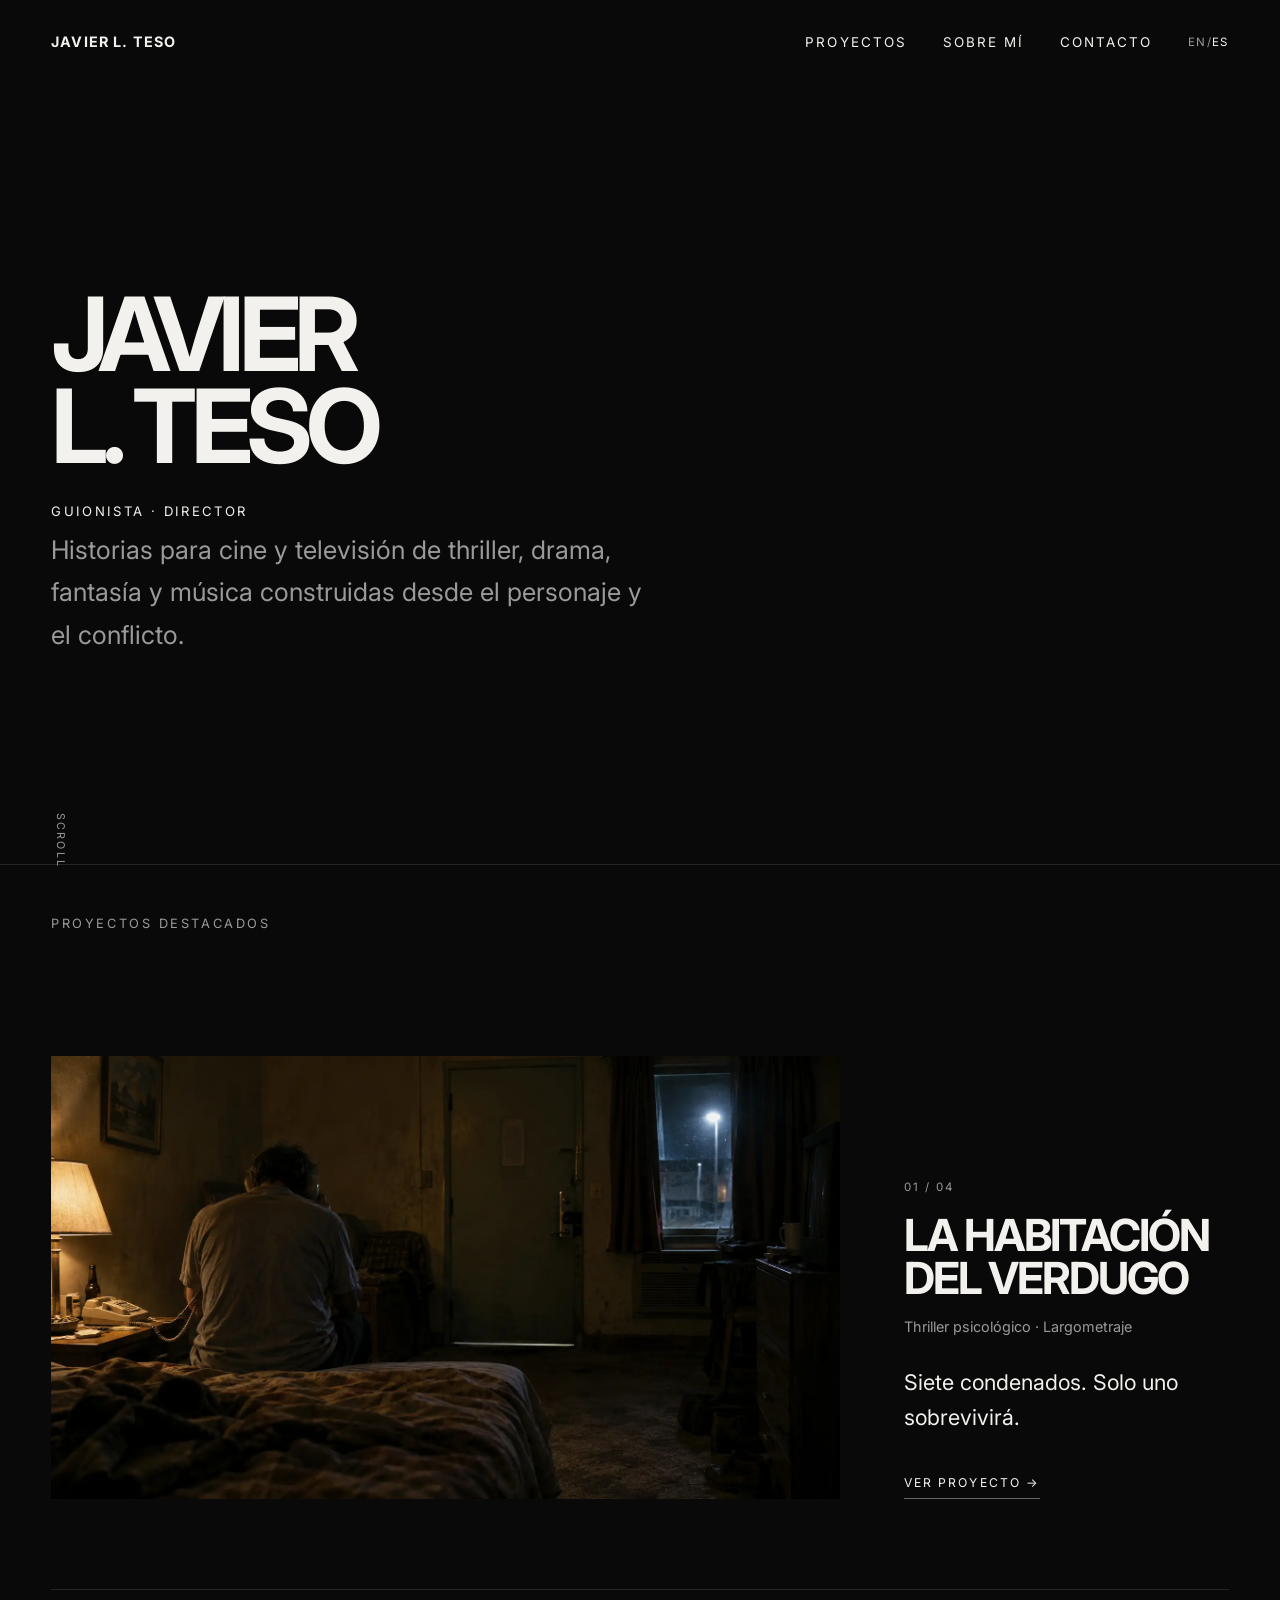
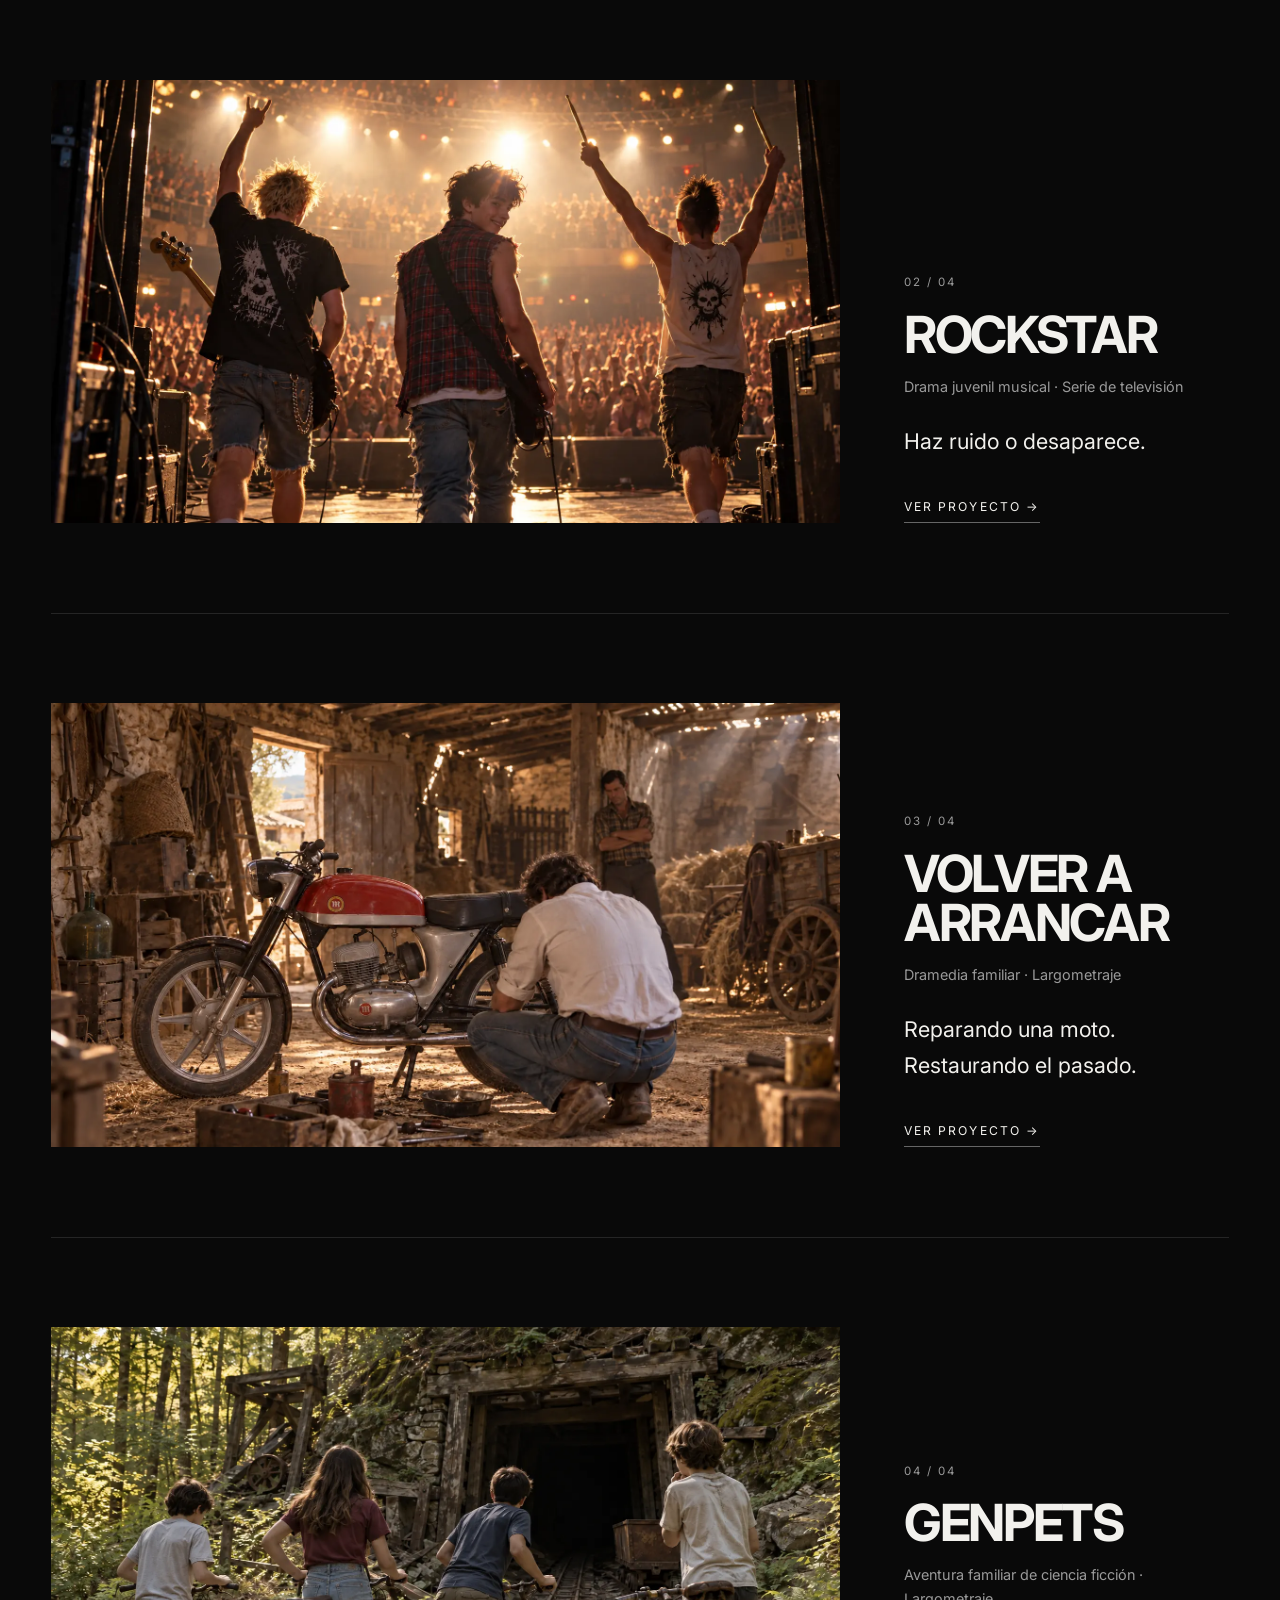
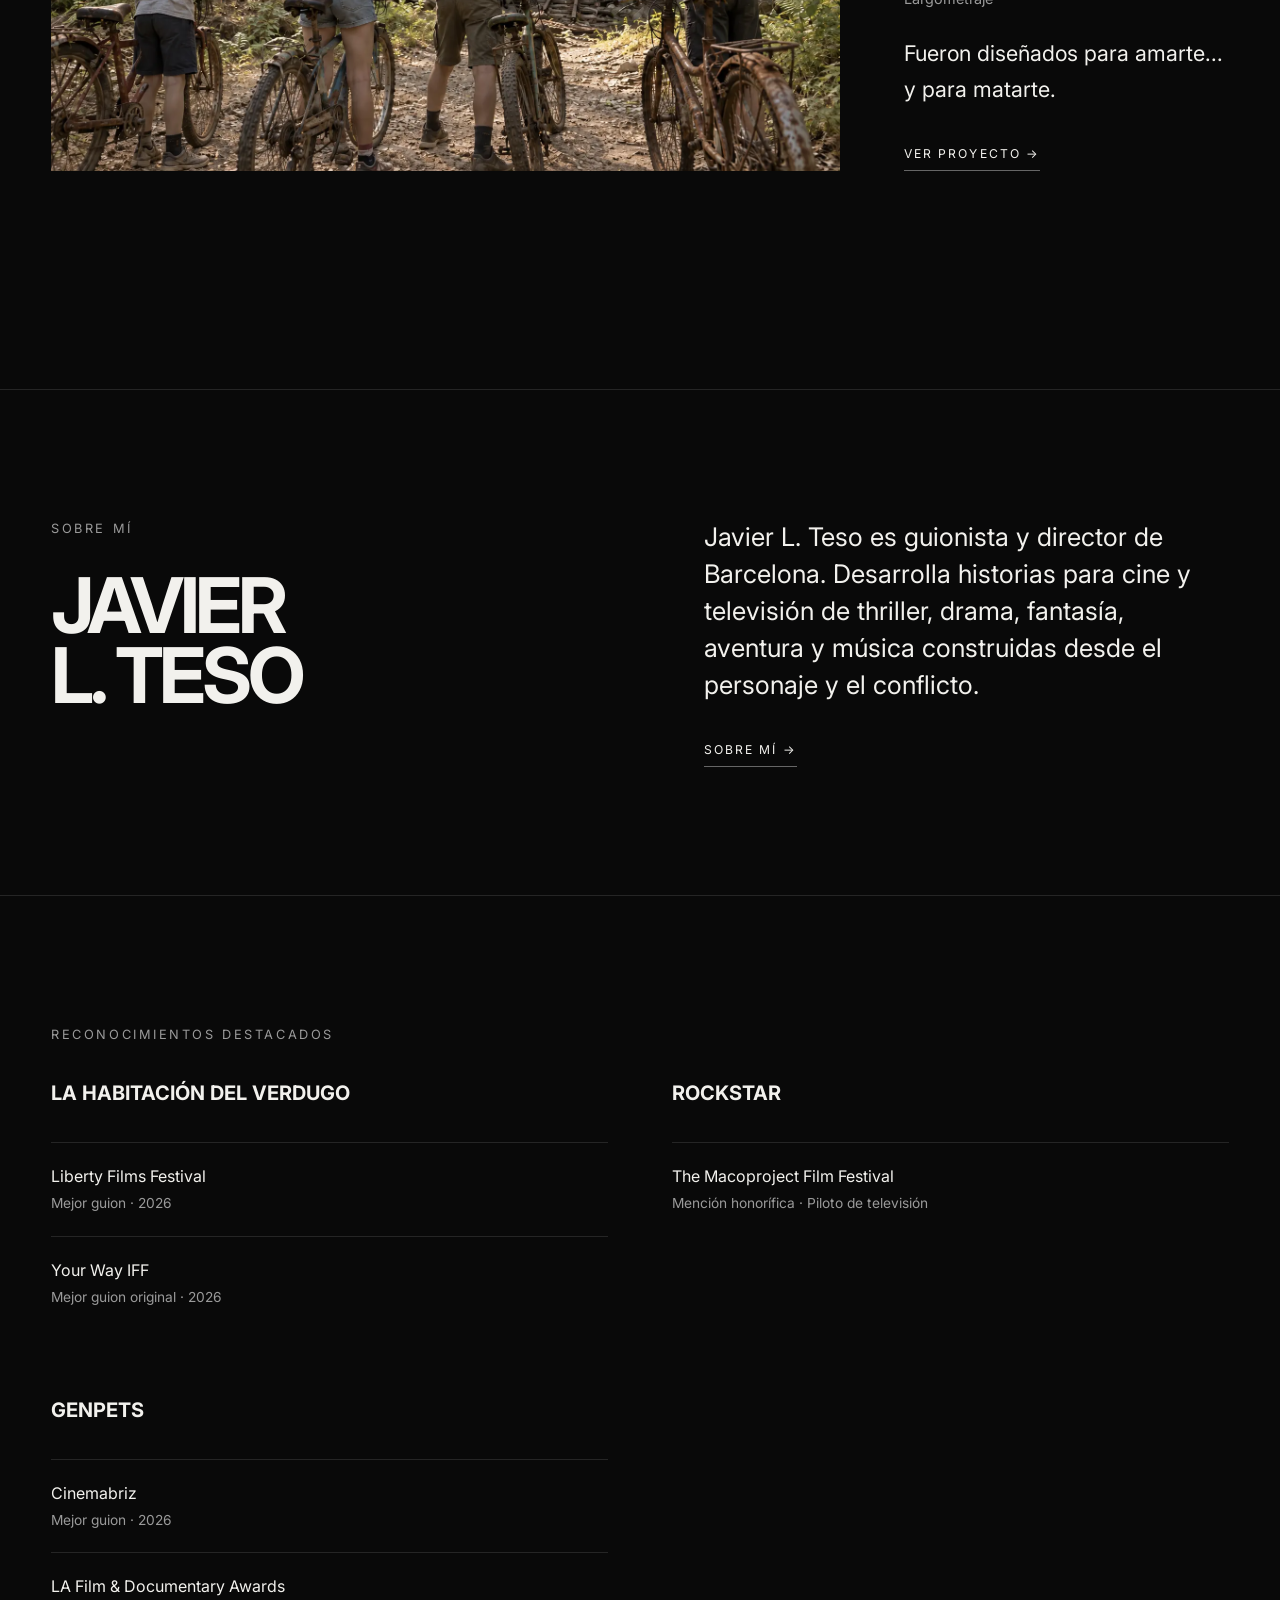
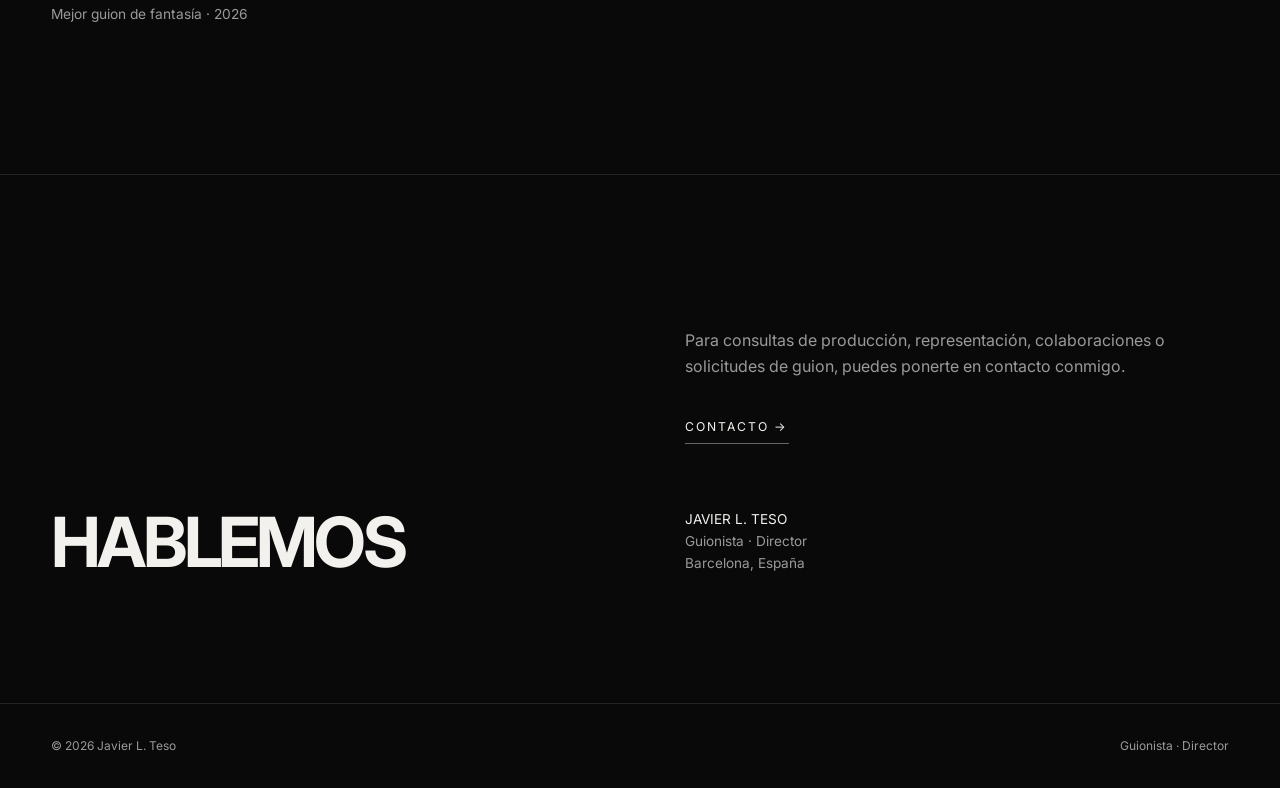
<file: index.html>
<!doctype html>
<html lang="es">
<head>
<meta charset="utf-8">
<meta name="viewport" content="width=device-width,initial-scale=1">
<title>Javier L. Teso — Guionista y director</title>
<meta name="description" content="Web oficial de Javier L. Teso, guionista y director en Barcelona. Descubre La habitación del verdugo, Rockstar, Volver a arrancar y Genpets.">
<meta property="og:title" content="Javier L. Teso — Guionista y director">
<meta property="og:description" content="Proyectos de cine y televisión: La habitación del verdugo, Rockstar, Volver a arrancar y Genpets.">
<meta property="og:locale" content="es_ES">
<meta property="og:type" content="website">
<meta property="og:url" content="https://javierteso.com/">
<meta property="og:image" content="https://javierteso.com/assets/javier-social-preview.jpg">
<meta property="og:image:alt" content="Javier L. Teso, guionista y director. La habitación del verdugo, Rockstar, Volver a arrancar y Genpets.">
<link rel="canonical" href="https://javierteso.com/">
<meta property="og:image:width" content="1200">
<meta property="og:image:height" content="630">
<meta name="twitter:card" content="summary_large_image">
<meta name="twitter:image" content="https://javierteso.com/assets/javier-social-preview.jpg">
<link rel="icon" type="image/svg+xml" href="/favicon.svg?v=2">
<link rel="stylesheet" href="/styles.css">
</head>
<body data-page="home">
<header class="site-header">
<nav class="nav shell" aria-label="Main navigation" data-i18n-aria="nav.label">
<a class="brand" href="/">JAVIER L. TESO</a>
<button class="menu-button" aria-label="Open menu" data-i18n-aria="nav.open" aria-expanded="false">
<span>
</span>
<span>
</span>
</button>
<div class="nav-links">
<a href="/#work" data-i18n="nav.work">WORK</a>
<a href="/about/" data-i18n="nav.about">ABOUT</a>
<a href="/contact/" data-i18n="nav.contact">CONTACT</a>
</div>
<button class="language-toggle" type="button" aria-label="Switch to Spanish" data-i18n-aria="language.switch"><span class="lang-en">EN</span><span aria-hidden="true">/</span><span class="lang-es">ES</span></button>
</nav>
</header>
<main class="home-page">
<section class="home-hero shell">
<div class="reveal">
<h1>JAVIER<br>L. TESO</h1>
<p class="role" data-i18n="general.role">SCREENWRITER · DIRECTOR</p>
<p class="hero-statement" data-i18n="home.hero.statement">Character-driven stories for film and television across thriller, drama, fantasy and music.</p>
</div>
<span class="scroll-mark">SCROLL</span>
</section>
<section class="section work shell" id="work">
<p class="eyebrow" data-i18n="home.work.label">Selected work</p>
<article class="project-block reveal">
<a class="project-image" href="/la-habitacion-del-verdugo/">
<img width="1672" height="941" loading="lazy" decoding="async" src="/assets/victor-home.webp" srcset="/assets/victor-home-840.webp 840w, /assets/victor-home.webp 1672w" sizes="(max-width:800px) 100vw, 70vw" alt="Víctor sits with his back to us on a motel bed beside the telephone." data-i18n-alt="alt.verdugo.home">
</a>
<div class="project-copy">
<span class="count">01 / 04</span>
<h2 data-i18n-html="title.verdugo">THE EXECUTIONER'S<br>ROOM</h2>
<p class="meta" data-i18n="genre.verdugo">Psychological Thriller · Feature Film</p>
<p class="tagline" data-i18n="tagline.verdugo">Seven condemned. Only one will survive.</p>
<a class="text-link" href="/la-habitacion-del-verdugo/" data-i18n="general.viewProject">VIEW PROJECT →</a>
</div>
</article>
<article class="project-block reveal">
<a class="project-image" href="/rockstar/">
<img width="1672" height="941" loading="lazy" decoding="async" src="/assets/rockstar-hero.webp" srcset="/assets/rockstar-hero-840.webp 840w, /assets/rockstar-hero.webp 1672w" sizes="(max-width:800px) 100vw, 70vw" alt="Teacher’s Pet walk towards a blinding stage as the crowd waits beyond." data-i18n-alt="alt.rockstar.home">
</a>
<div class="project-copy">
<span class="count">02 / 04</span>
<h2>ROCKSTAR</h2>
<p class="meta" data-i18n="genre.rockstar">Youth Musical Drama · Television Series</p>
<p class="tagline" data-i18n="tagline.rockstar">Make noise or disappear.</p>
<a class="text-link" href="/rockstar/" data-i18n="general.viewProject">VIEW PROJECT →</a>
</div>
</article>
<article class="project-block reveal">
<a class="project-image" href="/volver-a-arrancar/">
<img width="1672" height="941" loading="lazy" decoding="async" src="/assets/volver-home-corral.webp" srcset="/assets/volver-home-corral-840.webp 840w, /assets/volver-home-corral.webp 1672w" sizes="(max-width:800px) 100vw, 70vw" alt="Toño repairs the Montesa in the family corral while Felipe watches from the background." data-i18n-alt="alt.volver.home">
</a>
<div class="project-copy">
<span class="count">03 / 04</span>
<h2 data-i18n-html="title.volver">BACK IN<br>GEAR</h2>
<p class="meta" data-i18n="genre.volver">Family Dramedy · Feature Film</p>
<p class="tagline" data-i18n="tagline.volver">Repairing a motorcycle. Restoring the past.</p>
<a class="text-link" href="/volver-a-arrancar/" data-i18n="general.viewProject">VIEW PROJECT →</a>
</div>
</article>
<article class="project-block reveal">
<a class="project-image" href="/genpets/">
<img width="1672" height="941" loading="lazy" decoding="async" src="/assets/genpets-home-mine.webp" srcset="/assets/genpets-home-mine-840.webp 840w, /assets/genpets-home-mine.webp 1672w" sizes="(max-width:800px) 100vw, 70vw" alt="Four friends leave their bicycles outside an abandoned mine." data-i18n-alt="alt.genpets.home">
</a>
<div class="project-copy">
<span class="count">04 / 04</span>
<h2>GENPETS</h2>
<p class="meta" data-i18n="genre.genpets">Family Sci-Fi Adventure · Feature Film</p>
<p class="tagline" data-i18n="tagline.genpets">Designed to love you... and to kill you.</p>
<a class="text-link" href="/genpets/" data-i18n="general.viewProject">VIEW PROJECT →</a>
</div>
</article>
</section>
<section class="section shell">
<div class="split reveal">
<div>
<p class="eyebrow" data-i18n="nav.about">ABOUT</p>
<h2>JAVIER<br>L. TESO</h2>
</div>
<div>
<p class="lead" data-i18n="home.about.preview">Javier L. Teso is a Barcelona-based screenwriter and director developing character-driven stories for film and television across thriller, drama, fantasy, adventure and music.</p>
<a class="text-link" href="/about/" data-i18n="general.aboutLink">ABOUT →</a>
</div>
</div>
</section>
<section class="section shell">
<p class="eyebrow" data-i18n="home.recognition.label">Selected recognition</p>
<div class="recognition-grid reveal">
<div class="recognition">
<h3 data-i18n="title.verdugoPlain">THE EXECUTIONER'S ROOM</h3>
<div class="award">
<p>Liberty Films Festival</p>
<span data-i18n="award.bestScreenplay">Best Screenplay · 2026</span>
</div>
<div class="award">
<p>Your Way IFF</p>
<span data-i18n="award.bestOriginal">Best Original Screenplay · 2026</span>
</div>
</div>
<div class="recognition">
<h3>ROCKSTAR</h3>
<div class="award">
<p>The Macoproject Film Festival</p>
<span data-i18n="award.rockstarMention">Honorable Mention · Television Pilot</span>
</div>
</div>
<div class="recognition">
<h3>GENPETS</h3>
<div class="award">
<p>Cinemabriz</p>
<span data-i18n="award.bestScreenplay">Best Screenplay · 2026</span>
</div>
<div class="award">
<p>LA Film &amp; Documentary Awards</p>
<span data-i18n="award.bestFantasy">Best Fantasy Screenplay · 2026</span>
</div>
</div>
</div>
</section>
<section class="section shell">
<div class="contact-banner reveal">
<h2 data-i18n-html="contact.heading">LET'S<br>TALK</h2>
<div class="contact-copy">
<p data-i18n="contact.intro">For production enquiries, representation, collaborations or screenplay requests, feel free to get in touch.</p>
<a class="text-link" href="/contact/" data-i18n="general.contactLink">CONTACT →</a>
<div class="signature">JAVIER L. TESO<span data-i18n-html="general.signature">Screenwriter · Director<br>Barcelona, Spain</span>
</div>
</div>
</div>
</section>
</main>
<footer class="footer">
<div class="shell">
<span>© 2026 Javier L. Teso</span>
<span data-i18n="general.roleTitle">Screenwriter · Director</span>
</div>
</footer>
<script src="/site.js">
</script>
</body>
</html>
</file>
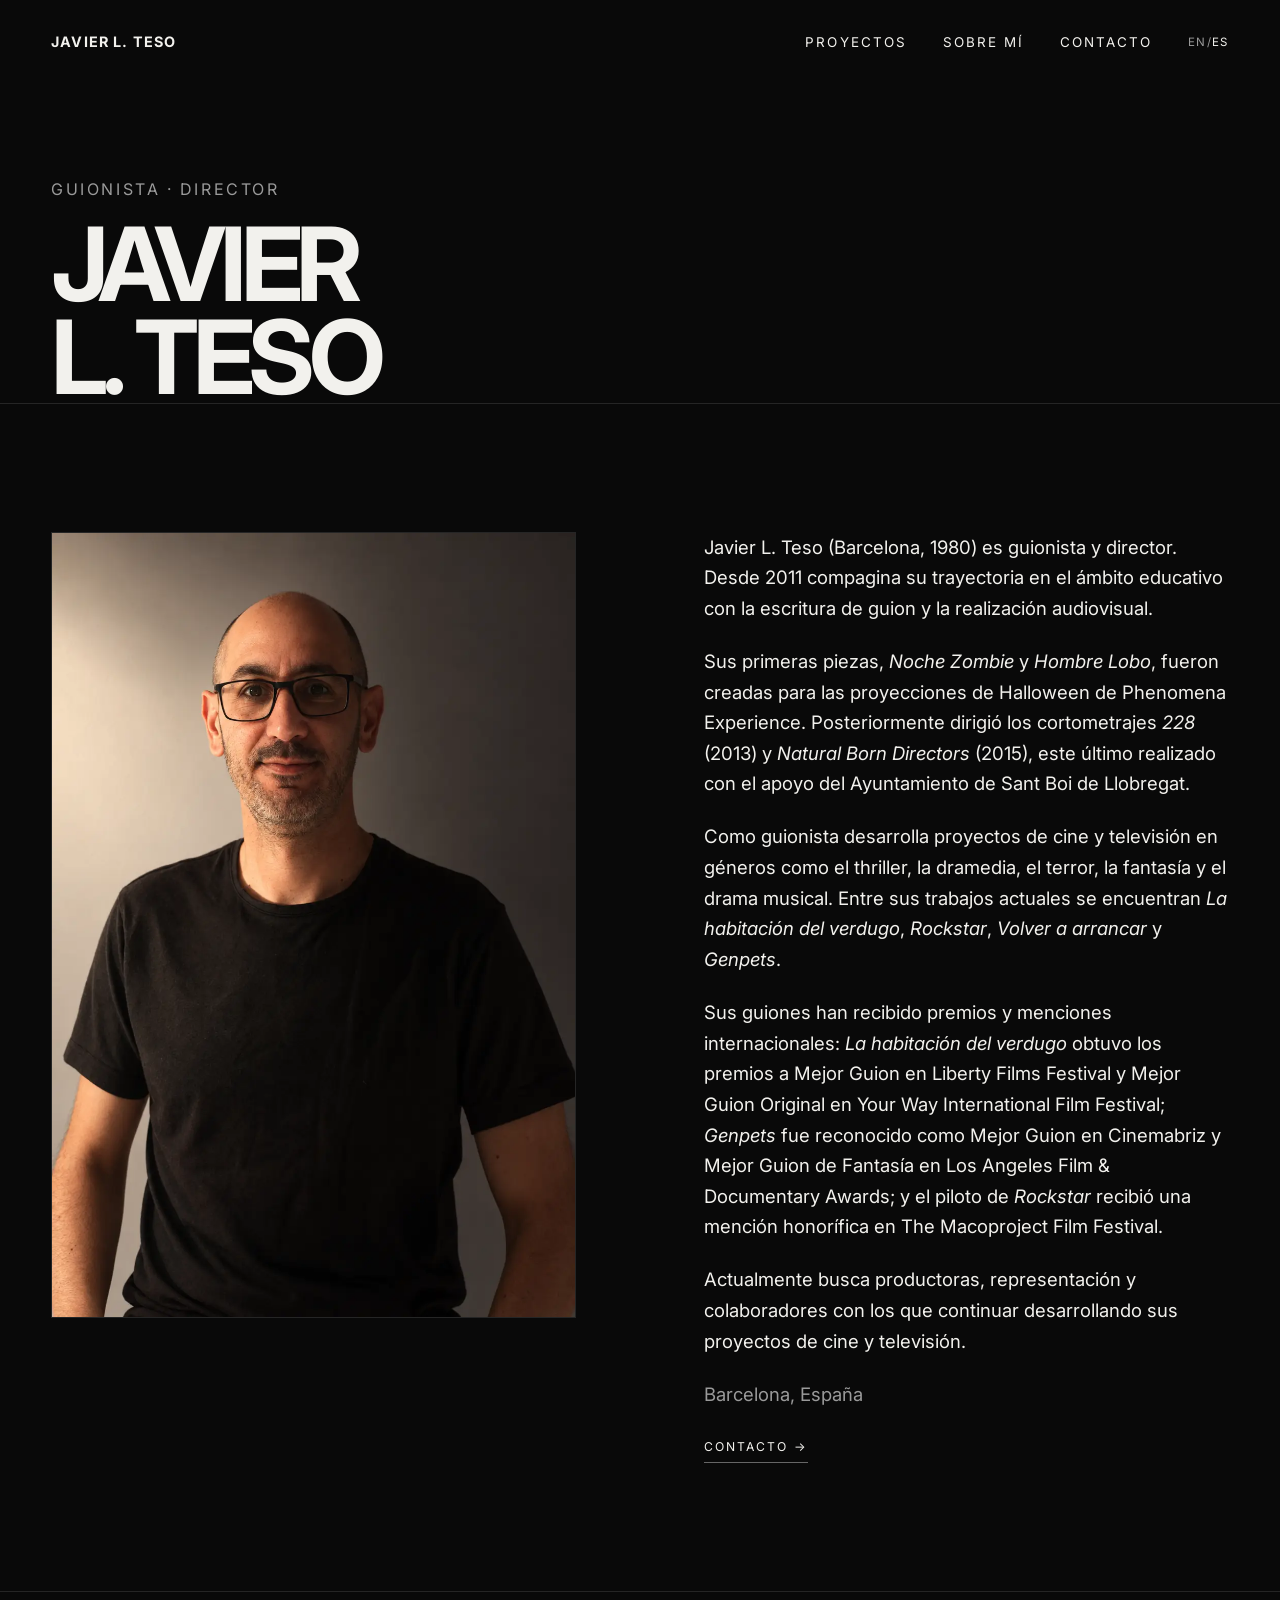
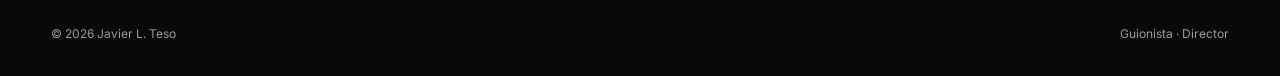
<file: about/index.html>
<!doctype html>
<html lang="en">
<head>
<meta charset="utf-8">
<meta name="viewport" content="width=device-width,initial-scale=1">
<title>About — Javier L. Teso</title>
<meta name="description" content="About Barcelona-based screenwriter and director Javier L. Teso.">
<meta property="og:title" content="About — Javier L. Teso">
<meta property="og:description" content="Screenwriter and director developing character-driven feature films.">
<meta property="og:type" content="profile">
<meta property="og:url" content="https://javierteso.com/about/">
<meta property="og:image" content="https://javierteso.com/assets/javier-profile.webp">
<link rel="canonical" href="https://javierteso.com/about/">
<meta name="twitter:card" content="summary_large_image">
<link rel="icon" type="image/svg+xml" href="/favicon.svg?v=2">
<link rel="stylesheet" href="/styles.css">
</head>
<body data-page="about">
<header class="site-header">
<nav class="nav shell" aria-label="Main navigation" data-i18n-aria="nav.label">
<a class="brand" href="/">JAVIER L. TESO</a>
<button class="menu-button" aria-label="Open menu" data-i18n-aria="nav.open" aria-expanded="false">
<span>
</span>
<span>
</span>
</button>
<div class="nav-links">
<a href="/#work" data-i18n="nav.work">WORK</a>
<a href="/about/" data-i18n="nav.about">ABOUT</a>
<a href="/contact/" data-i18n="nav.contact">CONTACT</a>
</div>
<button class="language-toggle" type="button" aria-label="Switch to Spanish" data-i18n-aria="language.switch"><span class="lang-en">EN</span><span aria-hidden="true">/</span><span class="lang-es">ES</span></button>
</nav>
</header>
<main class="about-page">
<section class="shell about-heading">
<p data-i18n="general.role">SCREENWRITER · DIRECTOR</p>
<h1>JAVIER<br>L. TESO</h1>
</section>
<section class="section shell">
<div class="split">
<div class="about-photo">
<img width="1024" height="1536" loading="lazy" decoding="async" src="/assets/javier-profile.webp" alt="Portrait of screenwriter and director Javier L. Teso." data-i18n-alt="alt.about.profile">
</div>
<div class="bio">
<div data-i18n-html="about.bio"><p>Javier L. Teso (Barcelona, 1980) is a screenwriter and director whose work spans film and television across thriller, drama, fantasy, adventure and music. Since 2011, he has combined his career in education with screenwriting and filmmaking.</p><p>His early audiovisual work includes <em>Noche Zombie</em> and <em>Hombre Lobo</em>, created for Phenomena Experience Halloween screenings. He later directed the short films <em>228</em> (2013) and <em>Natural Born Directors</em> (2015), the latter made with support from Sant Boi de Llobregat City Council.</p><p>His current projects include the feature films <em>The Executioner's Room</em>, <em>Back in Gear</em> and <em>Genpets</em>, and the television series <em>Rockstar</em>. His screenplays have received awards and honorable mentions at Liberty Films Festival, Your Way International Film Festival, Cinemabriz, the Los Angeles Film &amp; Documentary Awards and The Macoproject Film Festival.</p><p>He is currently seeking production partners, representation and collaborators for his film and television projects.</p><p class="meta">Barcelona, Spain</p></div>
<a class="text-link" href="/contact/" data-i18n="general.contactLink">CONTACT →</a>
</div>
</div>
</section>
</main>
<footer class="footer">
<div class="shell">
<span>© 2026 Javier L. Teso</span>
<span data-i18n="general.roleTitle">Screenwriter · Director</span>
</div>
</footer>
<script src="/site.js">
</script>
</body>
</html>
</file>
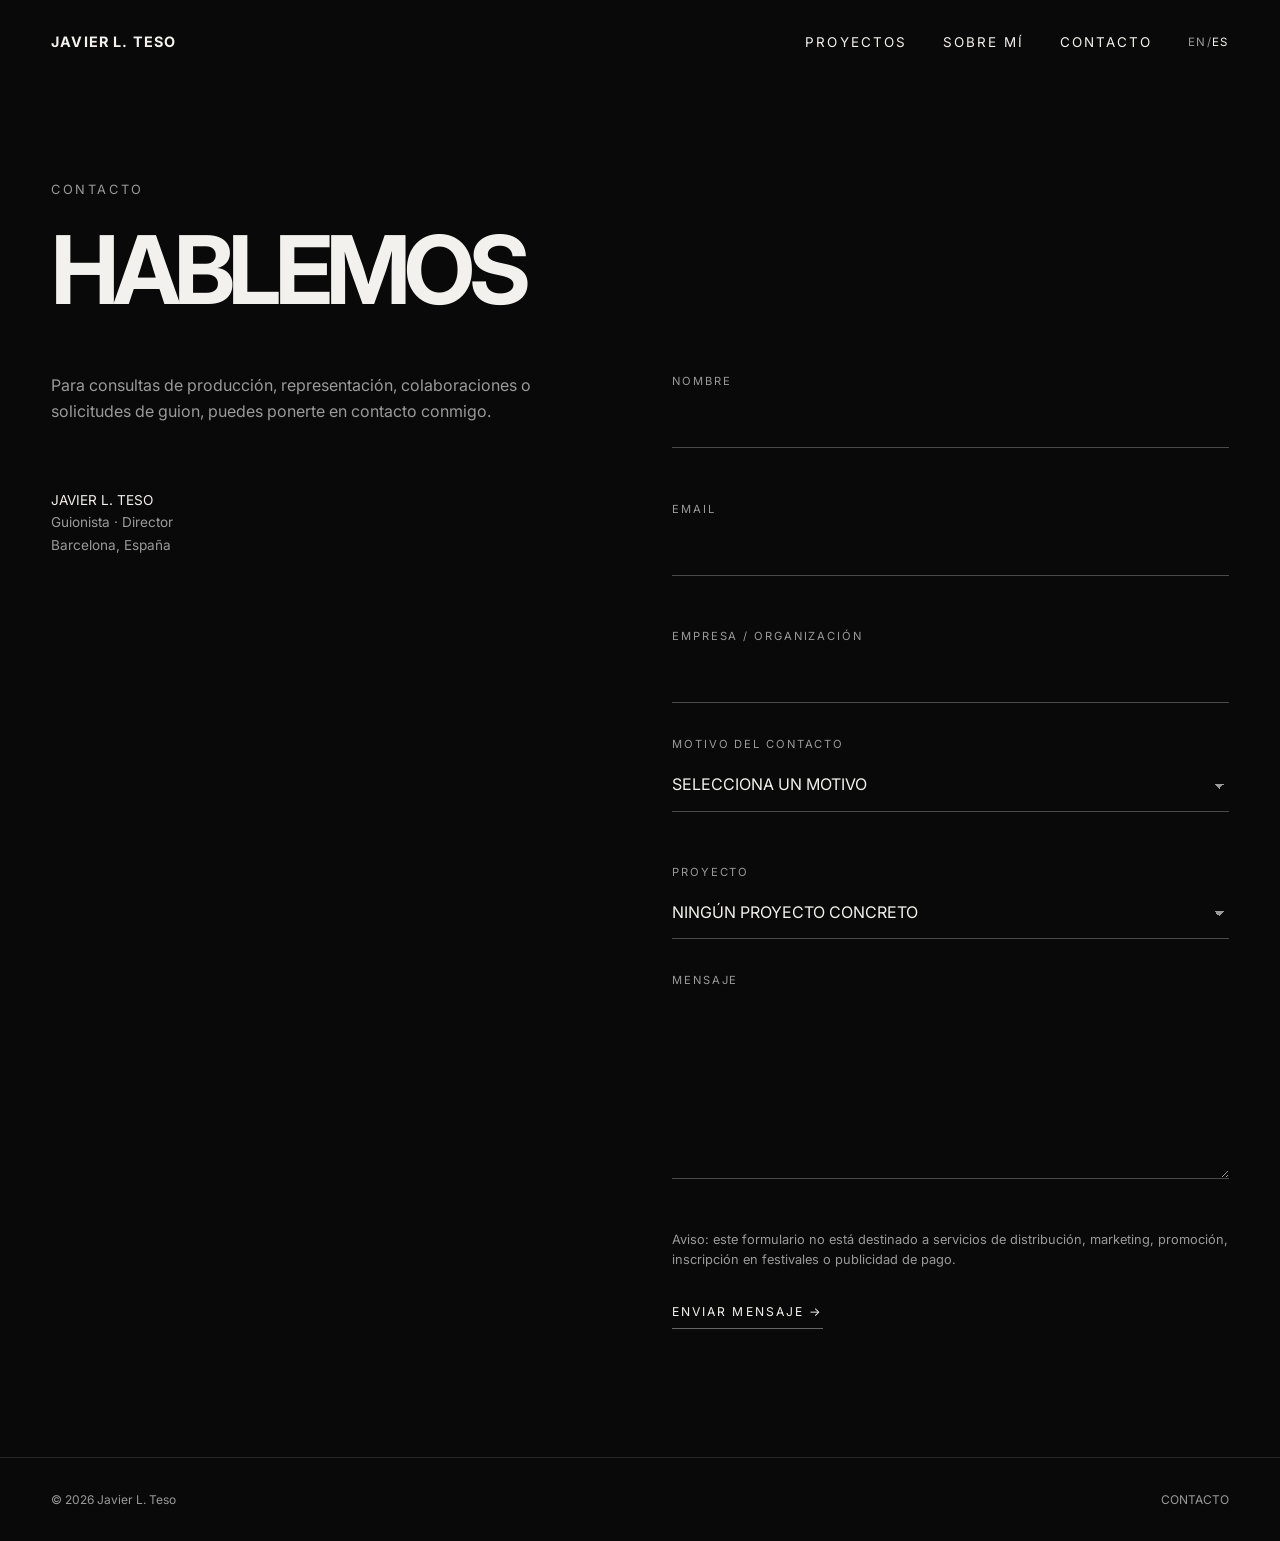
<file: contact/index.html>
<!doctype html>
<html lang="en">
<head>
<meta charset="utf-8">
<meta name="viewport" content="width=device-width,initial-scale=1">
<title>Contact — Javier L. Teso</title>
<meta name="description" content="Contact screenwriter and director Javier L. Teso.">
<meta property="og:title" content="Contact — Javier L. Teso">
<meta property="og:description" content="Production enquiries, representation, collaborations and screenplay requests.">
<meta property="og:type" content="website">
<meta property="og:url" content="https://javierteso.com/contact/">
<meta property="og:image" content="https://javierteso.com/assets/javier-profile.webp">
<link rel="canonical" href="https://javierteso.com/contact/">
<meta name="twitter:card" content="summary_large_image">
<link rel="icon" type="image/svg+xml" href="/favicon.svg?v=2">
<link rel="stylesheet" href="/styles.css">
</head>
<body data-page="contact">
<header class="site-header">
<nav class="nav shell" aria-label="Main navigation" data-i18n-aria="nav.label">
<a class="brand" href="/">JAVIER L. TESO</a>
<button class="menu-button" aria-label="Open menu" data-i18n-aria="nav.open" aria-expanded="false">
<span>
</span>
<span>
</span>
</button>
<div class="nav-links">
<a href="/#work" data-i18n="nav.work">WORK</a>
<a href="/about/" data-i18n="nav.about">ABOUT</a>
<a href="/contact/" data-i18n="nav.contact">CONTACT</a>
</div>
<button class="language-toggle" type="button" aria-label="Switch to Spanish" data-i18n-aria="language.switch"><span class="lang-en">EN</span><span aria-hidden="true">/</span><span class="lang-es">ES</span></button>
</nav>
</header>
<main class="contact-page">
<section class="shell">
<p class="eyebrow" data-i18n="nav.contact">CONTACT</p>
<h1 data-i18n="contact.headingPlain">LET'S TALK</h1>
<div class="contact-details">
<div>
<p data-i18n="contact.intro">For production enquiries, representation, collaborations or screenplay requests, feel free to get in touch.</p>
<div class="signature">JAVIER L. TESO<span data-i18n-html="general.signature">Screenwriter · Director<br>Barcelona, Spain</span>
</div>
</div>
<form class="contact-form" id="contact-form" action="https://formspree.io/f/xnpnvwpd" method="POST" novalidate>
<div class="form-field"><label for="contact-name" data-i18n="contact.name">NAME</label><input id="contact-name" name="name" type="text" autocomplete="name" maxlength="120" required><span class="field-error" data-error-for="name" aria-live="polite"></span></div>
<div class="form-field"><label for="contact-email" data-i18n="contact.email">EMAIL</label><input id="contact-email" name="email" type="email" autocomplete="email" maxlength="254" required><span class="field-error" data-error-for="email" aria-live="polite"></span></div>
<div class="form-field"><label for="contact-company" data-i18n="contact.company">COMPANY / ORGANISATION <span data-i18n="contact.optional">(OPTIONAL)</span></label><input id="contact-company" name="company" type="text" autocomplete="organization" maxlength="160"></div>
<div class="form-field"><label for="contact-reason" data-i18n="contact.reason">REASON FOR CONTACT</label><select id="contact-reason" name="reason" required><option value="" data-i18n="contact.reason.placeholder">SELECT A REASON</option><option value="Production enquiry" data-i18n="contact.reason.production">Production enquiry</option><option value="Representation" data-i18n="contact.reason.representation">Representation</option><option value="Collaboration" data-i18n="contact.reason.collaboration">Collaboration</option><option value="Screenplay / pitch deck request" data-i18n="contact.reason.materials">Screenplay / pitch deck request</option><option value="Other professional enquiry" data-i18n="contact.reason.other">Other professional enquiry</option></select><span class="field-error" data-error-for="reason" aria-live="polite"></span></div>
<div class="form-field"><label for="contact-project" data-i18n="contact.project">PROJECT <span data-i18n="contact.optional">(OPTIONAL)</span></label><select id="contact-project" name="project"><option value="" data-i18n="contact.project.placeholder">NO SPECIFIC PROJECT</option><option value="The Executioner's Room" data-i18n="contact.project.verdugo">The Executioner's Room</option><option value="Back in Gear" data-i18n="contact.project.volver">Back in Gear</option><option value="Genpets">Genpets</option><option value="Rockstar">Rockstar</option></select></div>
<div class="form-field"><label for="contact-message" data-i18n="contact.message">MESSAGE</label><textarea id="contact-message" name="message" rows="6" maxlength="5000" required></textarea><span class="field-error" data-error-for="message" aria-live="polite"></span></div>
<div class="form-honeypot" aria-hidden="true"><label for="contact-website">Website</label><input id="contact-website" name="_gotcha" type="text" tabindex="-1" autocomplete="off"></div>
<input type="hidden" name="_subject" value="New professional enquiry — Javier L. Teso">
<p class="contact-filter" data-i18n="contact.filter">Please note: this form is not intended for distribution, marketing, promotional, festival submission or paid publicity services.</p>
<div class="form-status" id="form-status" role="status" aria-live="polite" hidden></div>
<button class="form-submit" type="submit" data-i18n="contact.submit">SEND MESSAGE →</button>
</form>
</div>
</section>
</main>
<footer class="footer">
<div class="shell">
<span>© 2026 Javier L. Teso</span>
<a href="/contact/" data-i18n="nav.contact">CONTACT</a>
</div>
</footer>
<script src="/site.js">
</script>
</body>
</html>
</file>
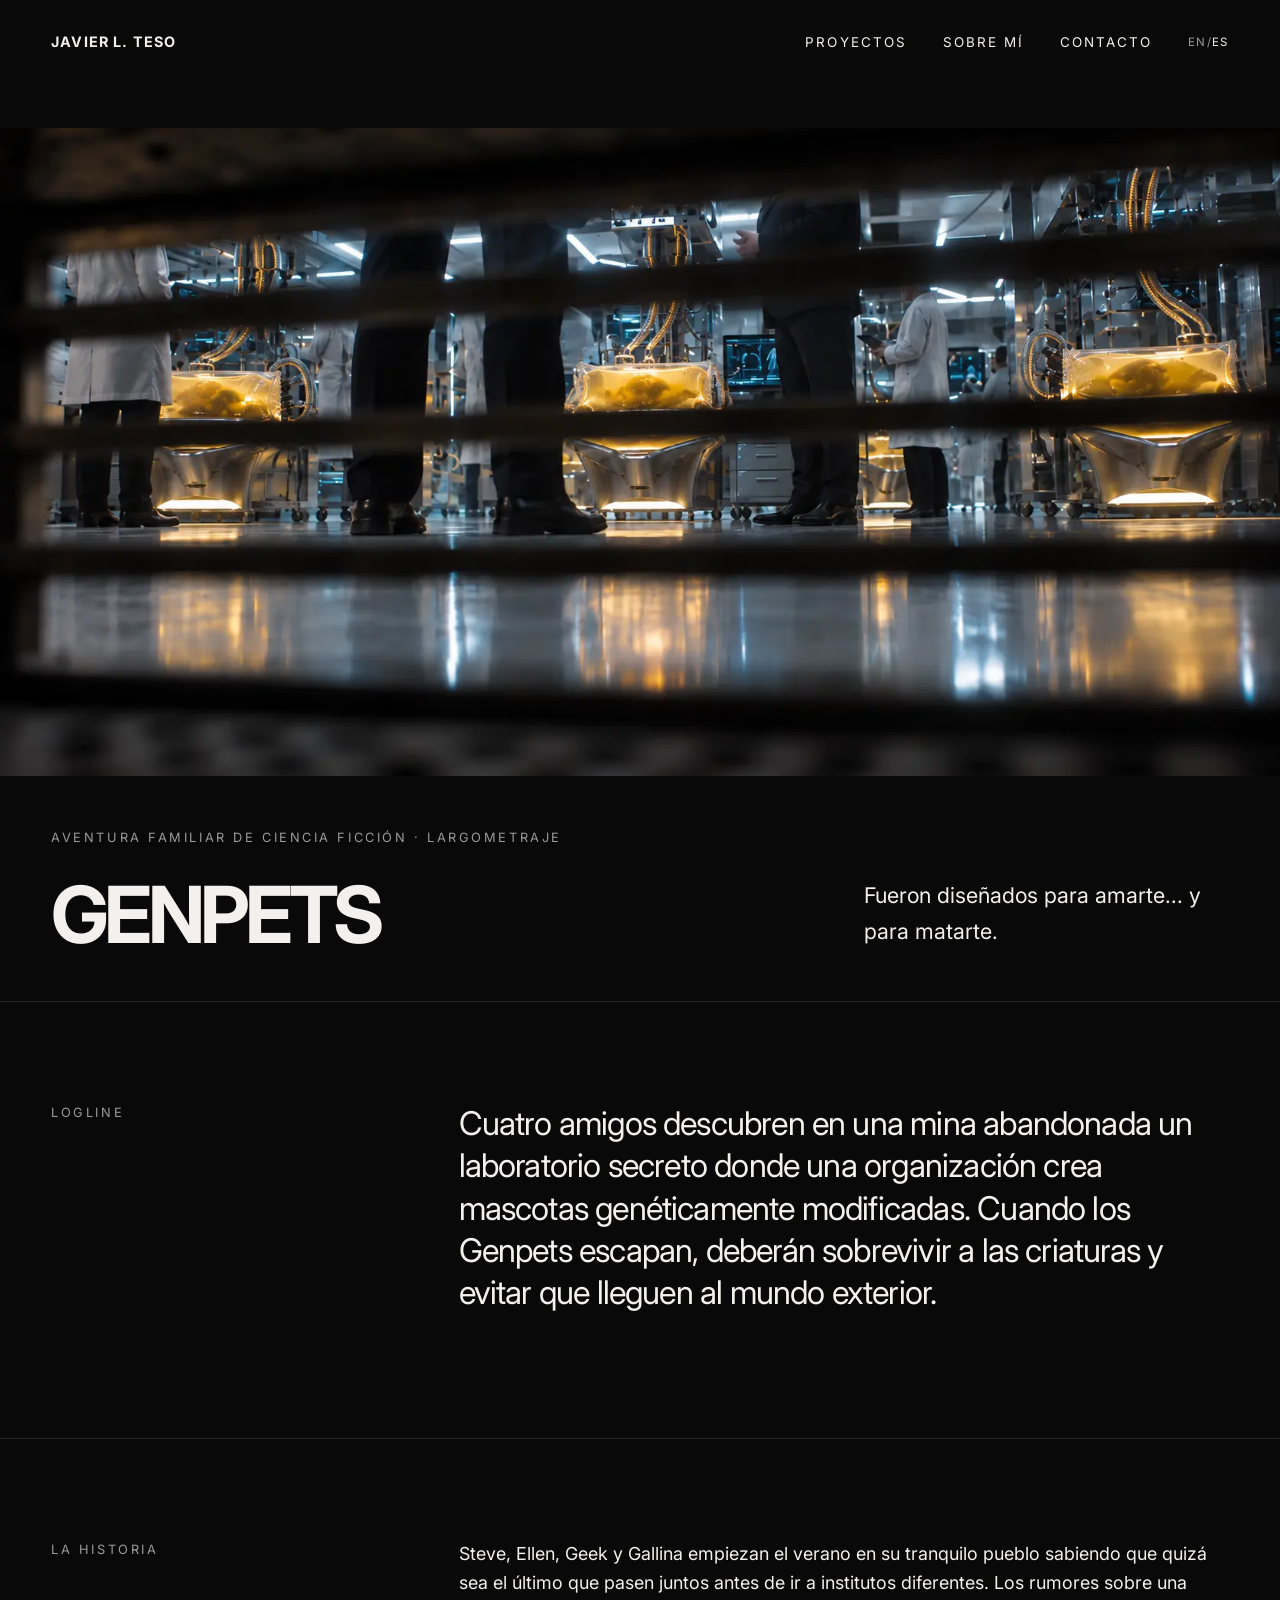
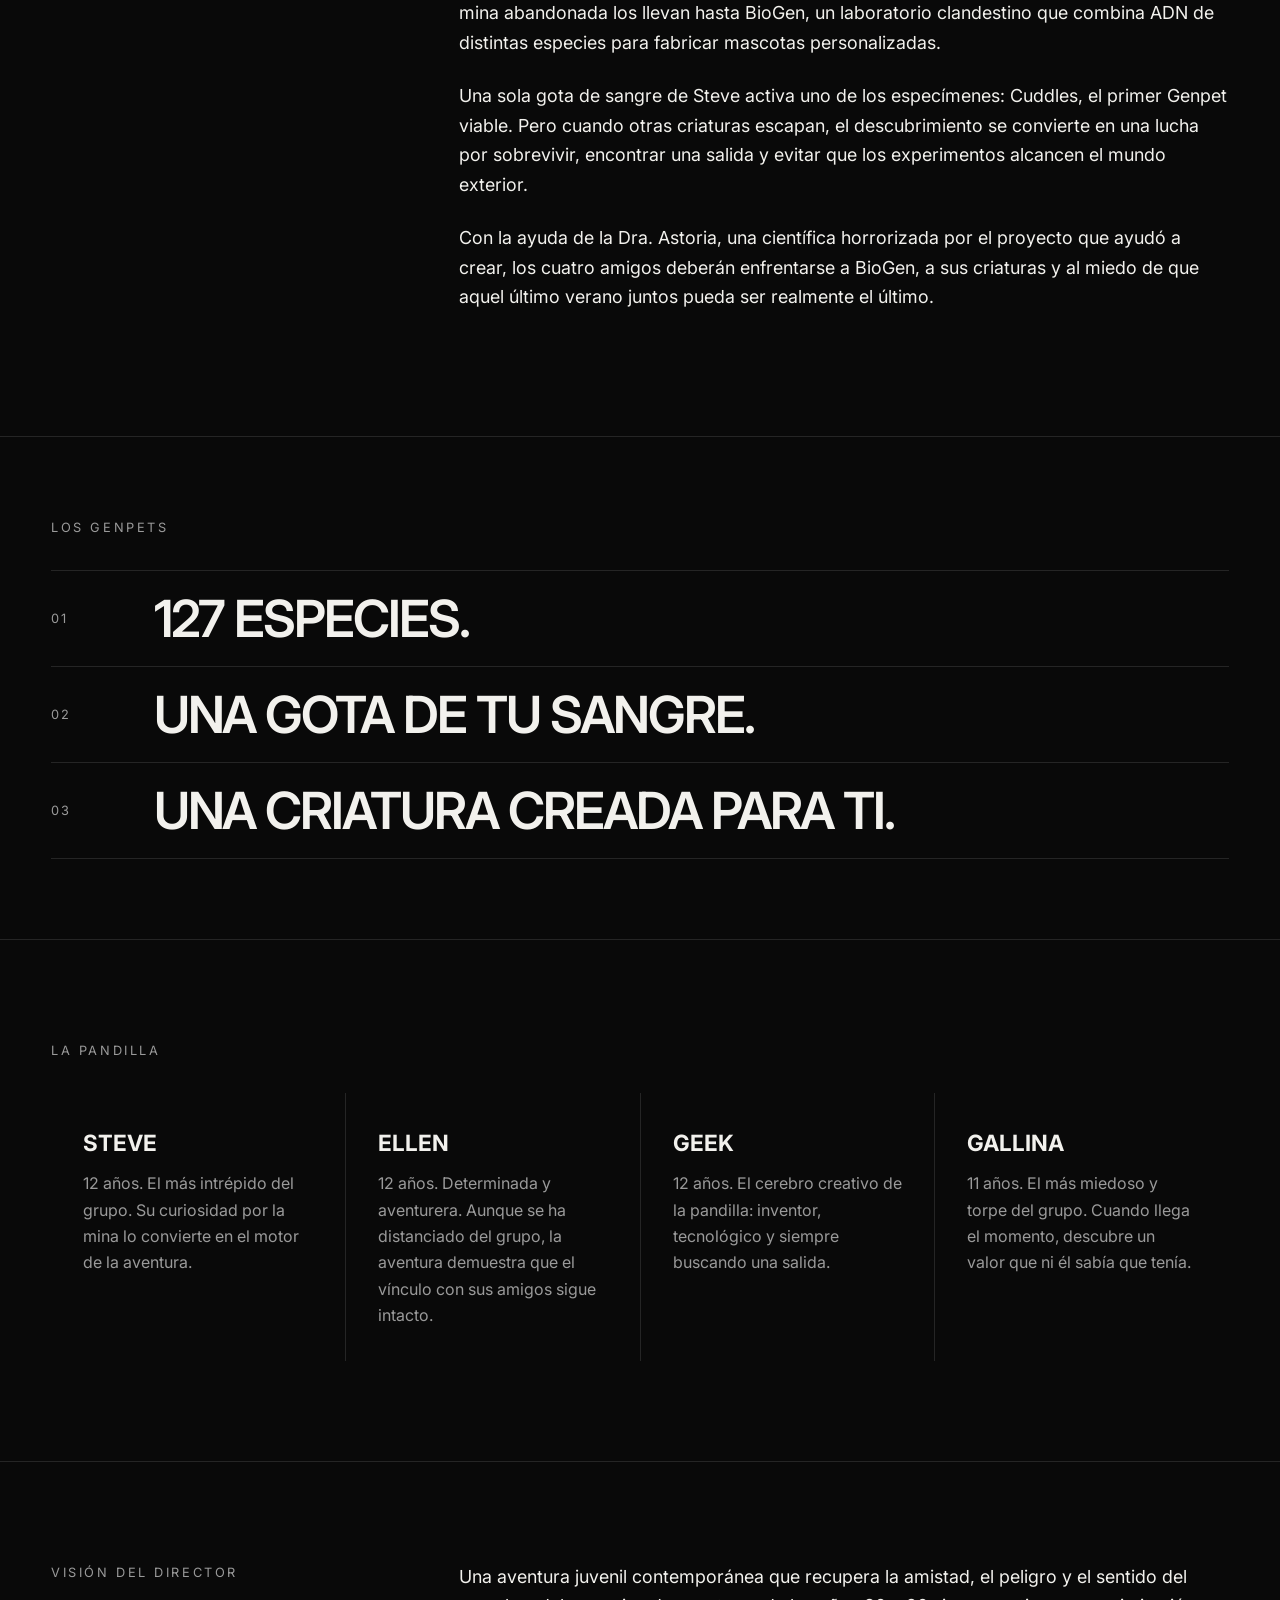
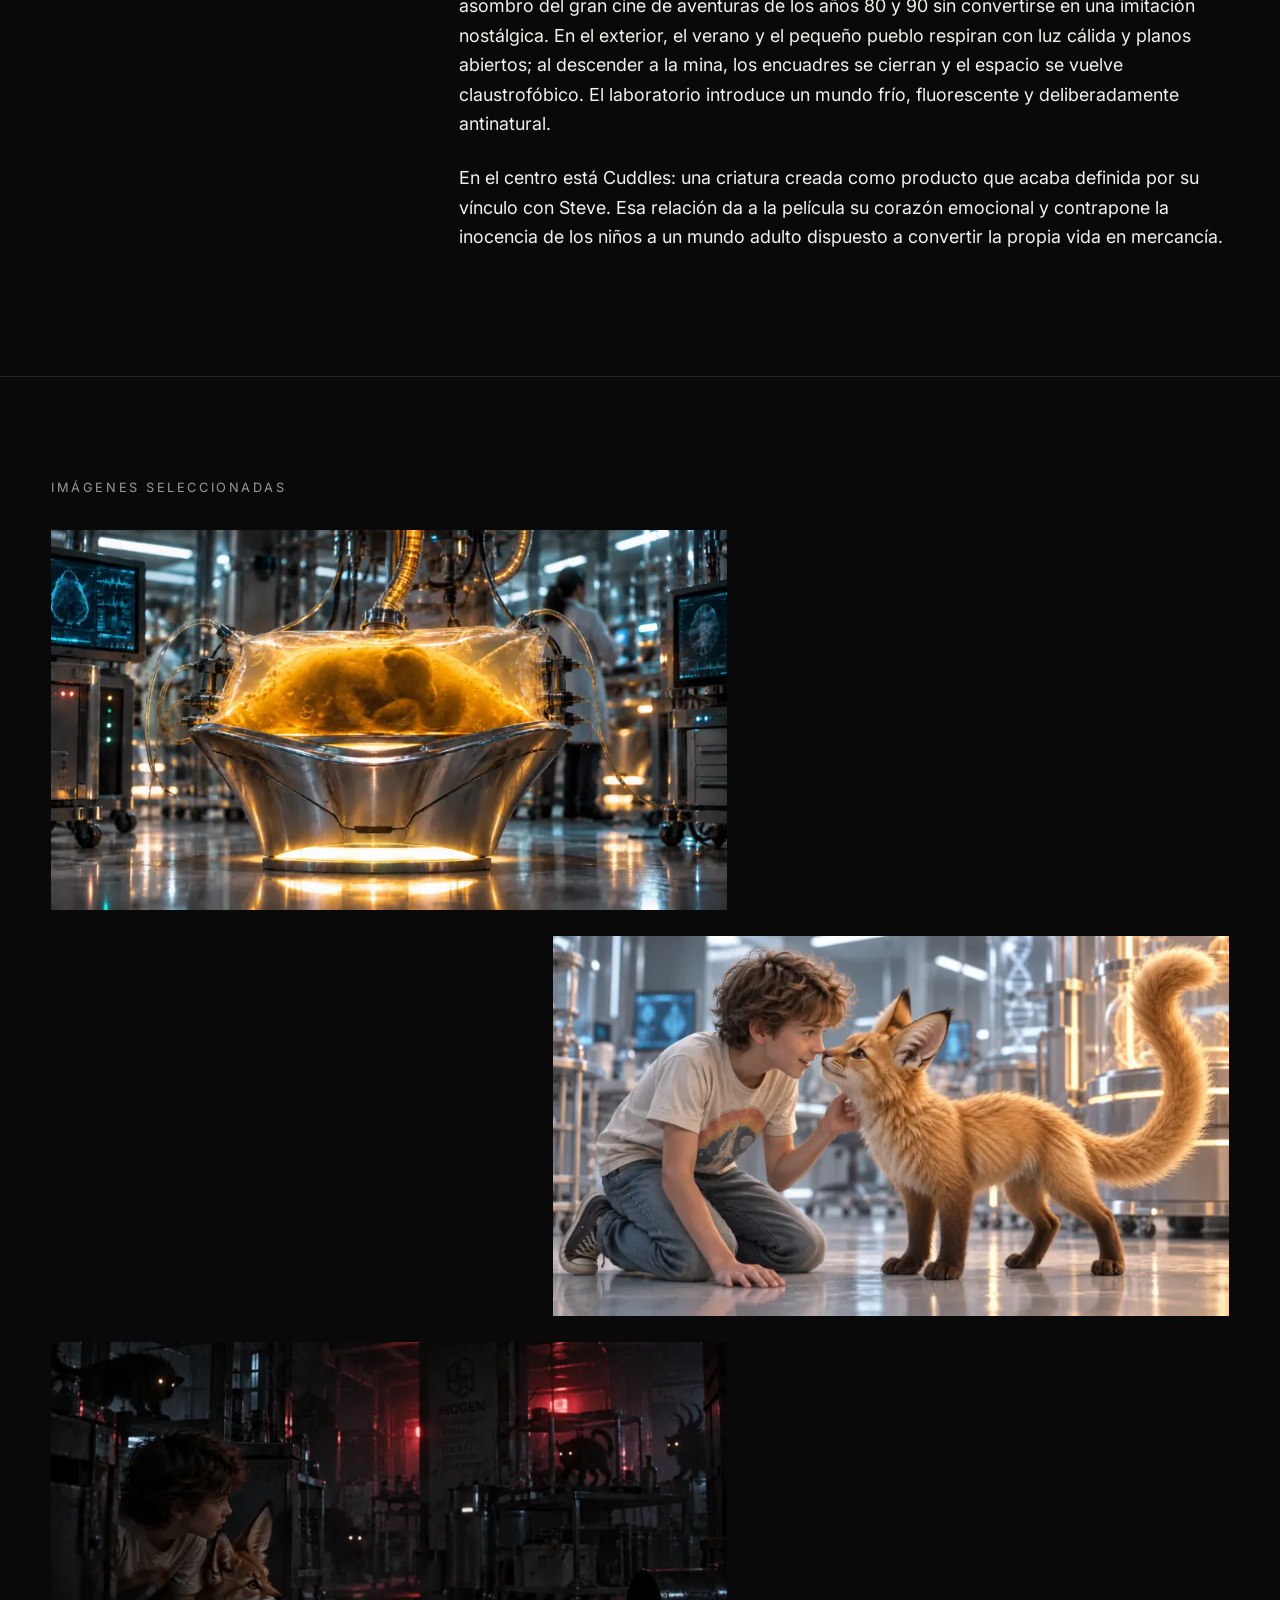
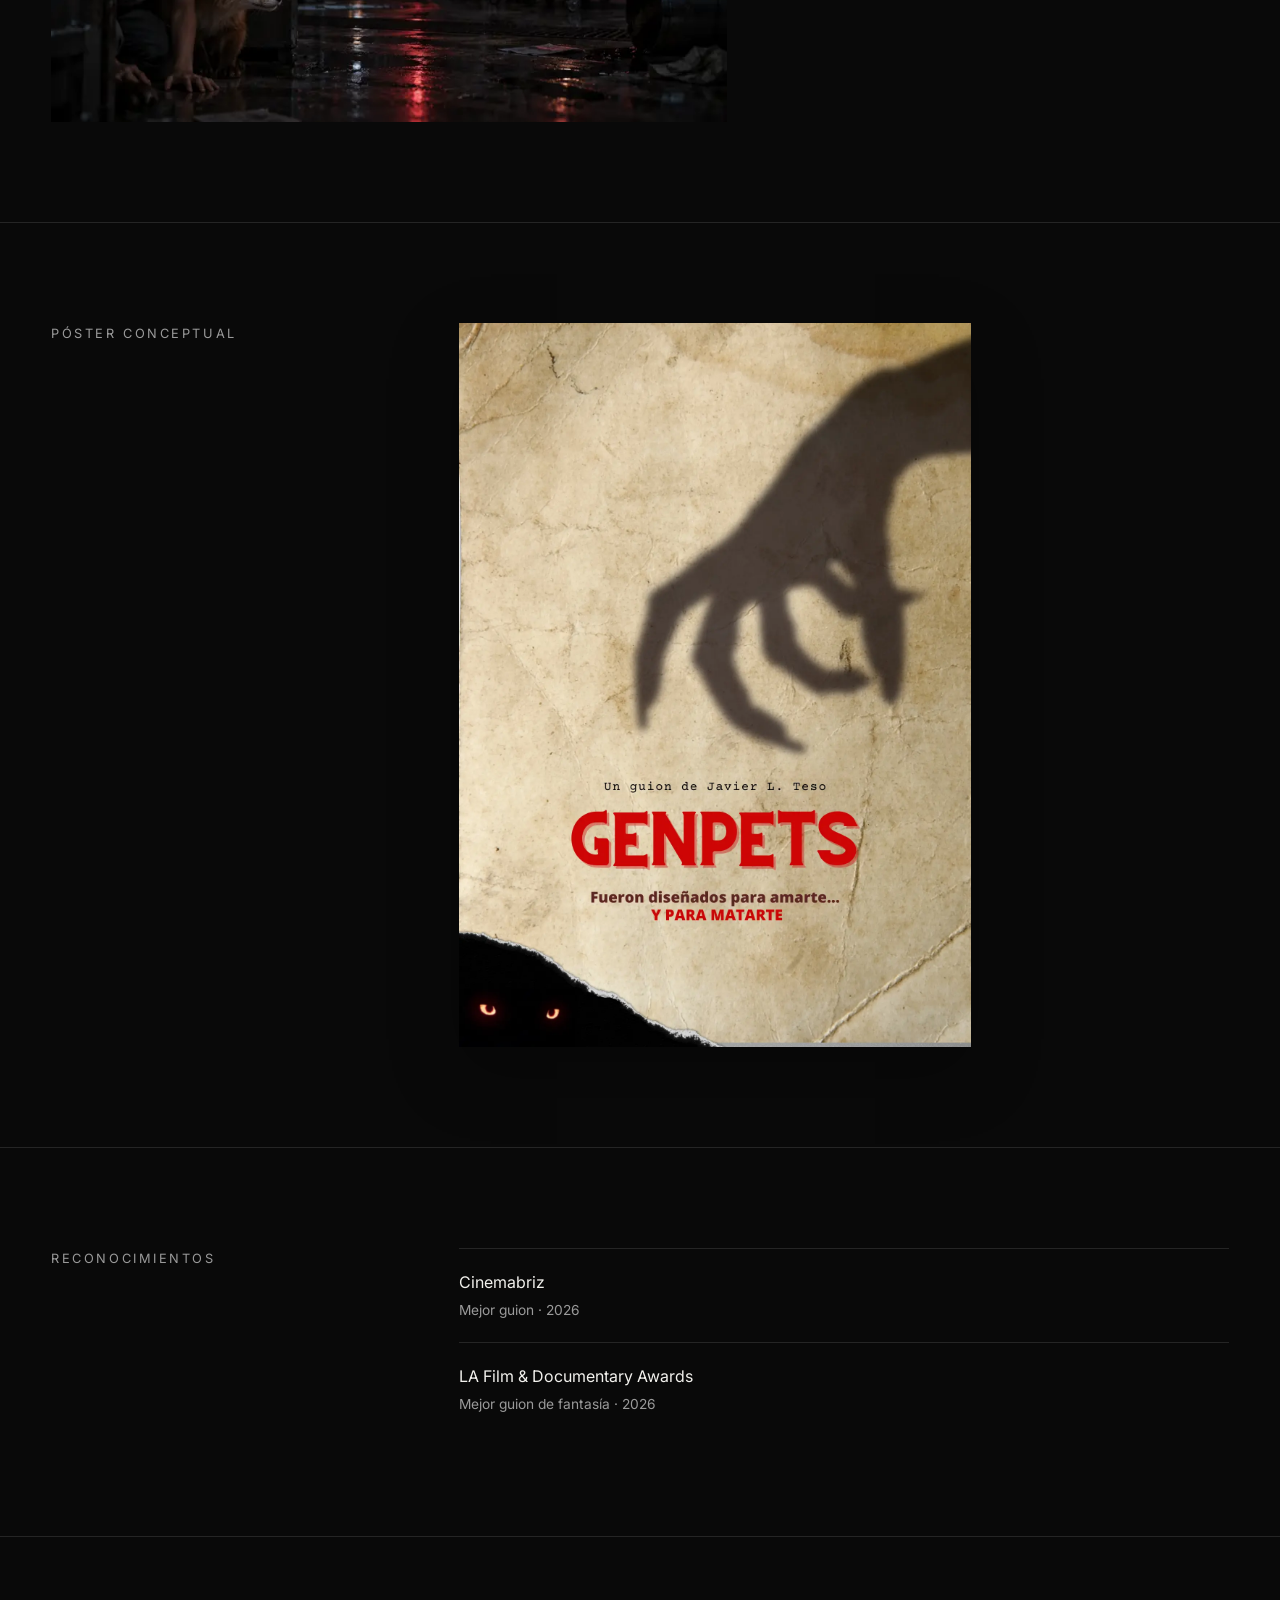
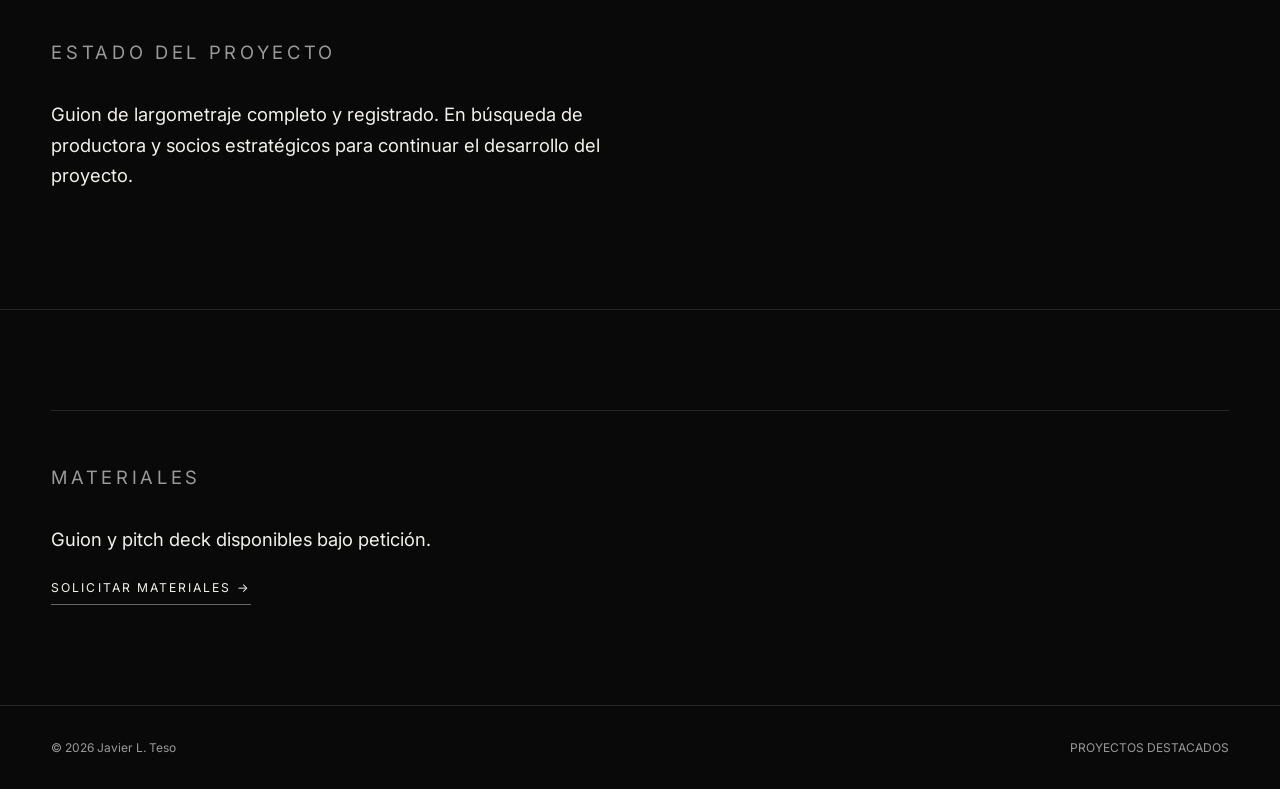
<file: genpets/index.html>
<!doctype html>
<html lang="en">
<head>
<meta charset="utf-8">
<meta name="viewport" content="width=device-width,initial-scale=1">
<title>Genpets — Javier L. Teso</title>
<meta name="description" content="Genpets is a family science-fiction adventure feature screenplay by Javier L. Teso.">
<meta property="og:title" content="Genpets">
<meta property="og:description" content="Designed to love you... and to kill you.">
<meta property="og:type" content="website">
<meta property="og:url" content="https://javierteso.com/genpets/">
<meta property="og:image" content="https://javierteso.com/assets/genpets-hero-grille.webp">
<link rel="canonical" href="https://javierteso.com/genpets/">
<meta property="og:image:width" content="1672">
<meta property="og:image:height" content="941">
<meta name="twitter:card" content="summary_large_image">
<link rel="icon" type="image/svg+xml" href="/favicon.svg?v=2">
<link rel="stylesheet" href="/styles.css">
</head>
<body data-page="genpets">
<header class="site-header">
<nav class="nav shell" aria-label="Main navigation" data-i18n-aria="nav.label">
<a class="brand" href="/">JAVIER L. TESO</a>
<button class="menu-button" aria-label="Open menu" data-i18n-aria="nav.open" aria-expanded="false">
<span>
</span>
<span>
</span>
</button>
<div class="nav-links">
<a href="/#work" data-i18n="nav.work">WORK</a>
<a href="/about/" data-i18n="nav.about">ABOUT</a>
<a href="/contact/" data-i18n="nav.contact">CONTACT</a>
</div>
<button class="language-toggle" type="button" aria-label="Switch to Spanish" data-i18n-aria="language.switch"><span class="lang-en">EN</span><span aria-hidden="true">/</span><span class="lang-es">ES</span></button>
</nav>
</header>
<main>
<section class="project-hero">
<img class="project-hero-image" width="1672" height="941" fetchpriority="high" decoding="async" src="/assets/genpets-hero-grille.webp" srcset="/assets/genpets-hero-grille-840.webp 840w, /assets/genpets-hero-grille.webp 1672w" sizes="100vw" alt="The hidden BioGen laboratory seen through a metal grille." data-i18n-alt="alt.genpets.hero">
<div class="project-title shell">
<div>
<p class="eyebrow" data-i18n="genre.genpets">Family Sci-Fi Adventure · Feature Film</p>
<h1>GENPETS</h1>
</div>
<p class="tagline" data-i18n="tagline.genpets">Designed to love you... and to kill you.</p>
</div>
</section>
<section class="section shell">
<div class="content-grid reveal">
<p class="eyebrow" data-i18n="section.logline">Logline</p>
<div class="prose">
<p class="logline" data-i18n="genpets.logline">Four friends discover a secret laboratory beneath an abandoned mine where genetically engineered pets are being created. When the Genpets escape, they must survive the creatures and stop them from reaching the outside world.</p>
</div>
</div>
</section>
<section class="section shell">
<div class="content-grid reveal">
<p class="eyebrow" data-i18n="section.story">The story</p>
<div class="prose">
<p data-i18n="genpets.story1">Steve, Ellen, Geek and Gallina begin the summer in their quiet town knowing it may be their last one together before they move on to different schools. Rumours surrounding an abandoned mine lead them to BioGen, a hidden laboratory combining DNA from different animal species to manufacture personalised pets.</p>
<p data-i18n="genpets.story2">A single drop of Steve's blood activates one of the dormant specimens: Cuddles, the first viable Genpet. But when other creatures escape, discovery turns into a fight to survive, find a way out and prevent the experiments from reaching the outside world.</p>
<p data-i18n="genpets.story3">With the help of Dr. Astoria, a scientist horrified by the project she helped create, the four friends must face BioGen, its creatures and the fear that their last summer together may really be their last.</p>
</div>
</div>
</section>
<section class="section shell genpets-facts-section">
<p class="eyebrow" data-i18n="genpets.facts.heading">The Genpets</p>
<div class="genpets-facts reveal">
<div class="genpets-fact">
<span>01</span>
<strong data-i18n="genpets.fact1">127 SPECIES.</strong>
</div>
<div class="genpets-fact">
<span>02</span>
<strong data-i18n="genpets.fact2">ONE DROP OF YOUR BLOOD.</strong>
</div>
<div class="genpets-fact">
<span>03</span>
<strong data-i18n="genpets.fact3">ONE CREATURE MADE FOR YOU.</strong>
</div>
</div>
</section>
<section class="section shell">
<p class="eyebrow" data-i18n="genpets.crew.heading">The crew</p>
<div class="characters reveal">
<div class="character">
<h3>STEVE</h3>
<p data-i18n="genpets.character.steve">12. The most fearless of the group. His curiosity about the mine becomes the engine of the adventure.</p>
</div>
<div class="character">
<h3>ELLEN</h3>
<p data-i18n="genpets.character.ellen">12. Determined and adventurous. Although she has drifted away from the group, the adventure proves that their bond is still intact.</p>
</div>
<div class="character">
<h3>GEEK</h3>
<p data-i18n="genpets.character.geek">12. The creative brain of the gang: inventive, tech-minded and always looking for a way out.</p>
</div>
<div class="character">
<h3>GALLINA</h3>
<p data-i18n="genpets.character.gallina">11. The most fearful and clumsy of the group. When it matters, he discovers a courage he never knew he had.</p>
</div>
</div>
</section>
<section class="section shell">
<div class="content-grid reveal">
<p class="eyebrow" data-i18n="section.vision">Director's vision</p>
<div class="prose">
<p data-i18n="genpets.vision1">A contemporary youth adventure that recaptures the friendship, danger and sense of wonder of the great adventure films of the 1980s and 1990s without becoming a nostalgic imitation. Above ground, summer and small-town life breathe through warm light and open frames; below ground, the mine closes in and turns claustrophobic. The laboratory introduces a cold, fluorescent and deliberately unnatural world.</p>
<p data-i18n="genpets.vision2">At the centre is Cuddles: a creature engineered as a product but ultimately defined by his bond with Steve. Their relationship gives the film its emotional heart and places the innocence of the children against an adult world willing to turn life itself into merchandise.</p>
</div>
</div>
</section>
<section class="section shell">
<p class="eyebrow" data-i18n="section.images">Selected images</p>
<div class="gallery">
<figure class="reveal">
<img width="1672" height="941" loading="lazy" decoding="async" src="/assets/genpets-criocuna.webp" srcset="/assets/genpets-criocuna-840.webp 840w, /assets/genpets-criocuna.webp 1672w" sizes="(max-width:800px) 100vw, 58vw" alt="A Genpet embryo rests inside an amber-filled transparent bag in the laboratory cryocot." data-i18n-alt="alt.genpets.criocuna">
</figure>
<figure class="reveal">
<img width="1672" height="941" loading="lazy" decoding="async" src="/assets/genpets-steve-cuddles.webp" srcset="/assets/genpets-steve-cuddles-840.webp 840w, /assets/genpets-steve-cuddles.webp 1672w" sizes="(max-width:800px) 100vw, 58vw" alt="Steve kneels face to face with Cuddles inside the laboratory." data-i18n-alt="alt.genpets.cuddles">
</figure>
<figure class="reveal">
<img width="1672" height="941" loading="lazy" decoding="async" src="/assets/genpets-threat.webp" srcset="/assets/genpets-threat-840.webp 840w, /assets/genpets-threat.webp 1672w" sizes="(max-width:800px) 100vw, 58vw" alt="Steve and Cuddles hide from escaped Genpets inside the dark laboratory." data-i18n-alt="alt.genpets.threat">
</figure>
</div>
</section>
<section class="section shell" data-poster-project="genpets">
<div class="poster-concept">
<p class="eyebrow" data-i18n="section.posterConcept">CONCEPT POSTER</p>
<figure class="poster-concept-frame reveal">
<button class="poster-open" type="button" aria-label="Enlarge concept poster" data-i18n-aria="poster.open">
<img width="1414" height="2000" loading="lazy" decoding="async" src="/assets/genpets-concept-poster-en.webp" data-poster-en="/assets/genpets-concept-poster-en.webp" data-poster-es="/assets/genpets-poster-conceptual-es.webp" data-alt-en="Concept poster for Genpets: an unknown creature casts a shadow while two eyes watch from beneath torn paper." data-alt-es="Póster conceptual de Genpets: una criatura desconocida proyecta su sombra mientras dos ojos observan bajo el papel rasgado." alt="Concept poster for Genpets: an unknown creature casts a shadow while two eyes watch from beneath torn paper.">
</button>
<dialog class="poster-dialog" aria-label="Concept poster"><button class="poster-close" type="button" aria-label="Close concept poster" data-i18n-aria="poster.close">×</button><img class="poster-expanded" alt=""></dialog>
</figure>
</div>
</section>
<section class="section shell">
<div class="content-grid">
<p class="eyebrow" data-i18n="section.recognition">Recognition</p>
<div class="recognition">
<div class="award">
<p>Cinemabriz</p>
<span data-i18n="award.bestScreenplay">Best Screenplay · 2026</span>
</div>
<div class="award">
<p>LA Film &amp; Documentary Awards</p>
<span data-i18n="award.bestFantasy">Best Fantasy Screenplay · 2026</span>
</div>
</div>
</div>
</section>
<section class="section shell">
<div class="status">
<div>
<p class="eyebrow" data-i18n="section.status">Project status</p>
<p data-i18n="genpets.status">Feature screenplay complete and registered. Seeking a production company and strategic partners to continue developing the project.</p>
</div>
</div>
</section>
<section class="section shell materials-section">
<div class="status">
<div>
<p class="eyebrow" data-i18n="section.materials">MATERIALS</p>
<p data-i18n="materials.available">Screenplay and pitch deck available on request.</p>
<a class="text-link" href="/contact/?reason=materials&amp;project=Genpets" data-i18n="materials.request">REQUEST MATERIALS →</a>
</div>
</div>
</section>
</main>
<footer class="footer">
<div class="shell">
<span>© 2026 Javier L. Teso</span>
<a href="/" data-i18n="home.work.label">Selected work</a>
</div>
</footer>
<script src="/site.js">
</script>
</body>
</html>
</file>
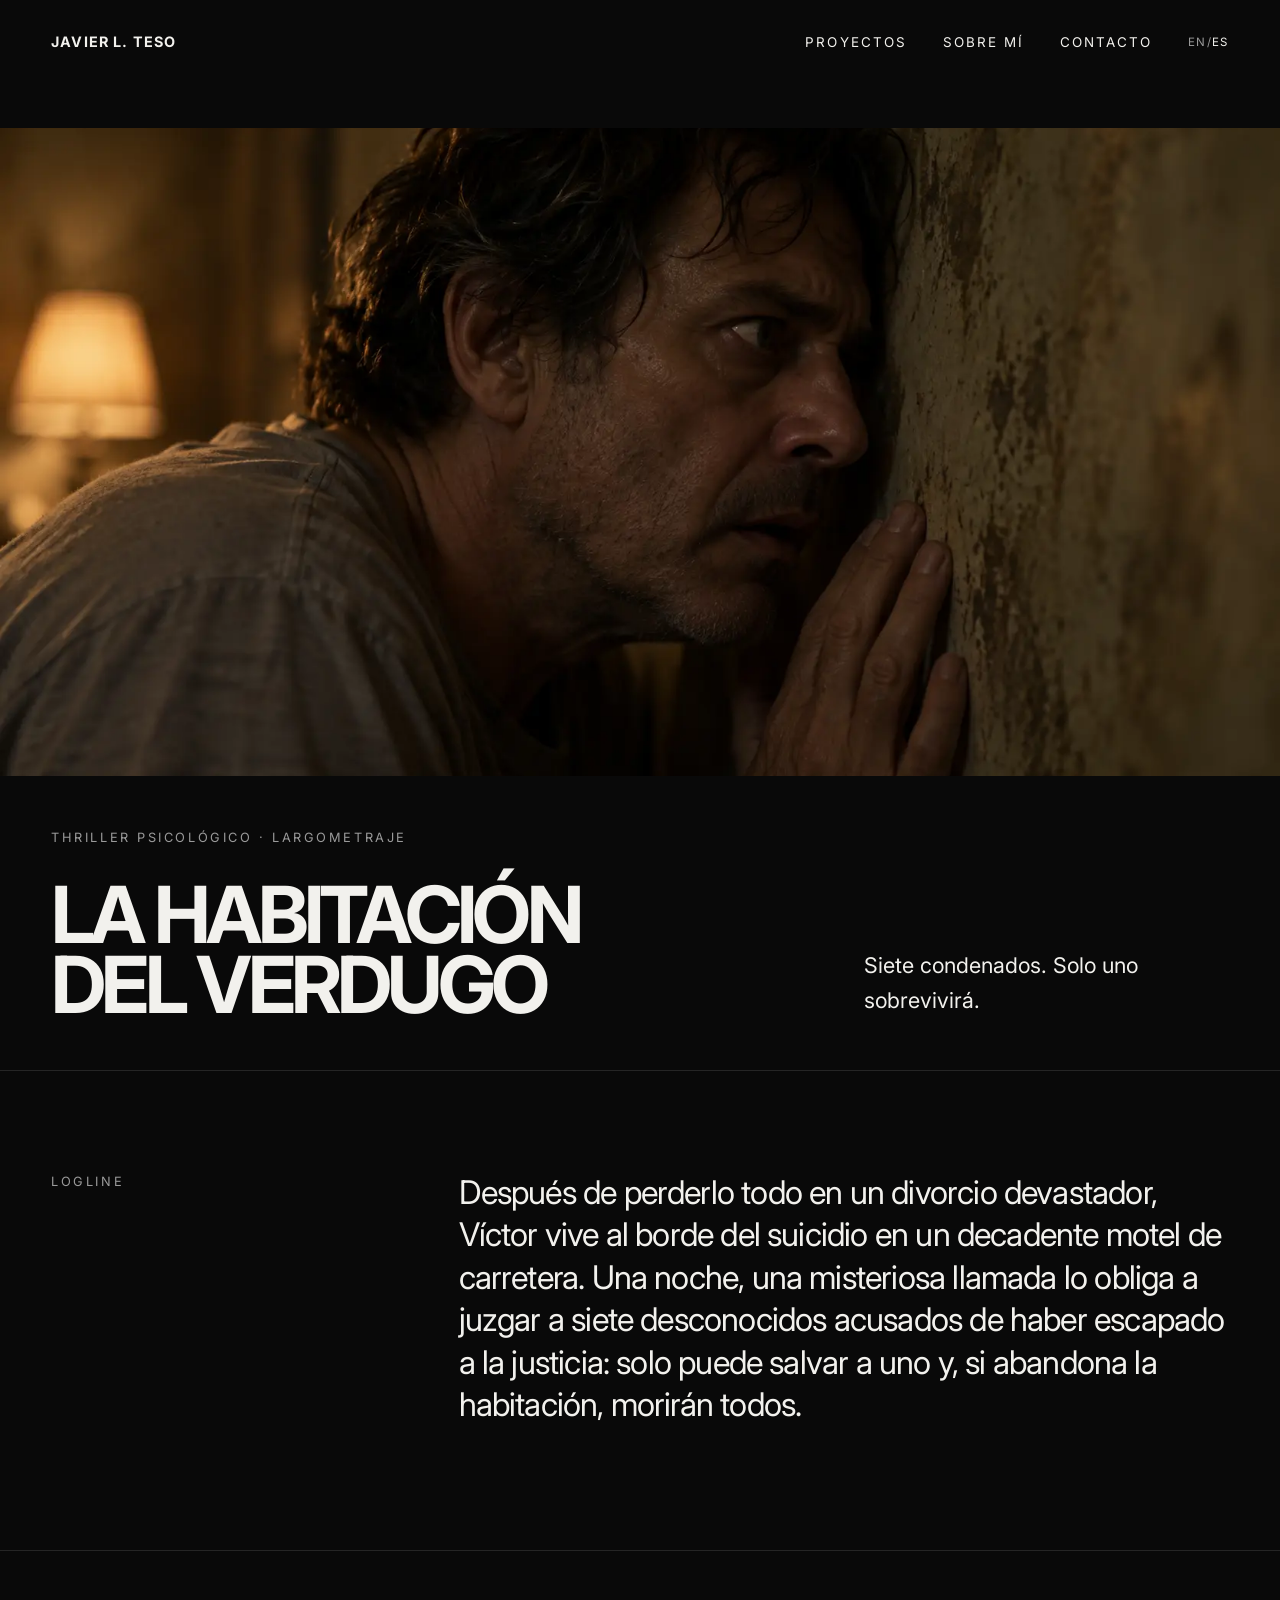
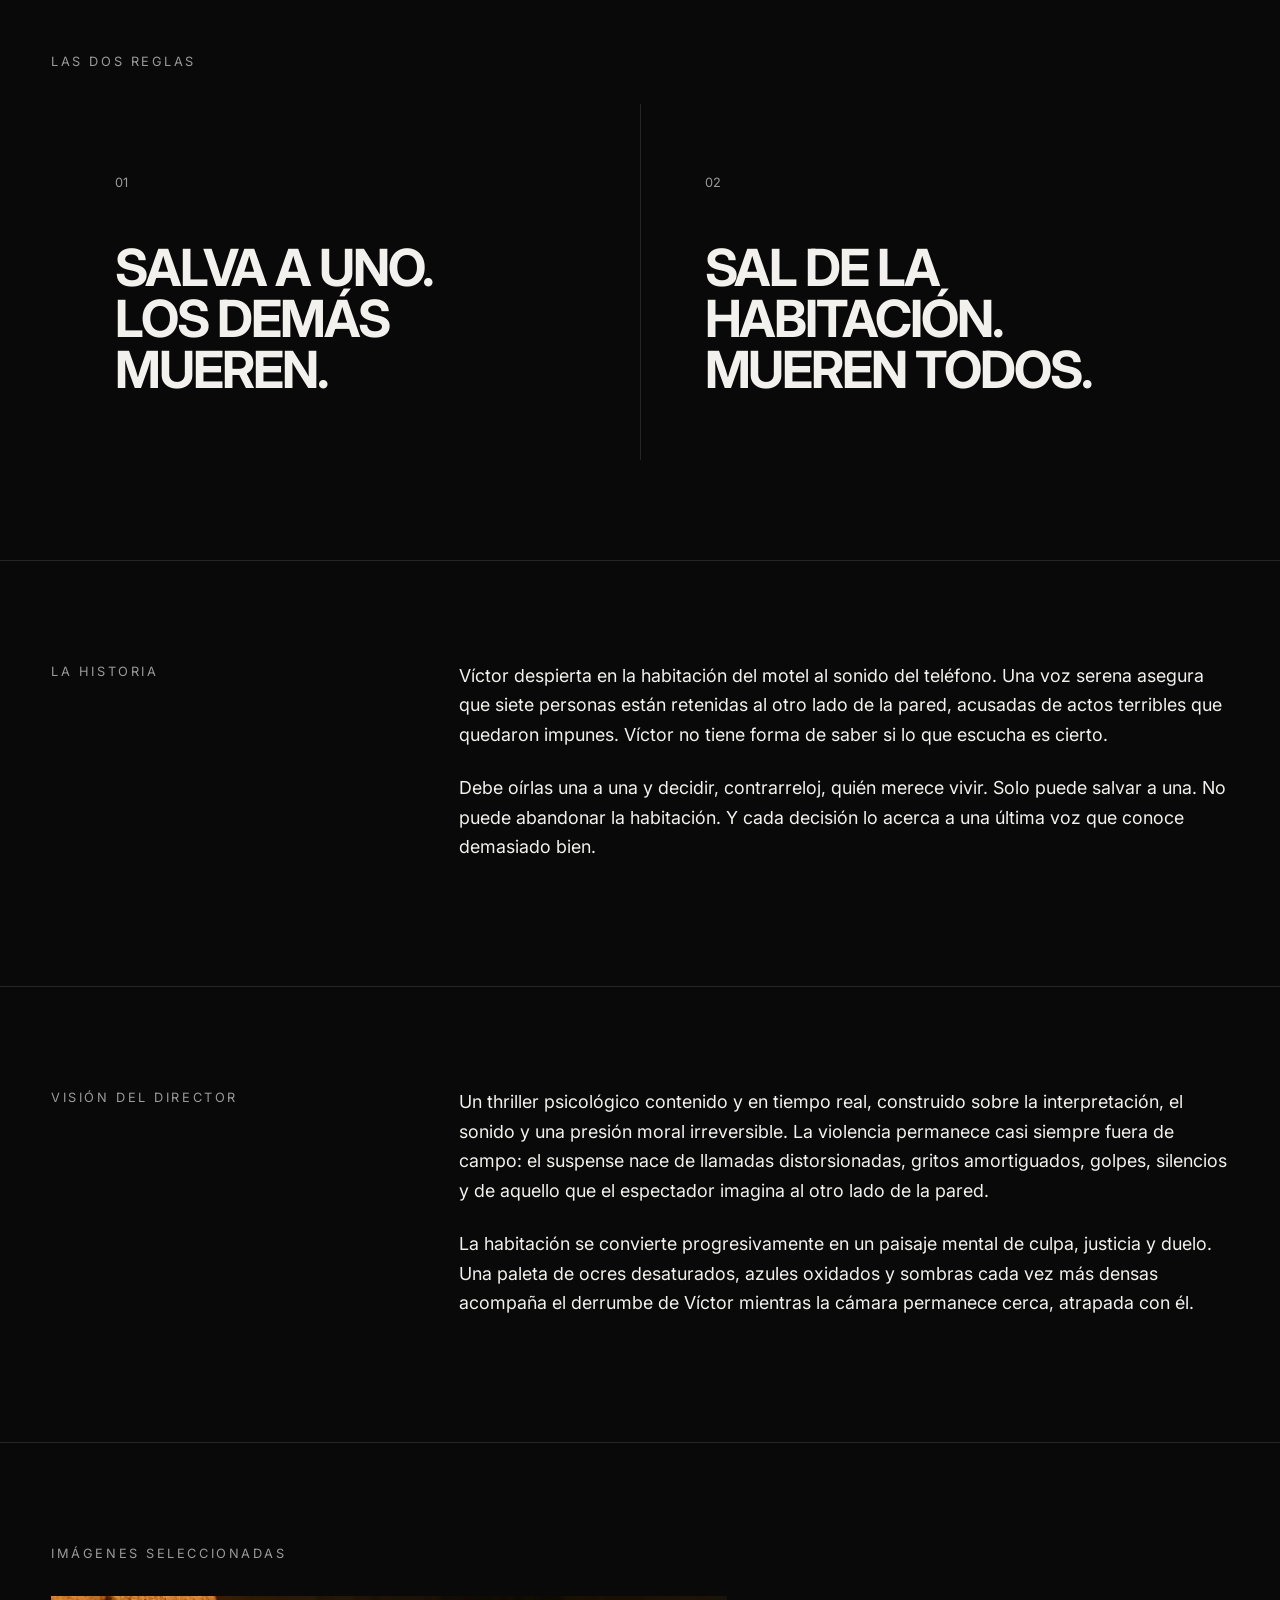
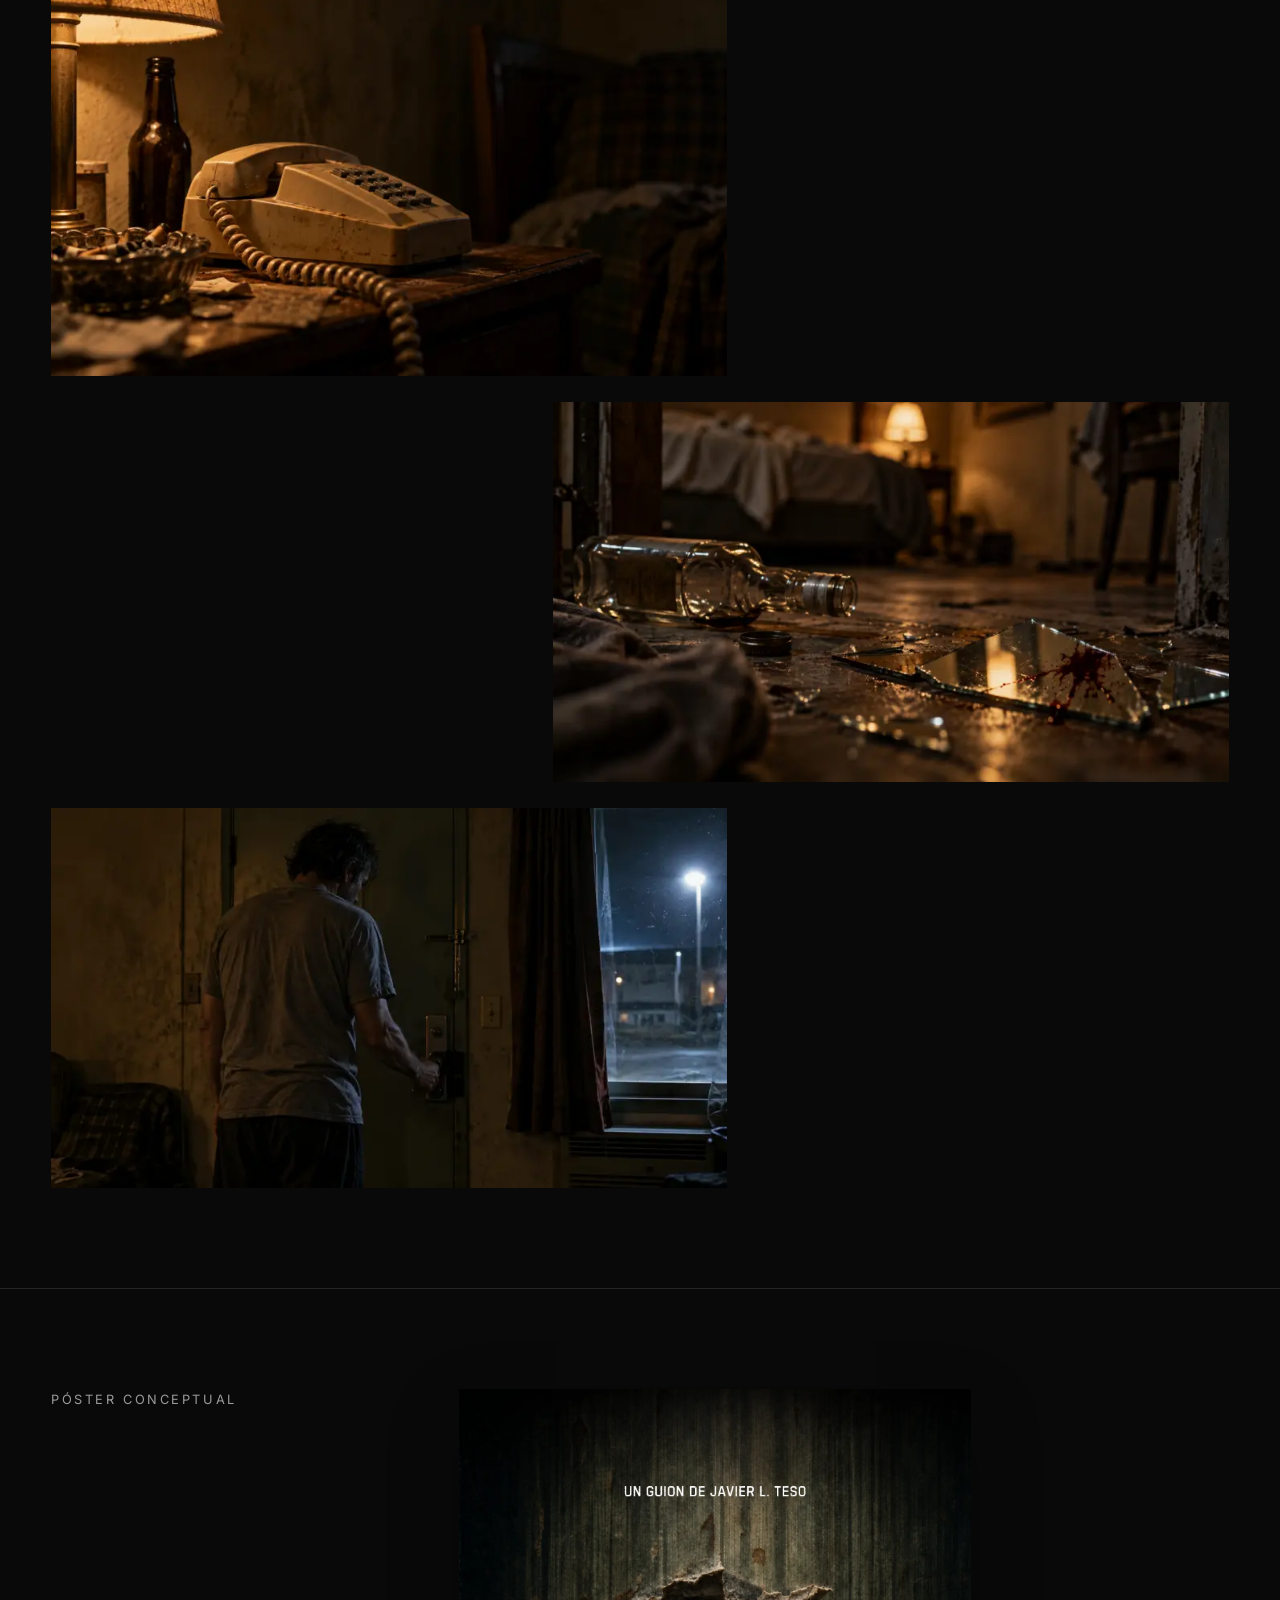
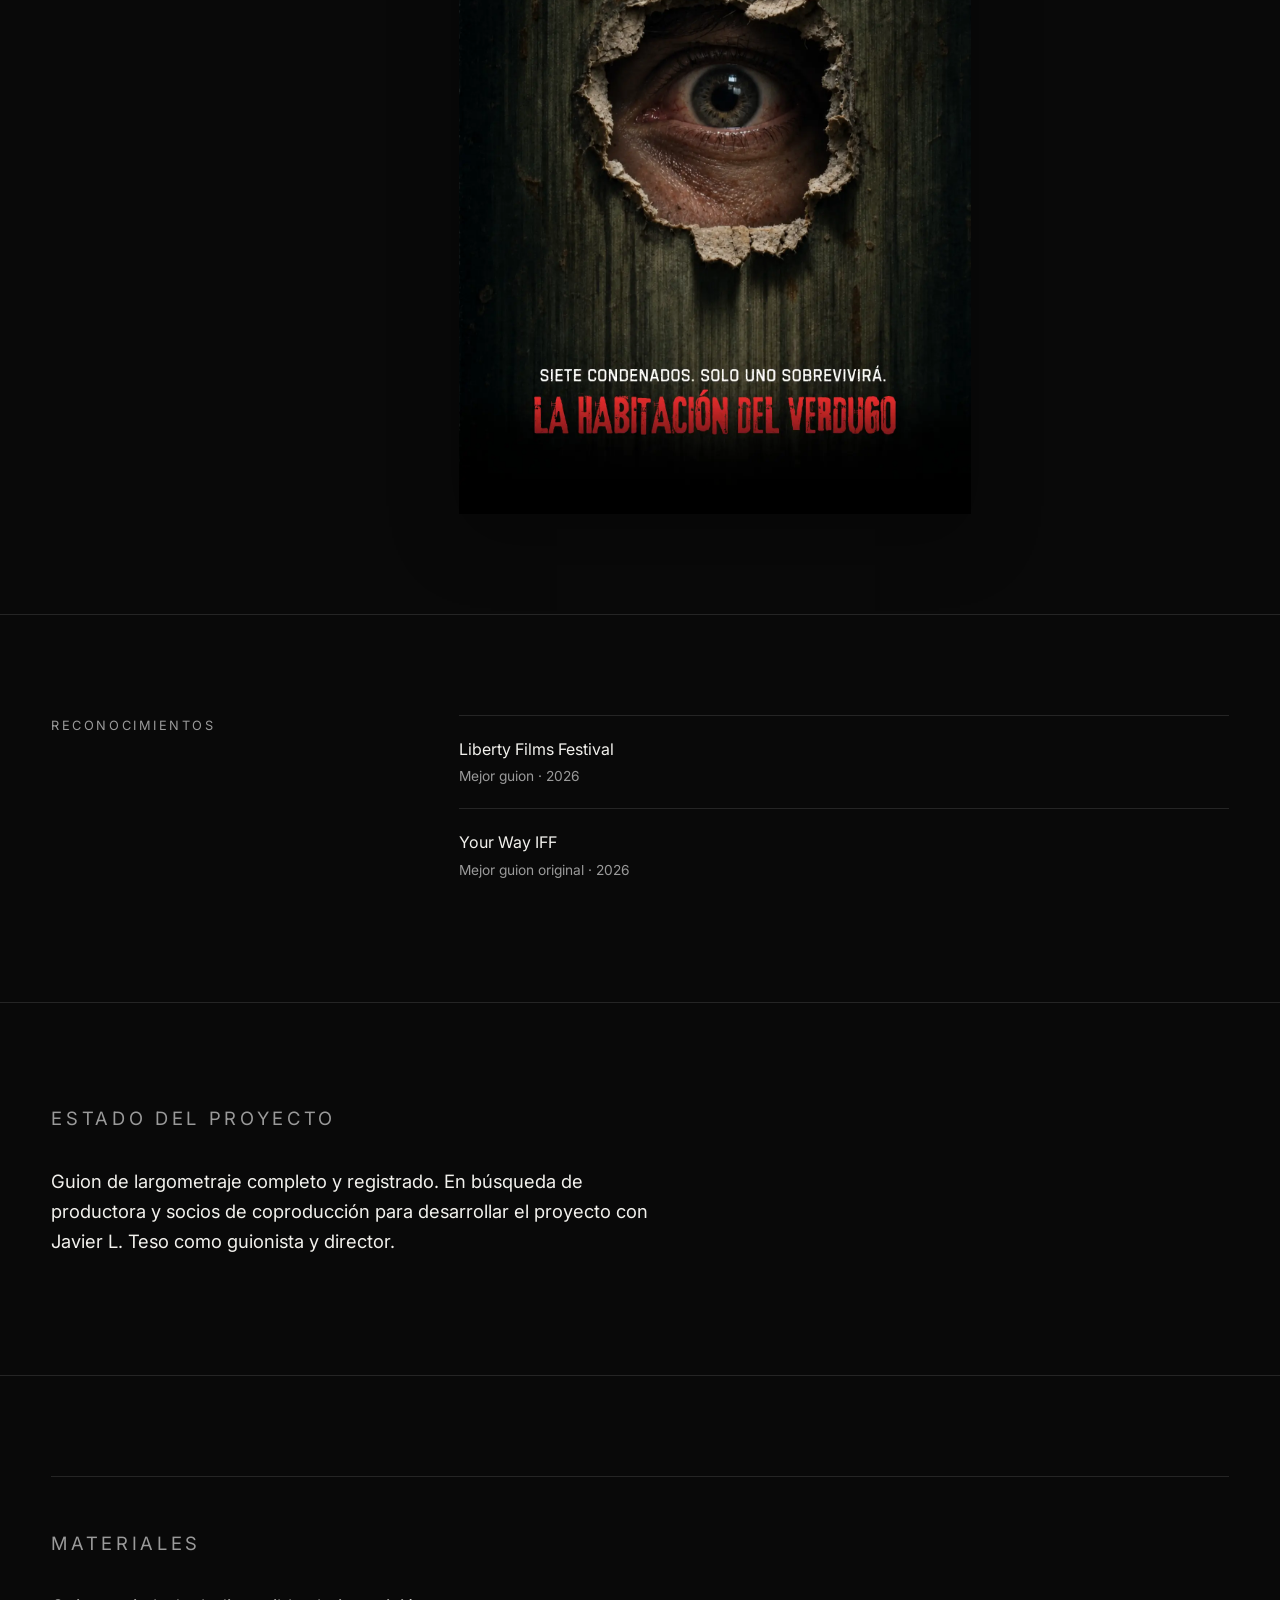
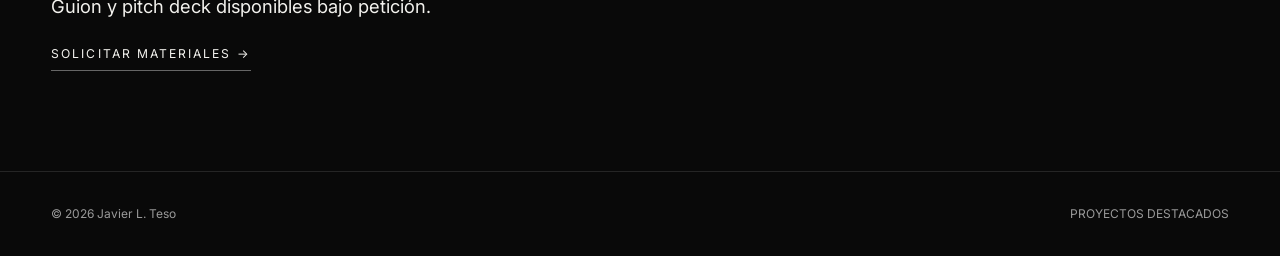
<file: la-habitacion-del-verdugo/index.html>
<!doctype html>
<html lang="en">
<head>
<meta charset="utf-8">
<meta name="viewport" content="width=device-width,initial-scale=1">
<title>The Executioner's Room — Javier L. Teso</title>
<meta name="description" content="The Executioner's Room is a real-time psychological thriller feature screenplay by Javier L. Teso.">
<meta property="og:title" content="The Executioner's Room">
<meta property="og:description" content="Seven condemned. Only one will survive.">
<meta property="og:type" content="website">
<meta property="og:url" content="https://javierteso.com/la-habitacion-del-verdugo/">
<meta property="og:image" content="https://javierteso.com/assets/victor-listening.webp">
<link rel="canonical" href="https://javierteso.com/la-habitacion-del-verdugo/">
<meta property="og:image:width" content="1672">
<meta property="og:image:height" content="941">
<meta name="twitter:card" content="summary_large_image">
<link rel="icon" type="image/svg+xml" href="/favicon.svg?v=2">
<link rel="stylesheet" href="/styles.css">
</head>
<body data-page="verdugo">
<header class="site-header">
<nav class="nav shell" aria-label="Main navigation" data-i18n-aria="nav.label">
<a class="brand" href="/">JAVIER L. TESO</a>
<button class="menu-button" aria-label="Open menu" data-i18n-aria="nav.open" aria-expanded="false">
<span>
</span>
<span>
</span>
</button>
<div class="nav-links">
<a href="/#work" data-i18n="nav.work">WORK</a>
<a href="/about/" data-i18n="nav.about">ABOUT</a>
<a href="/contact/" data-i18n="nav.contact">CONTACT</a>
</div>
<button class="language-toggle" type="button" aria-label="Switch to Spanish" data-i18n-aria="language.switch"><span class="lang-en">EN</span><span aria-hidden="true">/</span><span class="lang-es">ES</span></button>
</nav>
</header>
<main>
<section class="project-hero">
<img class="project-hero-image" width="1672" height="941" fetchpriority="high" decoding="async" src="/assets/victor-listening.webp" srcset="/assets/victor-listening-840.webp 840w, /assets/victor-listening.webp 1672w" sizes="100vw" alt="Víctor presses his ear to the motel wall, listening in fear." data-i18n-alt="alt.verdugo.hero">
<div class="project-title shell">
<div>
<p class="eyebrow" data-i18n="genre.verdugo">Psychological Thriller · Feature Film</p>
<h1 data-i18n-html="title.verdugo">THE EXECUTIONER'S<br>ROOM</h1>
</div>
<p class="tagline" data-i18n="tagline.verdugo">Seven condemned. Only one will survive.</p>
</div>
</section>
<section class="section shell">
<div class="content-grid reveal">
<p class="eyebrow" data-i18n="section.logline">Logline</p>
<div class="prose">
<p class="logline" data-i18n="verdugo.logline">After a devastating divorce leaves him without a home, a job or the will to go on, Víctor is living alone in a run-down roadside motel. One night, a mysterious caller forces him into a macabre test: seven strangers, each accused of escaping punishment for a terrible act, are waiting on the other side of the wall. Víctor must decide who lives and who dies — but he can save only one, and leaving the room will condemn them all.</p>
</div>
</div>
</section>
<section class="section shell">
<p class="eyebrow" data-i18n="verdugo.rules.heading">The two rules</p>
<div class="rules reveal">
<div class="rule">
<span>01</span>
<strong data-i18n-html="verdugo.rule1">SAVE ONE.<br>THE REST DIE.</strong>
</div>
<div class="rule">
<span>02</span>
<strong data-i18n-html="verdugo.rule2">LEAVE THE ROOM.<br>THEY ALL DIE.</strong>
</div>
</div>
</section>
<section class="section shell">
<div class="content-grid reveal">
<p class="eyebrow" data-i18n="section.story">The story</p>
<div class="prose">
<p data-i18n="verdugo.story1">Víctor wakes in his motel room to the sound of the telephone. A calm voice claims that seven people are being held on the other side of the wall, each accused of a terrible act that went unpunished. Víctor has no way of knowing whether any of it is true.</p>
<p data-i18n="verdugo.story2">He must listen to them one by one and decide, against the clock, who deserves to live. He can save only one. He cannot leave the room. And every decision brings him closer to a final voice he knows far too well.</p>
</div>
</div>
</section>
<section class="section shell">
<div class="content-grid reveal">
<p class="eyebrow" data-i18n="section.vision">Director's vision</p>
<div class="prose">
<p data-i18n="verdugo.vision1">A contained, real-time psychological thriller built around performance, sound and irreversible moral pressure. Violence remains almost entirely off-screen: suspense grows from distorted calls, muffled cries, impacts, silence and what the audience imagines beyond the wall.</p>
<p data-i18n="verdugo.vision2">The room gradually becomes a mental landscape of guilt, justice and grief. Desaturated ochres, rusted blues and deepening shadows follow Víctor's collapse as the camera stays close, trapped with him.</p>
</div>
</div>
</section>
<section class="section shell">
<p class="eyebrow" data-i18n="section.images">Selected images</p>
<div class="gallery">
<figure class="reveal">
<img width="1672" height="941" loading="lazy" decoding="async" src="/assets/verdugo-phone.webp" srcset="/assets/verdugo-phone-840.webp 840w, /assets/verdugo-phone.webp 1672w" sizes="(max-width:800px) 100vw, 58vw" alt="A telephone waits on the bedside table in Víctor's motel room." data-i18n-alt="alt.verdugo.phone">
</figure>
<figure class="reveal">
<img width="1672" height="941" loading="lazy" decoding="async" src="/assets/verdugo-bottle.webp" srcset="/assets/verdugo-bottle-840.webp 840w, /assets/verdugo-bottle.webp 1672w" sizes="(max-width:800px) 100vw, 58vw" alt="An empty bottle lies beside a broken mirror on the motel floor." data-i18n-alt="alt.verdugo.bottle">
</figure>
<figure class="reveal">
<img width="1672" height="941" loading="lazy" decoding="async" src="/assets/verdugo-door.webp" srcset="/assets/verdugo-door-840.webp 840w, /assets/verdugo-door.webp 1672w" sizes="(max-width:800px) 100vw, 58vw" alt="Víctor grips the motel room door handle, hesitating before opening it." data-i18n-alt="alt.verdugo.door">
</figure>
</div>
</section>
<section class="section shell" data-poster-project="verdugo">
<div class="poster-concept">
<p class="eyebrow" data-i18n="section.posterConcept">CONCEPT POSTER</p>
<figure class="poster-concept-frame reveal">
<button class="poster-open" type="button" aria-label="Enlarge concept poster" data-i18n-aria="poster.open">
<img width="1414" height="2000" loading="lazy" decoding="async" src="/assets/the-executioners-room-concept-poster-en.webp" data-poster-en="/assets/the-executioners-room-concept-poster-en.webp" data-poster-es="/assets/la-habitacion-del-verdugo-poster-conceptual-es.webp" data-alt-en="Concept poster for The Executioner's Room: an eye watches through a hole in a dark motel wall." data-alt-es="Póster conceptual de La habitación del verdugo: un ojo observa a través de un agujero en la pared oscura de un motel." alt="Concept poster for The Executioner's Room: an eye watches through a hole in a dark motel wall.">
</button>
<dialog class="poster-dialog" aria-label="Concept poster"><button class="poster-close" type="button" aria-label="Close concept poster" data-i18n-aria="poster.close">×</button><img class="poster-expanded" alt=""></dialog>
</figure>
</div>
</section>
<section class="section shell">
<div class="content-grid">
<p class="eyebrow" data-i18n="section.recognition">Recognition</p>
<div class="recognition">
<div class="award">
<p>Liberty Films Festival</p>
<span data-i18n="award.bestScreenplay">Best Screenplay · 2026</span>
</div>
<div class="award">
<p>Your Way IFF</p>
<span data-i18n="award.bestOriginal">Best Original Screenplay · 2026</span>
</div>
</div>
</div>
</section>
<section class="section shell">
<div class="status">
<div>
<p class="eyebrow" data-i18n="section.status">Project status</p>
<p data-i18n="verdugo.status">Feature screenplay complete and registered. Seeking a production company and co-production partners to develop the project with Javier L. Teso as writer and director.</p>
</div>
</div>
</section>
<section class="section shell materials-section">
<div class="status">
<div>
<p class="eyebrow" data-i18n="section.materials">MATERIALS</p>
<p data-i18n="materials.available">Screenplay and pitch deck available on request.</p>
<a class="text-link" href="/contact/?reason=materials&amp;project=The%20Executioner%27s%20Room" data-i18n="materials.request">REQUEST MATERIALS →</a>
</div>
</div>
</section>
</main>
<footer class="footer">
<div class="shell">
<span>© 2026 Javier L. Teso</span>
<a href="/" data-i18n="home.work.label">Selected work</a>
</div>
</footer>
<script src="/site.js">
</script>
</body>
</html>
</file>
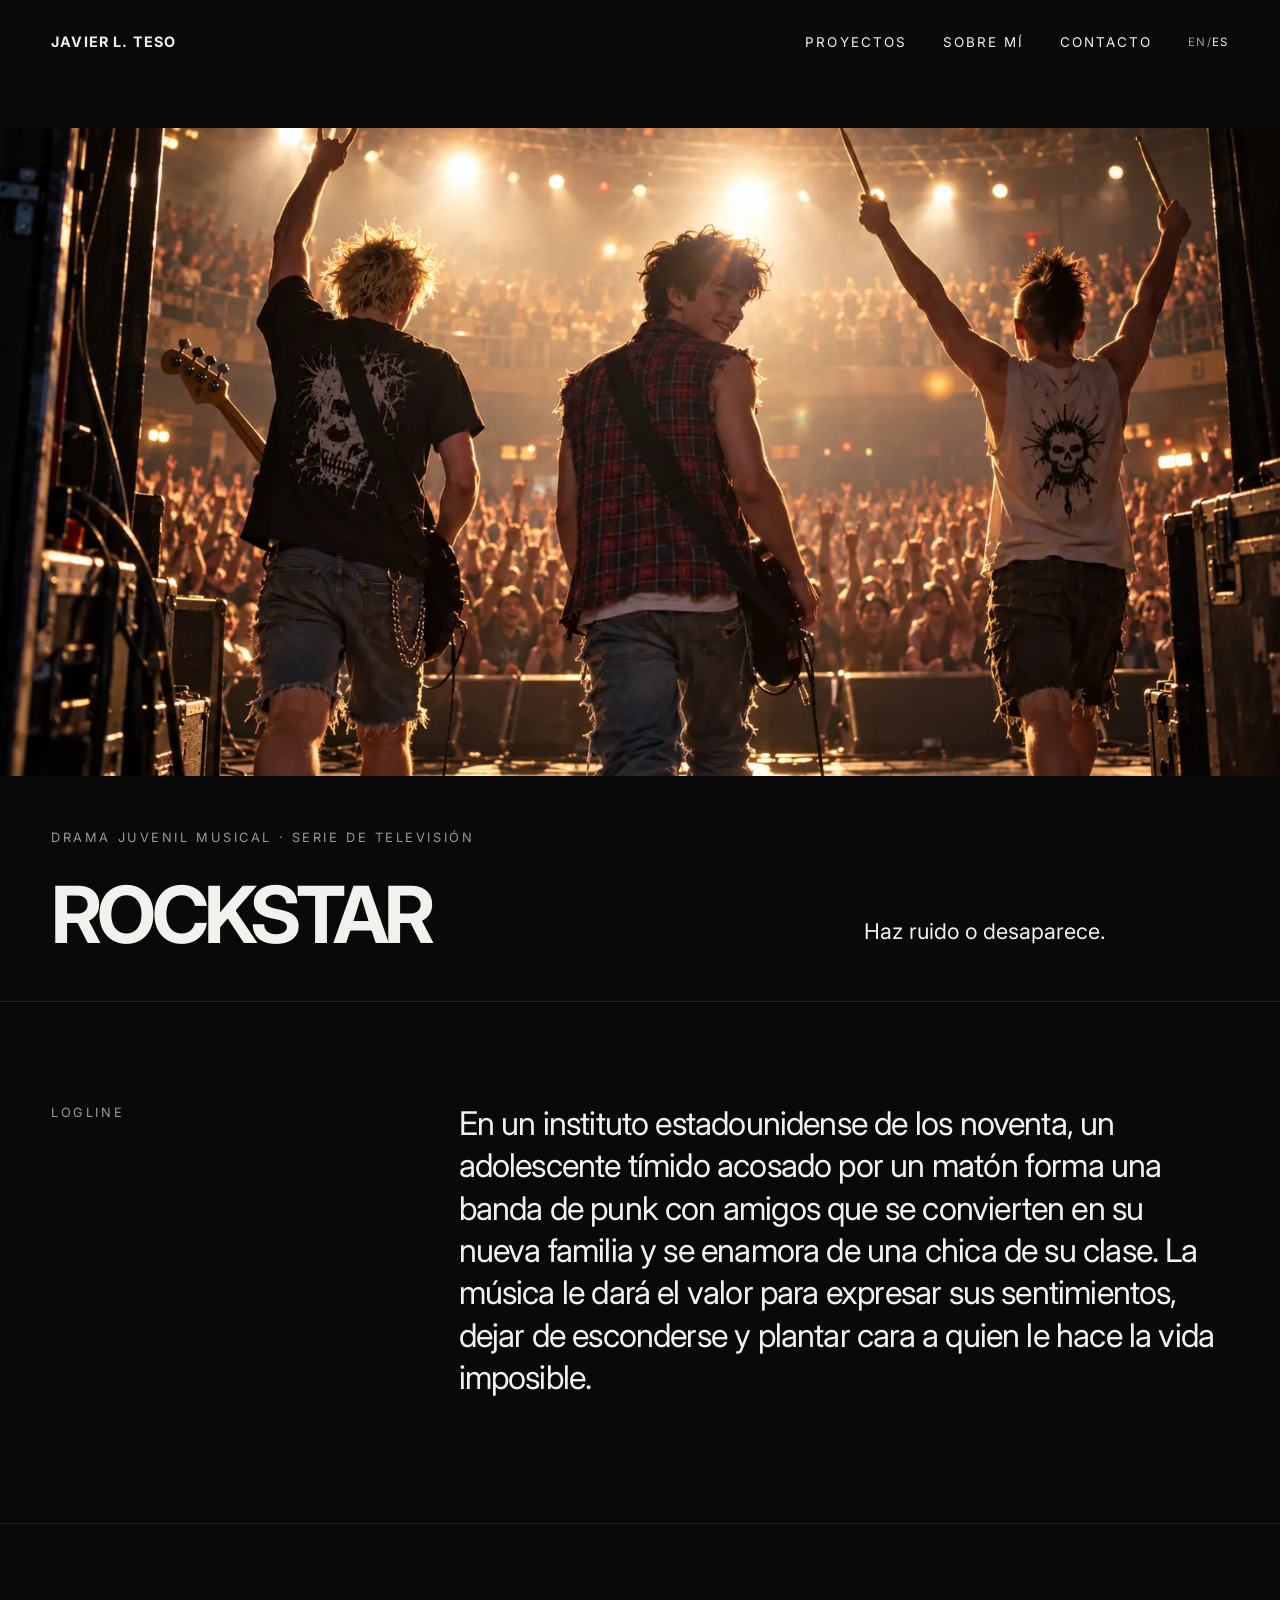
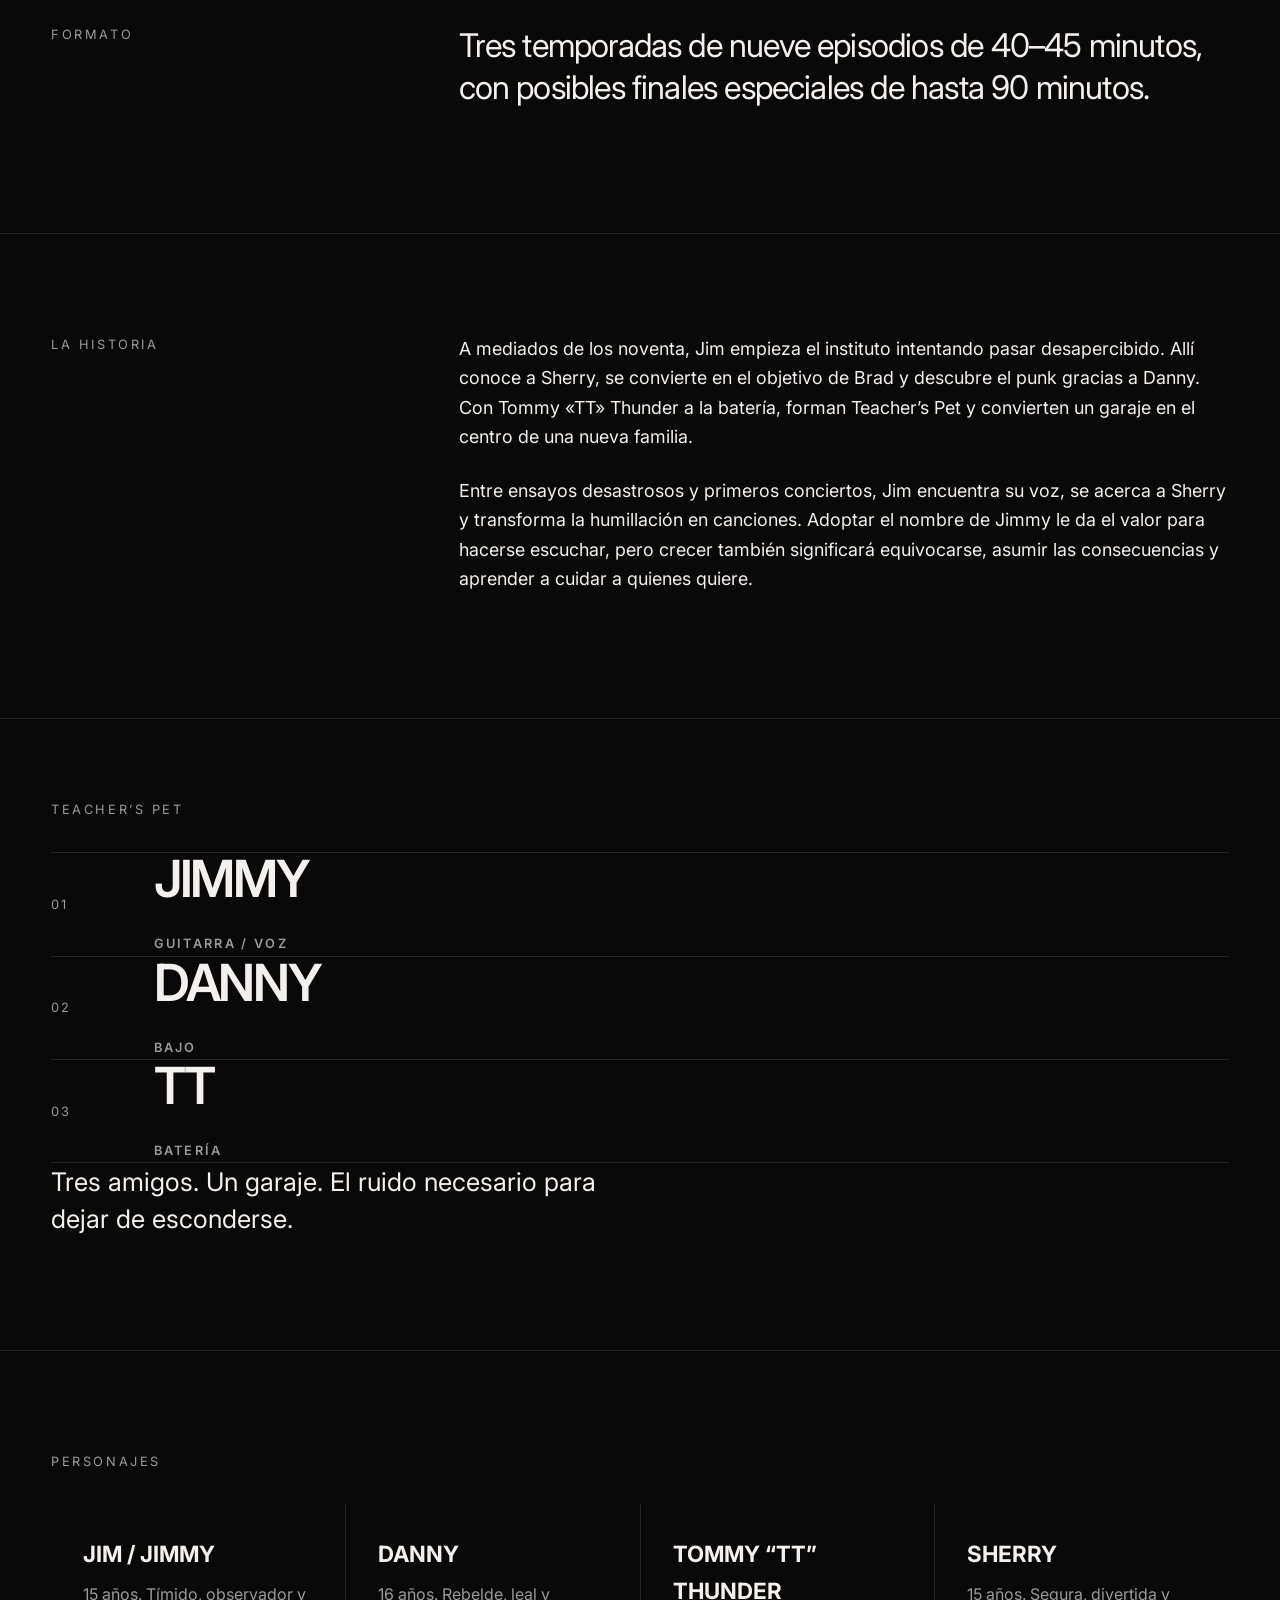
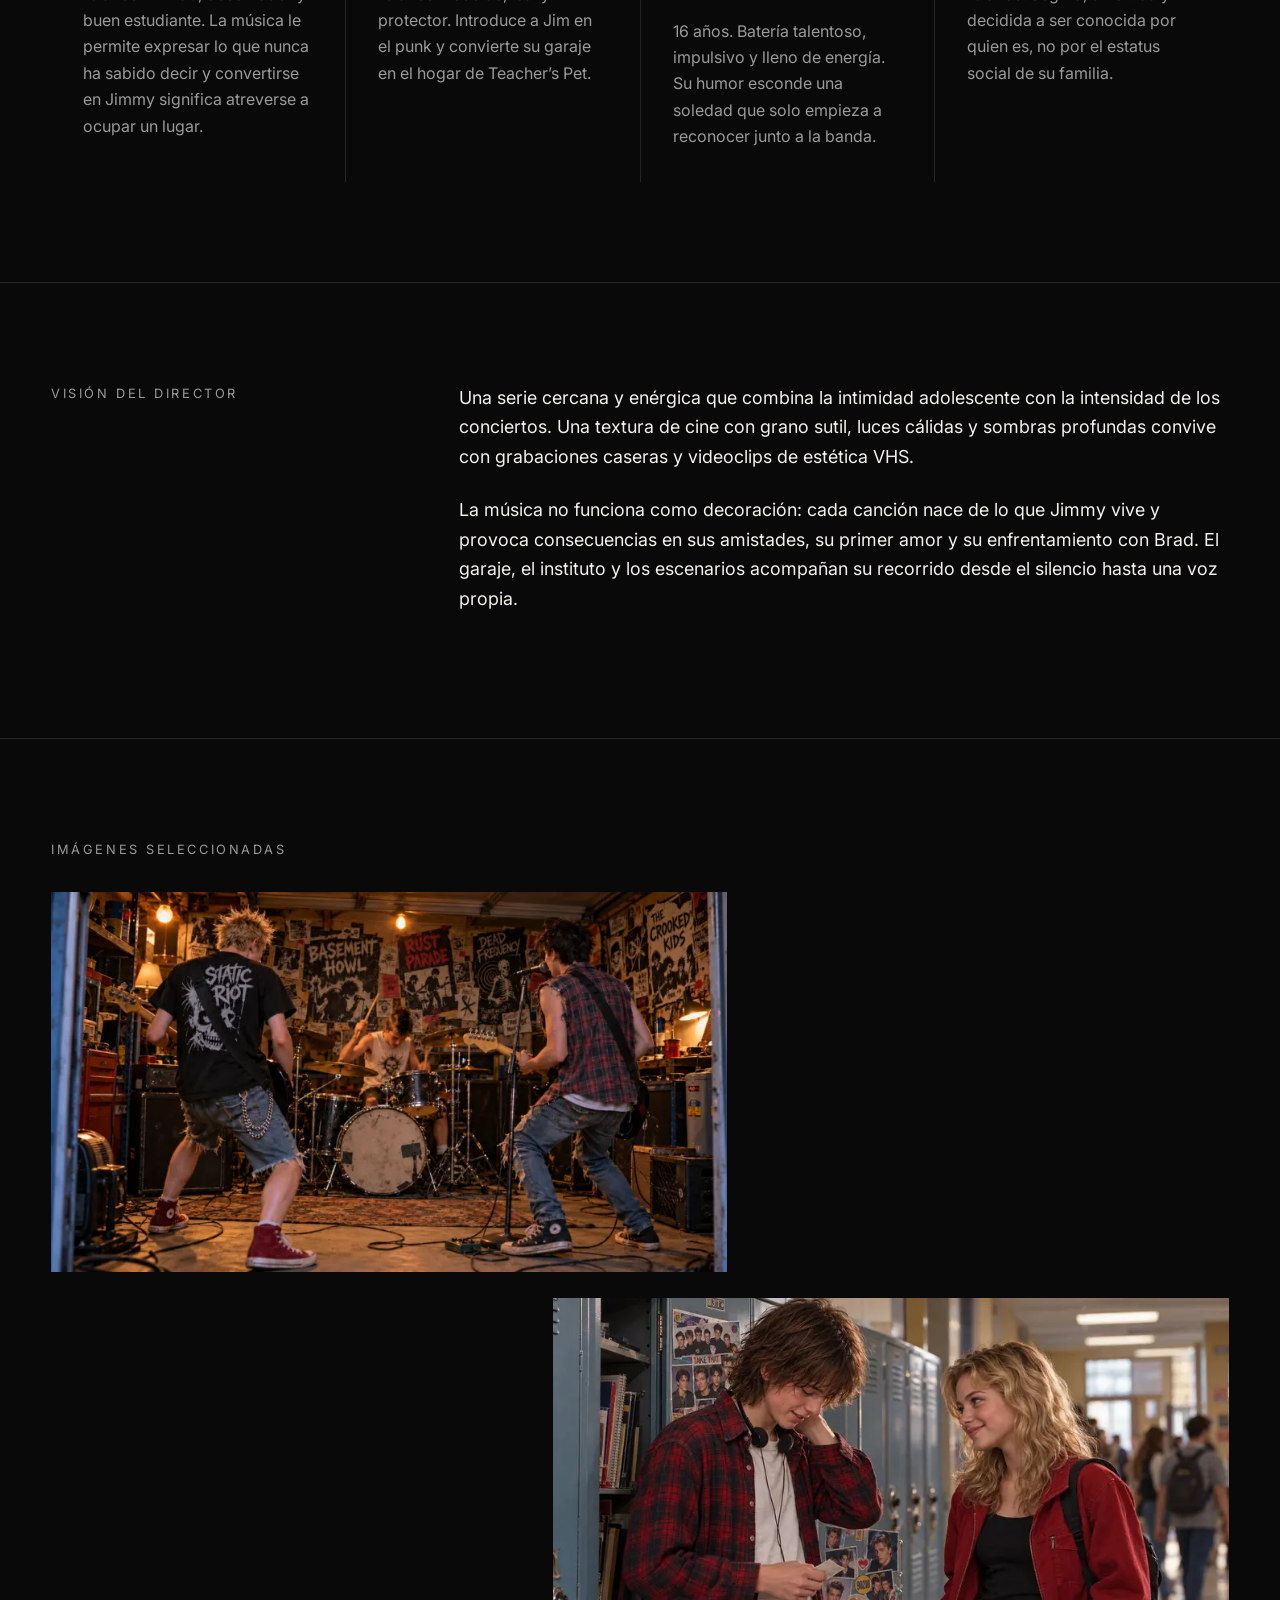
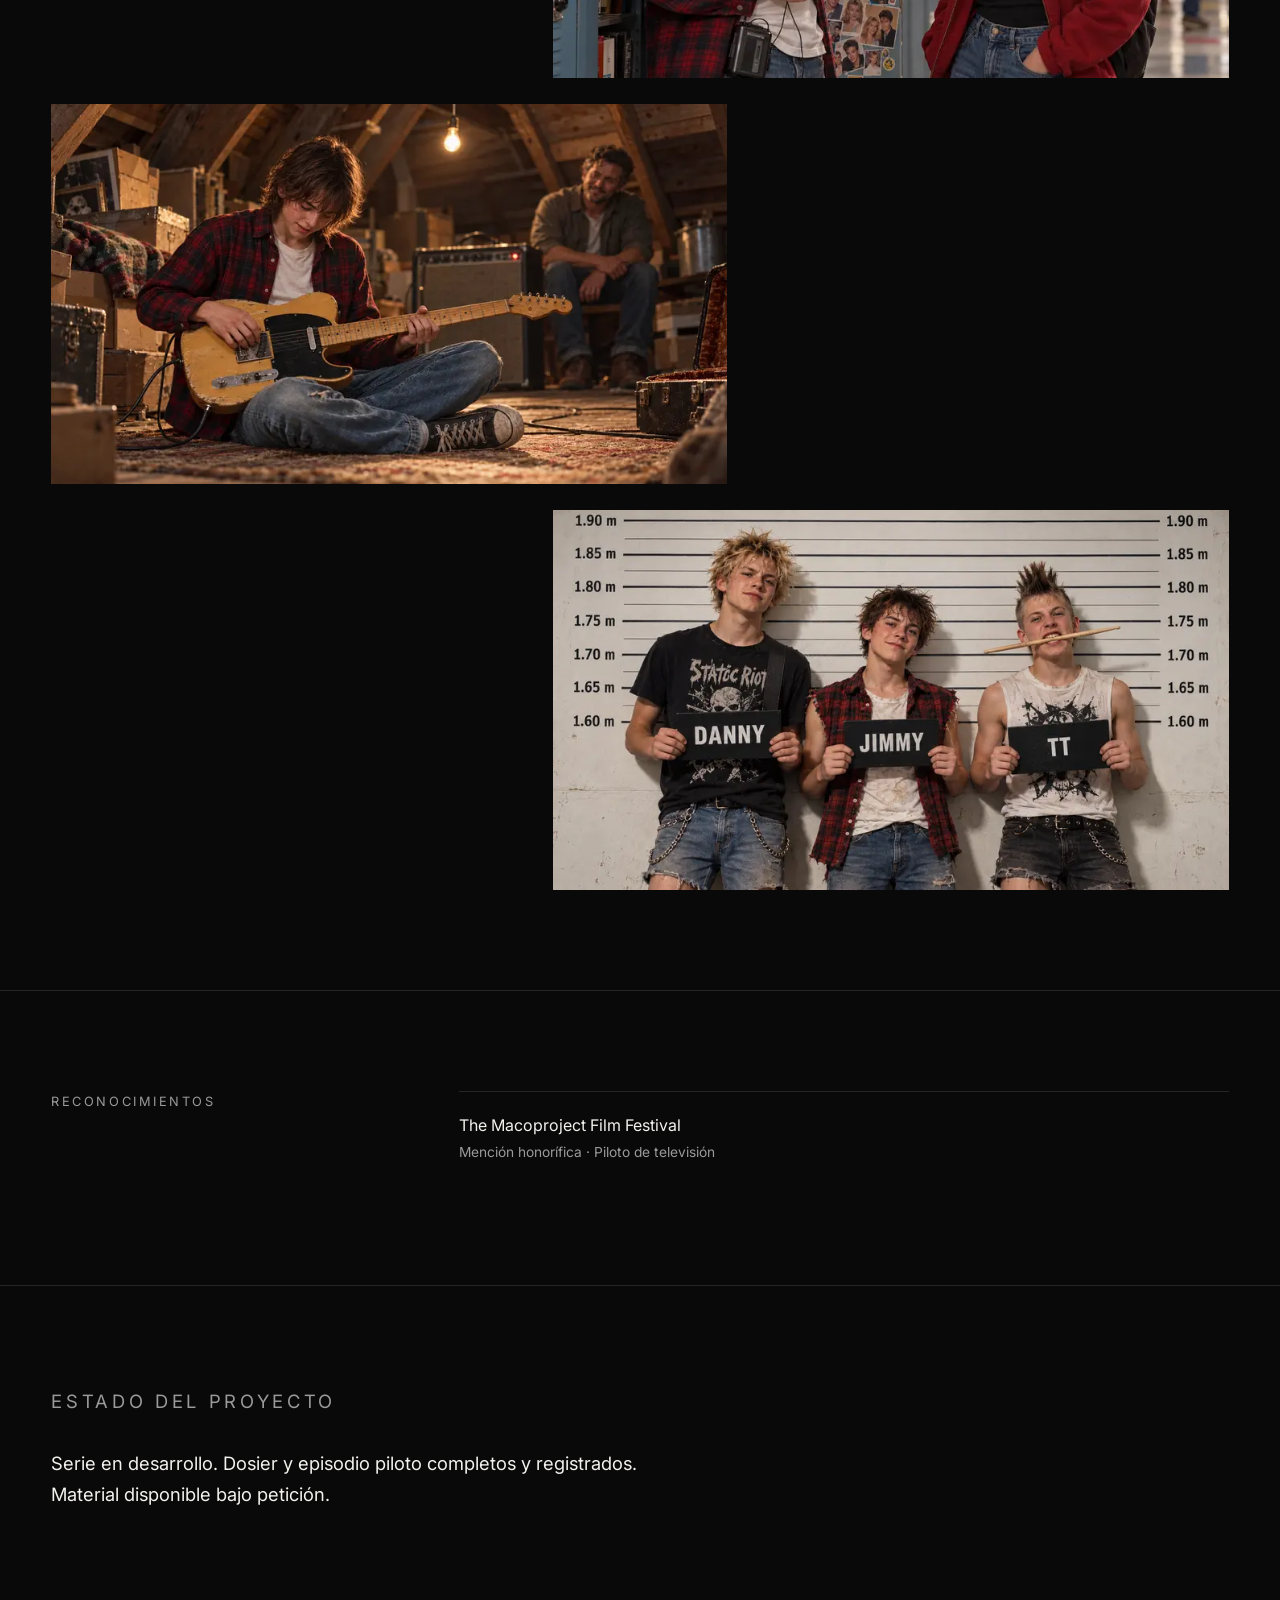
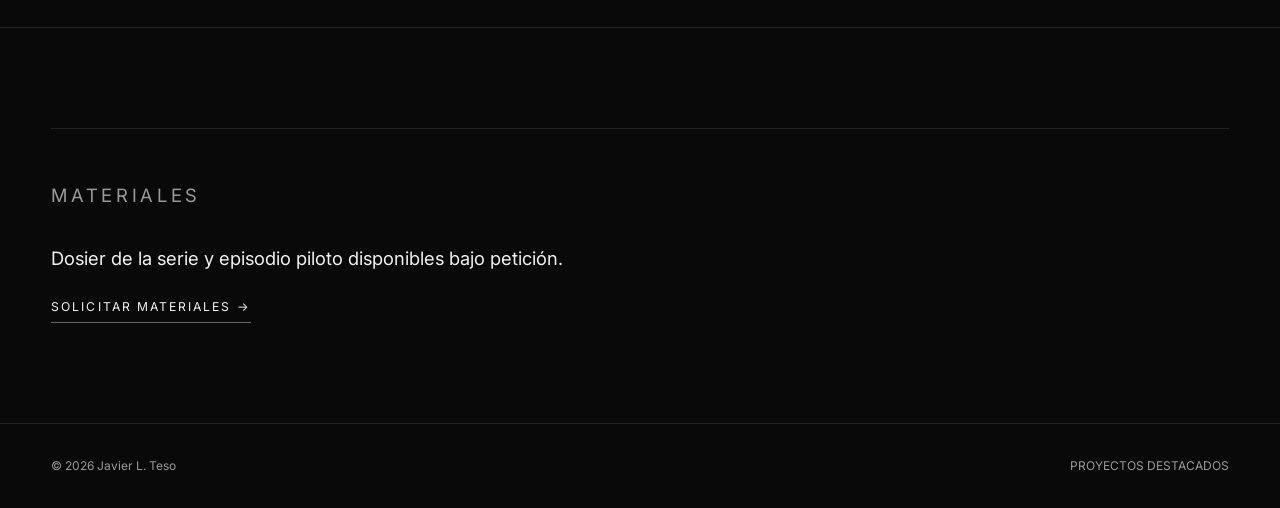
<file: rockstar/index.html>
<!doctype html>
<html lang="en">
<head>
<meta charset="utf-8">
<meta name="viewport" content="width=device-width,initial-scale=1">
<title>Rockstar — Javier L. Teso</title>
<meta name="description" content="Rockstar is a three-season youth musical drama television series created by Javier L. Teso.">
<meta property="og:title" content="Rockstar">
<meta property="og:description" content="Make noise or disappear.">
<meta property="og:type" content="website">
<meta property="og:url" content="https://javierteso.com/rockstar/">
<meta property="og:image" content="https://javierteso.com/assets/rockstar-hero.webp">
<link rel="canonical" href="https://javierteso.com/rockstar/">
<meta property="og:image:width" content="1672">
<meta property="og:image:height" content="941">
<meta name="twitter:card" content="summary_large_image">
<link rel="icon" type="image/svg+xml" href="/favicon.svg?v=2">
<link rel="stylesheet" href="/styles.css">
</head>
<body data-page="rockstar">
<header class="site-header">
<nav class="nav shell" aria-label="Main navigation" data-i18n-aria="nav.label">
<a class="brand" href="/">JAVIER L. TESO</a>
<button class="menu-button" aria-label="Open menu" data-i18n-aria="nav.open" aria-expanded="false"><span></span><span></span></button>
<div class="nav-links">
<a href="/#work" data-i18n="nav.work">WORK</a>
<a href="/about/" data-i18n="nav.about">ABOUT</a>
<a href="/contact/" data-i18n="nav.contact">CONTACT</a>
</div>
<button class="language-toggle" type="button" aria-label="Switch to Spanish" data-i18n-aria="language.switch"><span class="lang-en">EN</span><span aria-hidden="true">/</span><span class="lang-es">ES</span></button>
</nav>
</header>
<main>
<section class="project-hero">
<img class="project-hero-image" width="1672" height="941" fetchpriority="high" decoding="async" src="/assets/rockstar-hero.webp" srcset="/assets/rockstar-hero-840.webp 840w, /assets/rockstar-hero.webp 1672w" sizes="100vw" alt="Teacher’s Pet walk into a blinding stage as the audience waits beyond." data-i18n-alt="alt.rockstar.hero">
<div class="project-title shell">
<div>
<p class="eyebrow" data-i18n="genre.rockstar">Youth Musical Drama · Television Series</p>
<h1>ROCKSTAR</h1>
</div>
<p class="tagline" data-i18n="tagline.rockstar">Make noise or disappear.</p>
</div>
</section>
<section class="section shell">
<div class="content-grid reveal">
<p class="eyebrow" data-i18n="section.logline">Logline</p>
<div class="prose">
<p class="logline" data-i18n="rockstar.logline">At a 1990s American high school, a shy teenager bullied by an older student forms a punk band with friends who become his new family and falls in love with a girl from his class. Music will give him the courage to express himself, stop hiding and stand up to the person making his life impossible.</p>
</div>
</div>
</section>
<section class="section shell">
<div class="content-grid reveal">
<p class="eyebrow" data-i18n="section.format">FORMAT</p>
<div class="prose"><p class="logline" data-i18n="rockstar.format">Three seasons of nine 40–45 minute episodes, with potential special finales of up to 90 minutes.</p></div>
</div>
</section>
<section class="section shell">
<div class="content-grid reveal">
<p class="eyebrow" data-i18n="section.story">The story</p>
<div class="prose">
<p data-i18n="rockstar.story1">In the mid-1990s, Jim starts high school trying to remain invisible. There he meets Sherry, becomes Brad’s target and discovers punk through Danny. With Tommy “TT” Thunder on drums, they form Teacher’s Pet and turn a garage into the centre of a new family.</p>
<p data-i18n="rockstar.story2">Between disastrous rehearsals and first concerts, Jim finds his voice, grows closer to Sherry and turns humiliation into songs. Taking the name Jimmy gives him the courage to be heard, but growing up will also mean making mistakes, accepting their consequences and learning to care for the people he loves.</p>
</div>
</div>
</section>
<section class="section shell genpets-facts-section">
<p class="eyebrow" data-i18n="rockstar.band.heading">Teacher’s Pet</p>
<div class="genpets-facts reveal">
<div class="genpets-fact"><span>01</span><strong>JIMMY<br><span data-i18n="rockstar.role.guitarVoice">GUITAR / VOICE</span></strong></div>
<div class="genpets-fact"><span>02</span><strong>DANNY<br><span data-i18n="rockstar.role.bass">BASS</span></strong></div>
<div class="genpets-fact"><span>03</span><strong>TT<br><span data-i18n="rockstar.role.drums">DRUMS</span></strong></div>
</div>
<p class="lead" data-i18n="rockstar.band.lead">Three friends. One garage. The noise they need to stop hiding.</p>
</section>
<section class="section shell">
<p class="eyebrow" data-i18n="section.characters">Characters</p>
<div class="characters reveal">
<div class="character"><h3>JIM / JIMMY</h3><p data-i18n="rockstar.character.jimmy">15. Shy, observant and a good student. Music allows him to express what he has never known how to say, and becoming Jimmy means daring to take up space.</p></div>
<div class="character"><h3>DANNY</h3><p data-i18n="rockstar.character.danny">16. Rebellious, loyal and protective. He introduces Jim to punk and turns his garage into the home of Teacher’s Pet.</p></div>
<div class="character"><h3>TOMMY “TT” THUNDER</h3><p data-i18n="rockstar.character.tt">16. A talented, impulsive drummer bursting with energy. His humour conceals a loneliness he only begins to acknowledge with the band.</p></div>
<div class="character"><h3>SHERRY</h3><p data-i18n="rockstar.character.sherry">15. Confident, funny and determined to be known for who she is, not by her family’s social status.</p></div>
</div>
</section>
<section class="section shell">
<div class="content-grid reveal">
<p class="eyebrow" data-i18n="section.vision">Director's vision</p>
<div class="prose">
<p data-i18n="rockstar.vision1">A close, energetic series combining adolescent intimacy with the intensity of live performance. A film texture with subtle grain, warm light and deep shadows lives alongside home recordings and VHS-style music videos.</p>
<p data-i18n="rockstar.vision2">Music is never decoration: every song grows out of Jimmy’s life and affects his friendships, first love and confrontation with Brad. The garage, school and stages trace his journey from silence to finding his own voice.</p>
</div>
</div>
</section>
<section class="section shell">
<p class="eyebrow" data-i18n="section.images">Selected images</p>
<div class="gallery">
<figure class="reveal"><img width="1672" height="941" loading="lazy" decoding="async" src="/assets/rockstar-garage.webp" srcset="/assets/rockstar-garage-840.webp 840w, /assets/rockstar-garage.webp 1672w" sizes="(max-width:800px) 100vw, 58vw" alt="Jimmy, Danny and TT rehearse among amplifiers and punk posters in the garage." data-i18n-alt="alt.rockstar.garage"></figure>
<figure class="reveal"><img width="1672" height="941" loading="lazy" decoding="async" src="/assets/rockstar-lockers.webp" srcset="/assets/rockstar-lockers-840.webp 840w, /assets/rockstar-lockers.webp 1672w" sizes="(max-width:800px) 100vw, 58vw" alt="Jimmy and Sherry talk beside the high-school lockers." data-i18n-alt="alt.rockstar.lockers"></figure>
<figure class="reveal"><img width="1672" height="941" loading="lazy" decoding="async" src="/assets/rockstar-father-guitar.webp" srcset="/assets/rockstar-father-guitar-840.webp 840w, /assets/rockstar-father-guitar.webp 1672w" sizes="(max-width:800px) 100vw, 58vw" alt="Jimmy’s father teaches him a chord on an old Telecaster." data-i18n-alt="alt.rockstar.father"></figure>
<figure class="reveal"><img width="1672" height="941" loading="lazy" decoding="async" src="/assets/rockstar-band.webp" srcset="/assets/rockstar-band-840.webp 840w, /assets/rockstar-band.webp 1672w" sizes="(max-width:800px) 100vw, 58vw" alt="Jimmy, Danny and TT pose together as Teacher’s Pet." data-i18n-alt="alt.rockstar.band"></figure>
</div>
</section>
<section class="section shell">
<div class="content-grid">
<p class="eyebrow" data-i18n="section.recognition">Recognition</p>
<div class="recognition">
<div class="award"><p>The Macoproject Film Festival</p><span data-i18n="award.rockstarMention">Honorable Mention · Television Pilot</span></div>
</div>
</div>
</section>
<section class="section shell">
<div class="status"><div>
<p class="eyebrow" data-i18n="section.status">Project status</p>
<p data-i18n="rockstar.status">Series in development. Series bible and pilot episode complete and registered. Materials available on request.</p>
</div></div>
</section>
<section class="section shell materials-section">
<div class="status"><div>
<p class="eyebrow" data-i18n="section.materials">MATERIALS</p>
<p data-i18n="rockstar.materials">Series bible and pilot episode available on request.</p>
<a class="text-link" href="/contact/?reason=materials&amp;project=Rockstar" data-i18n="materials.request">REQUEST MATERIALS →</a>
</div></div>
</section>
</main>
<footer class="footer"><div class="shell"><span>© 2026 Javier L. Teso</span><a href="/" data-i18n="home.work.label">Selected work</a></div></footer>
<script src="/site.js"></script>
</body>
</html>
</file>
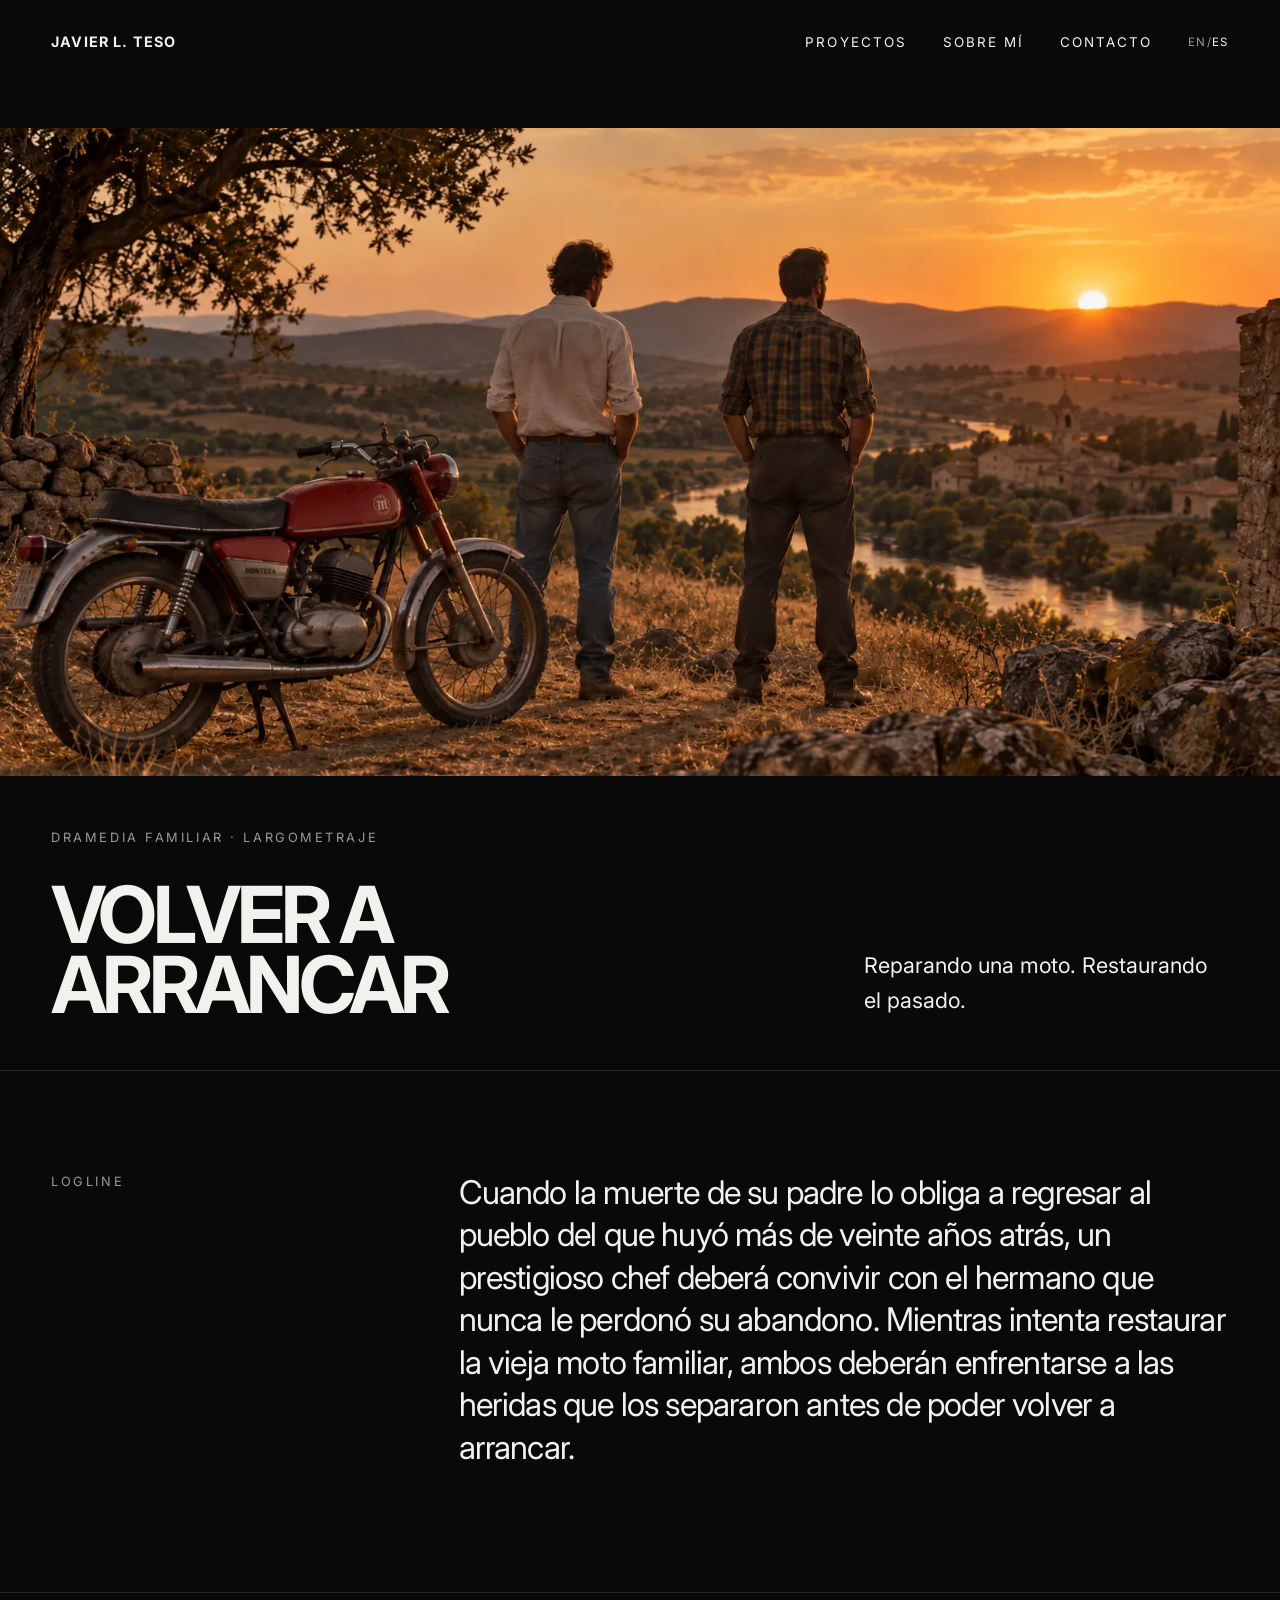
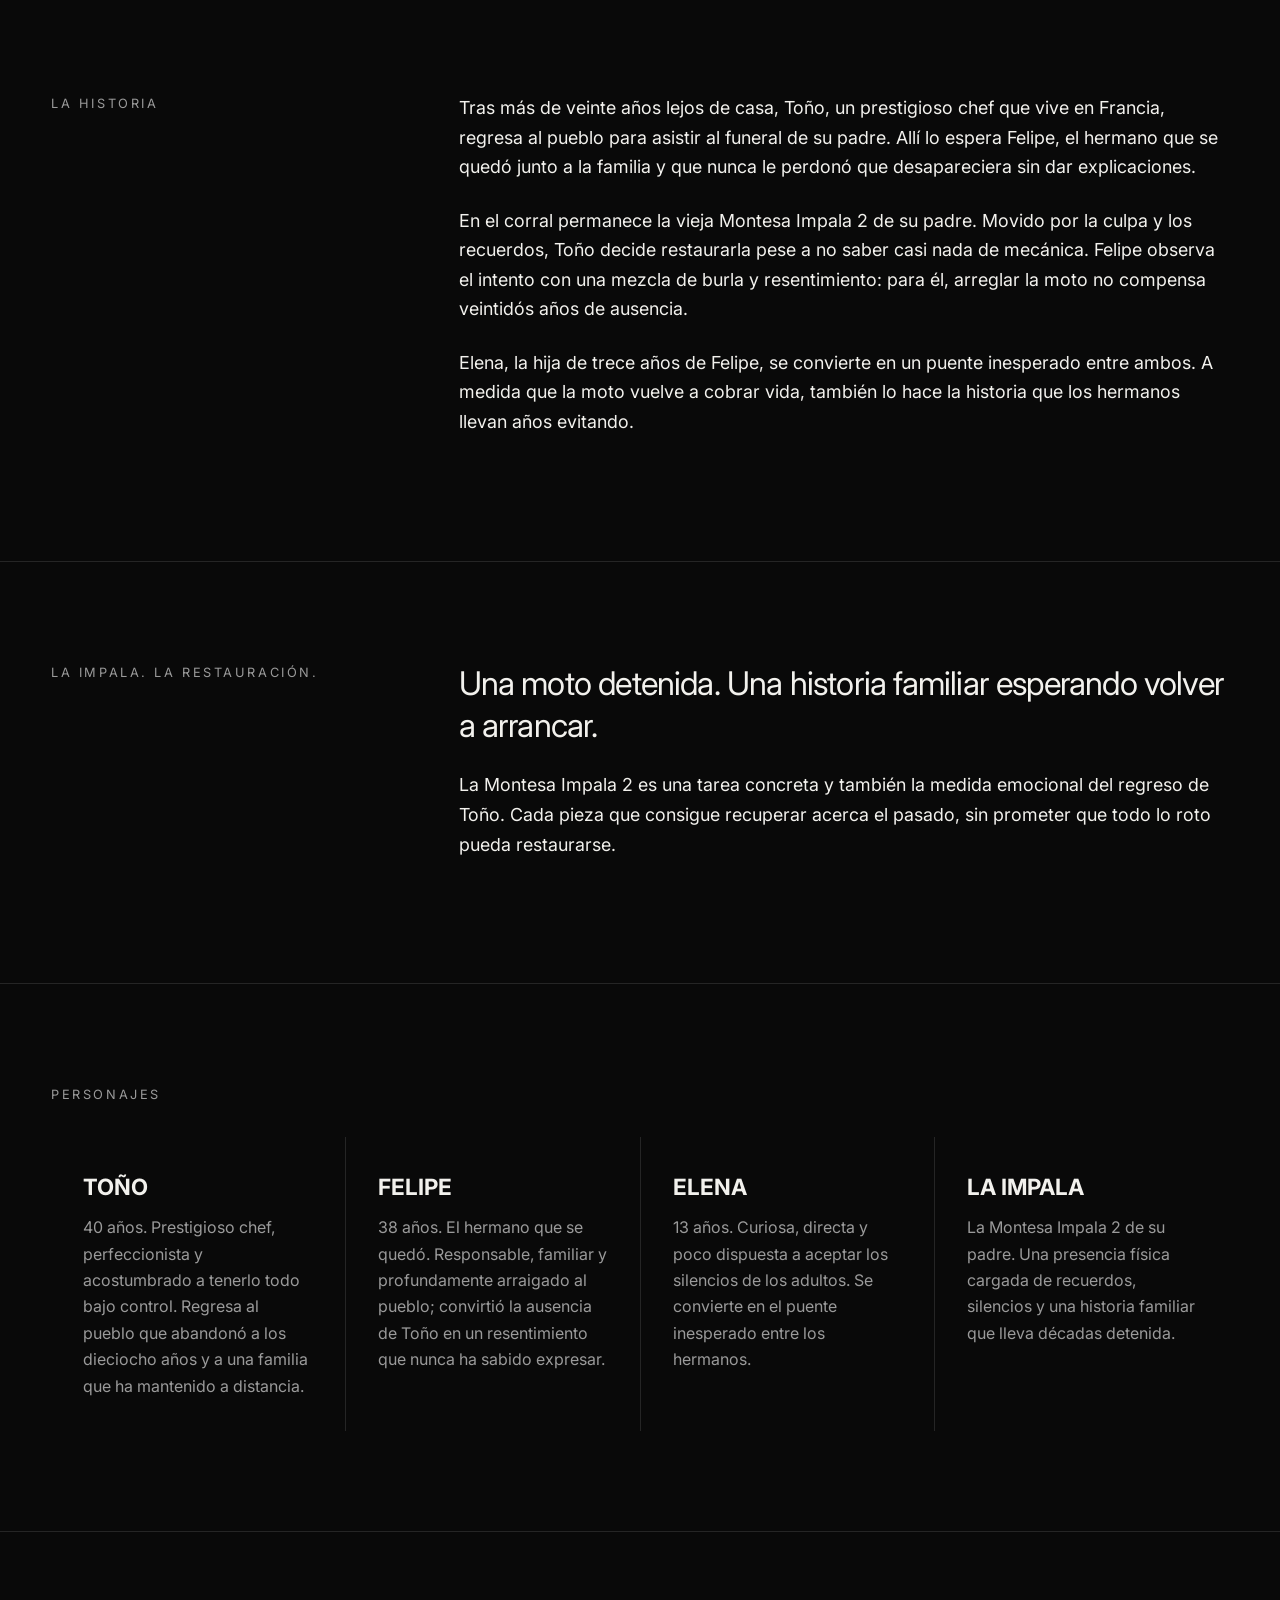
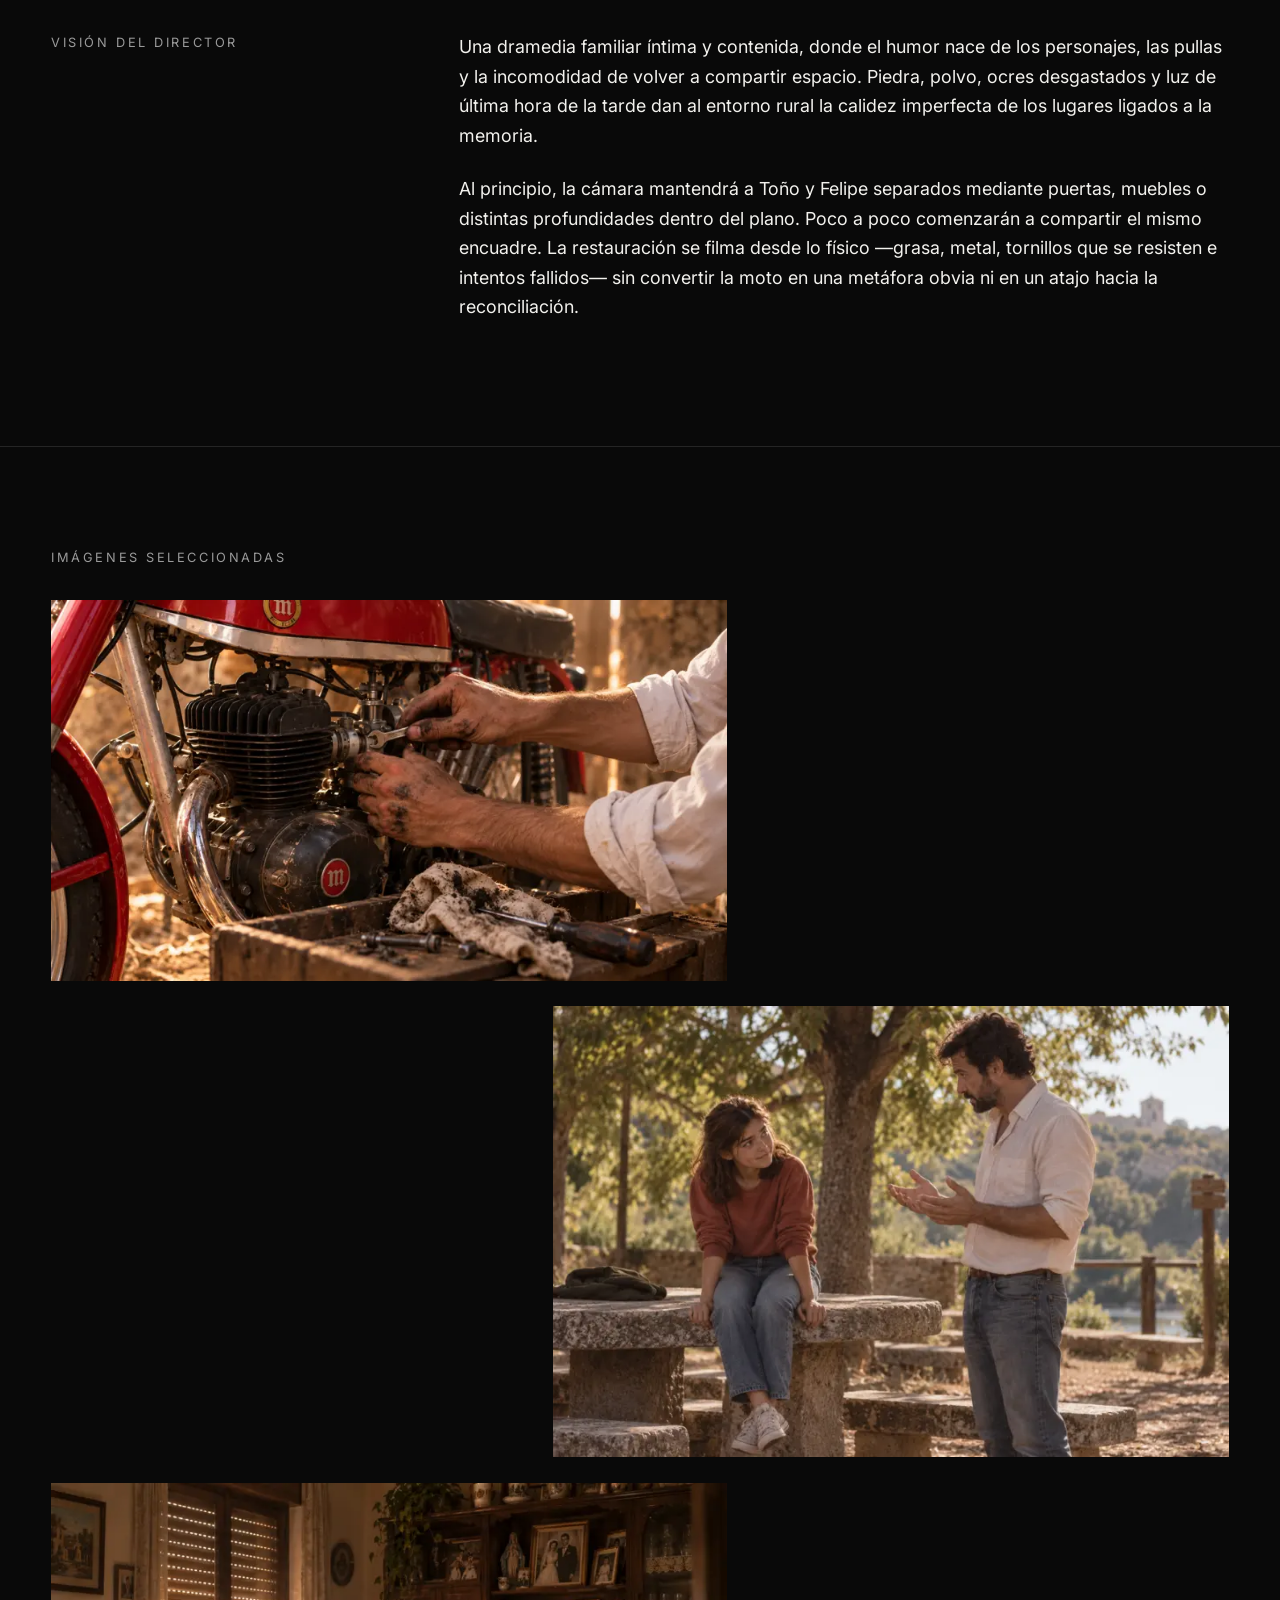
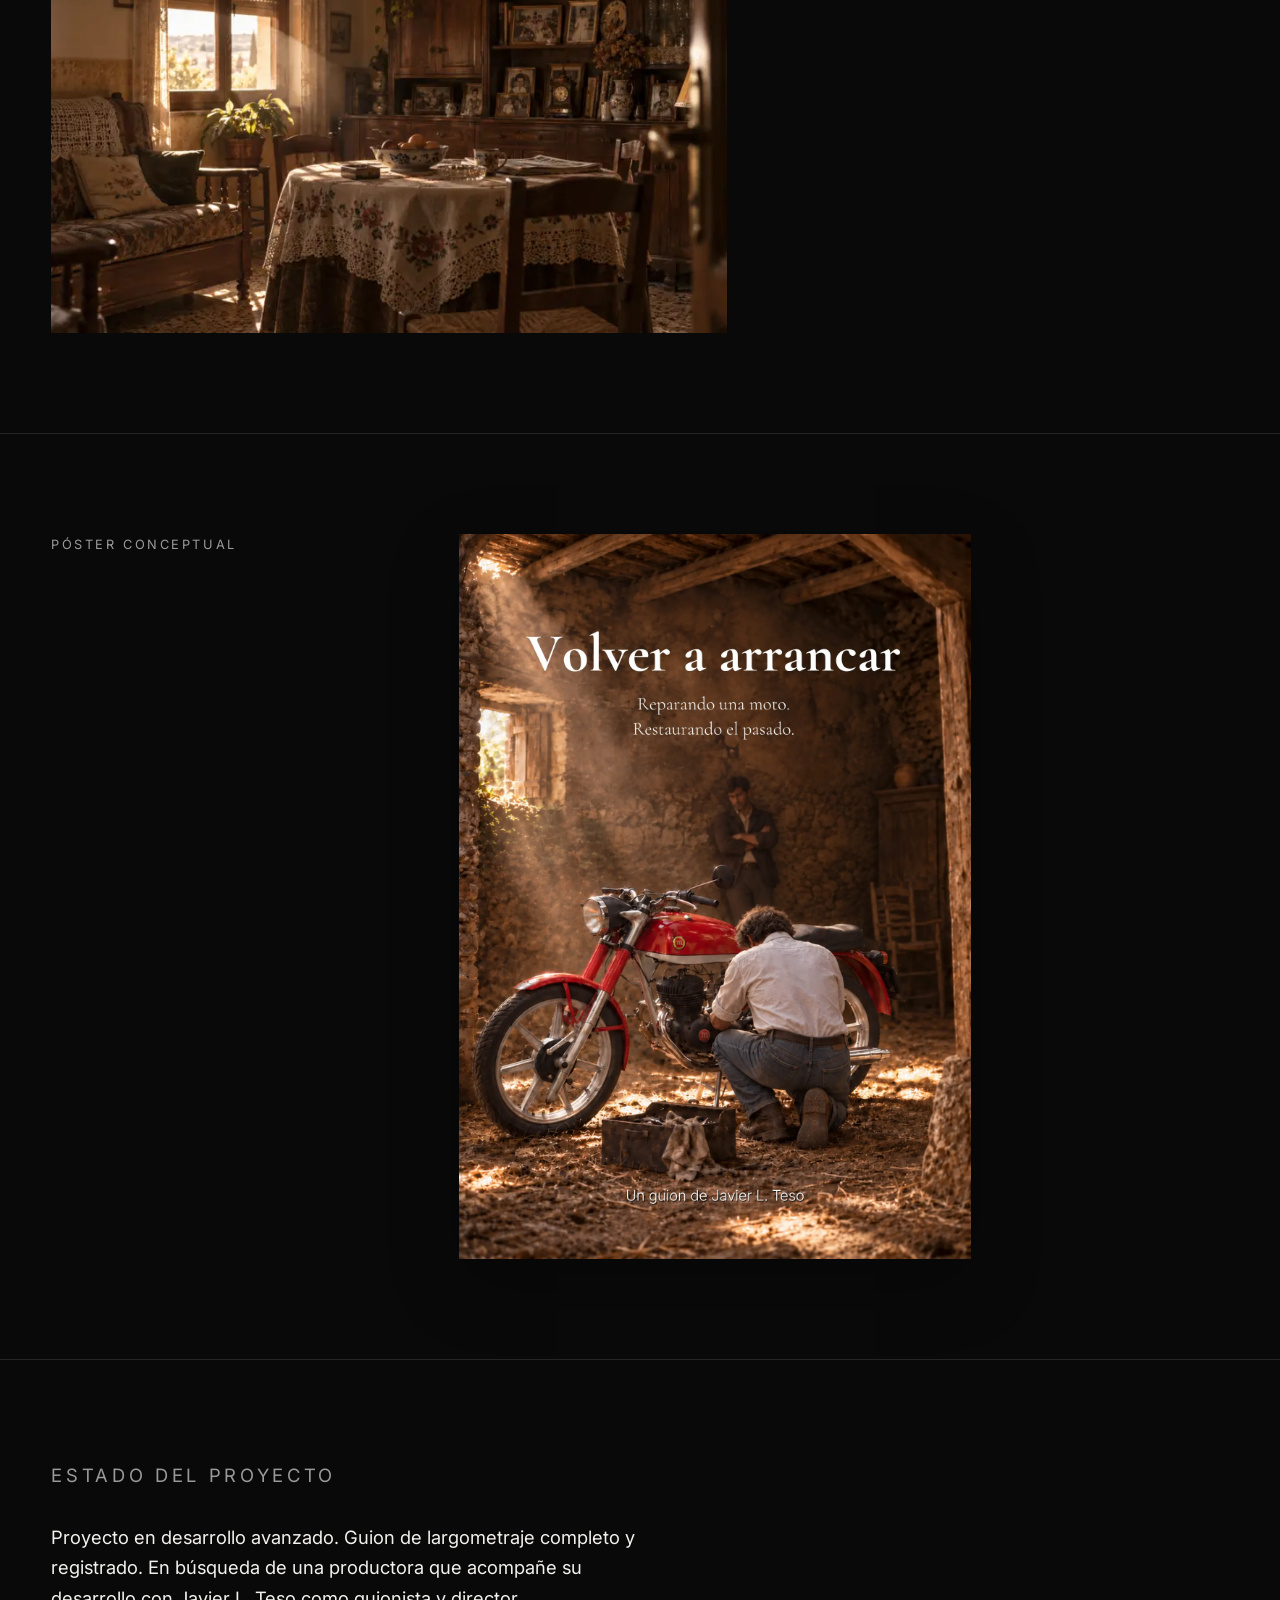
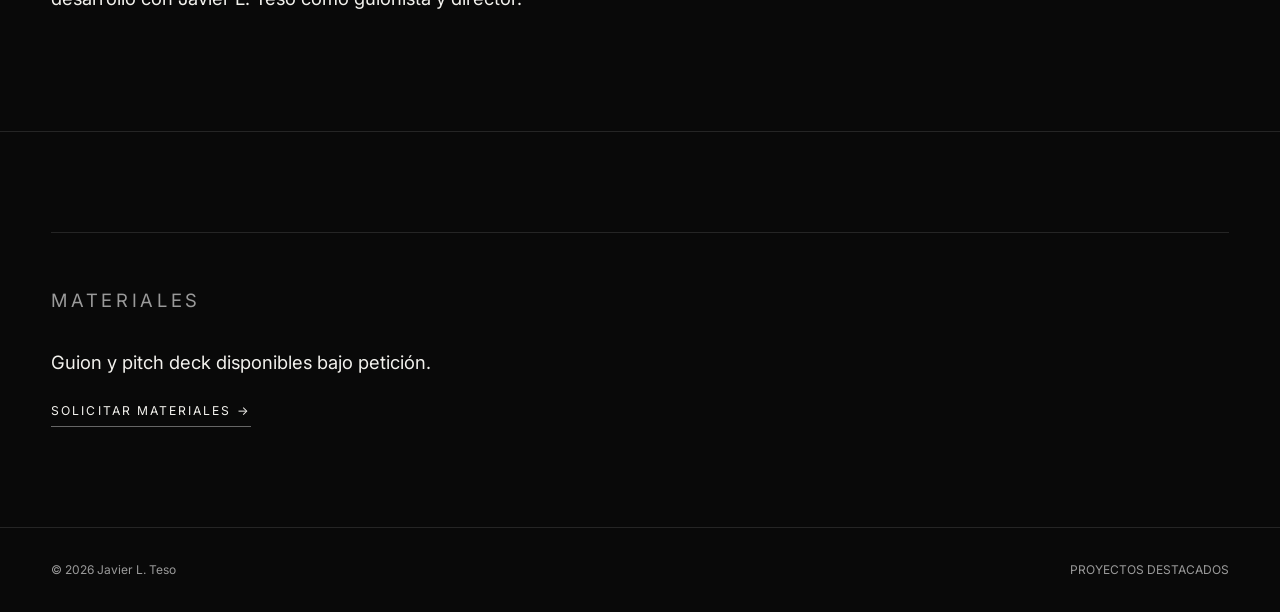
<file: volver-a-arrancar/index.html>
<!doctype html>
<html lang="en">
<head>
<meta charset="utf-8">
<meta name="viewport" content="width=device-width,initial-scale=1">
<title>Back in Gear — Javier L. Teso</title>
<meta name="description" content="Back in Gear is a family dramedy feature screenplay about two brothers and a Montesa Impala 2.">
<meta property="og:title" content="Back in Gear">
<meta property="og:description" content="Repairing a motorcycle. Restoring the past.">
<meta property="og:type" content="website">
<meta property="og:url" content="https://javierteso.com/volver-a-arrancar/">
<meta property="og:image" content="https://javierteso.com/assets/volver-hero-sunset.webp">
<link rel="canonical" href="https://javierteso.com/volver-a-arrancar/">
<meta property="og:image:width" content="1672">
<meta property="og:image:height" content="941">
<meta name="twitter:card" content="summary_large_image">
<link rel="icon" type="image/svg+xml" href="/favicon.svg?v=2">
<link rel="stylesheet" href="/styles.css">
</head>
<body data-page="volver">
<header class="site-header">
<nav class="nav shell" aria-label="Main navigation" data-i18n-aria="nav.label">
<a class="brand" href="/">JAVIER L. TESO</a>
<button class="menu-button" aria-label="Open menu" data-i18n-aria="nav.open" aria-expanded="false">
<span>
</span>
<span>
</span>
</button>
<div class="nav-links">
<a href="/#work" data-i18n="nav.work">WORK</a>
<a href="/about/" data-i18n="nav.about">ABOUT</a>
<a href="/contact/" data-i18n="nav.contact">CONTACT</a>
</div>
<button class="language-toggle" type="button" aria-label="Switch to Spanish" data-i18n-aria="language.switch"><span class="lang-en">EN</span><span aria-hidden="true">/</span><span class="lang-es">ES</span></button>
</nav>
</header>
<main>
<section class="project-hero">
<img class="project-hero-image" width="1672" height="941" fetchpriority="high" decoding="async" src="/assets/volver-hero-sunset.webp" srcset="/assets/volver-hero-sunset-840.webp 840w, /assets/volver-hero-sunset.webp 1672w" sizes="100vw" alt="Toño and Felipe overlook the valley at sunset beside the Montesa Impala 2." data-i18n-alt="alt.volver.hero">
<div class="project-title shell">
<div>
<p class="eyebrow" data-i18n="genre.volver">Family Dramedy · Feature Film</p>
<h1 data-i18n-html="title.volver">BACK IN<br>GEAR</h1>
</div>
<p class="tagline" data-i18n="tagline.volver">Repairing a motorcycle. Restoring the past.</p>
</div>
</section>
<section class="section shell">
<div class="content-grid reveal">
<p class="eyebrow" data-i18n="section.logline">Logline</p>
<div class="prose">
<p class="logline" data-i18n="volver.logline">After his father's death forces him back to the village he fled more than twenty years ago, a celebrated chef must live under the same roof as the brother who never forgave him for leaving. As he attempts to restore their father's old motorcycle, both men are forced to confront the wounds that kept them apart before they can start again.</p>
</div>
</div>
</section>
<section class="section shell">
<div class="content-grid reveal">
<p class="eyebrow" data-i18n="section.story">The story</p>
<div class="prose">
<p data-i18n="volver.story1">After more than twenty years away, Toño, a celebrated chef living in France, returns to his village for his father's funeral. Felipe, the brother who stayed behind, has never forgiven him for disappearing without an explanation.</p>
<p data-i18n="volver.story2">In the family corral, their father's old Montesa Impala 2 has been waiting for decades. Driven by guilt and memory, Toño decides to restore it despite knowing almost nothing about mechanics. Felipe watches with a mixture of mockery and resentment: fixing a motorcycle cannot repair twenty-two years of absence.</p>
<p data-i18n="volver.story3">Felipe's thirteen-year-old daughter, Elena, becomes an unexpected bridge between them. As the motorcycle slowly comes back to life, so does the family history both brothers have spent years avoiding.</p>
</div>
</div>
</section>
<section class="section shell">
<div class="content-grid reveal">
<p class="eyebrow" data-i18n="volver.impala.heading">The Impala. The restoration.</p>
<div class="prose">
<p class="logline" data-i18n="volver.impala.lead">A motorcycle standing still. A family history waiting to move again.</p>
<p data-i18n="volver.impala.body">The Montesa Impala 2 is both a concrete task and the emotional measure of Toño's return. Every part he manages to recover brings the past closer, without promising that everything broken can be restored.</p>
</div>
</div>
</section>
<section class="section shell">
<p class="eyebrow" data-i18n="section.characters">Characters</p>
<div class="characters reveal">
<div class="character">
<h3>TOÑO</h3>
<p data-i18n="volver.character.tono">40. A celebrated chef, perfectionist and used to having everything under control. He returns to the village he left at eighteen and to a family he has kept at a distance.</p>
</div>
<div class="character">
<h3>FELIPE</h3>
<p data-i18n="volver.character.felipe">38. The brother who stayed. Responsible, family-minded and deeply rooted in the village, he turned Toño's absence into resentment he has never known how to express.</p>
</div>
<div class="character">
<h3>ELENA</h3>
<p data-i18n="volver.character.elena">13. Curious, direct and unwilling to accept the silences of adults. She becomes the unexpected bridge between the brothers.</p>
</div>
<div class="character">
<h3 data-i18n="volver.character.impalaName">THE IMPALA</h3>
<p data-i18n="volver.character.impala">Their father's Montesa Impala 2. A physical presence loaded with memories, silences and a family history that has stood still for decades.</p>
</div>
</div>
</section>
<section class="section shell">
<div class="content-grid reveal">
<p class="eyebrow" data-i18n="section.vision">Director's vision</p>
<div class="prose">
<p data-i18n="volver.vision1">A warm, restrained family dramedy in which humour grows from character, friction and the awkwardness of sharing space again. Stone, dust, faded ochres and late-afternoon light give the rural setting the imperfect warmth of memory.</p>
<p data-i18n="volver.vision2">The camera begins by keeping Toño and Felipe apart — through doors, furniture and different planes of the frame — then gradually allows them to share space. The restoration is filmed physically: grease, rust, stubborn bolts and failed starts. The motorcycle is never a neat metaphor or a shortcut to reconciliation.</p>
</div>
</div>
</section>
<section class="section shell">
<p class="eyebrow" data-i18n="section.images">Selected images</p>
<div class="gallery">
<figure class="reveal">
<img width="1672" height="941" loading="lazy" decoding="async" src="/assets/volver-repair-detail.webp" srcset="/assets/volver-repair-detail-840.webp 840w, /assets/volver-repair-detail.webp 1672w" sizes="(max-width:800px) 100vw, 58vw" alt="Grease-stained hands work on the engine of the Montesa Impala 2." data-i18n-alt="alt.volver.repair">
</figure>
<figure class="portraitish reveal">
<img width="1536" height="1024" loading="lazy" decoding="async" src="/assets/volver-tono-elena.webp" srcset="/assets/volver-tono-elena-768.webp 768w, /assets/volver-tono-elena.webp 1536w" sizes="(max-width:800px) 100vw, 58vw" alt="Toño talks with Elena at a rural picnic area." data-i18n-alt="alt.volver.elena">
</figure>
<figure class="portraitish reveal">
<img width="1536" height="1024" loading="lazy" decoding="async" src="/assets/volver-family-room.webp" srcset="/assets/volver-family-room-768.webp 768w, /assets/volver-family-room.webp 1536w" sizes="(max-width:800px) 100vw, 58vw" alt="The lived-in dining room of the brothers' rural family home." data-i18n-alt="alt.volver.room">
</figure>
</div>
</section>
<section class="section shell" data-poster-project="volver">
<div class="poster-concept">
<p class="eyebrow" data-i18n="section.posterConcept">CONCEPT POSTER</p>
<figure class="poster-concept-frame reveal">
<button class="poster-open" type="button" aria-label="Enlarge concept poster" data-i18n-aria="poster.open">
<img width="1414" height="2000" loading="lazy" decoding="async" src="/assets/back-in-gear-concept-poster-en.webp" data-poster-en="/assets/back-in-gear-concept-poster-en.webp" data-poster-es="/assets/volver-a-arrancar-poster-conceptual-es.webp" data-alt-en="Concept poster for Back in Gear: one brother repairs the red Montesa while the other watches from the barn." data-alt-es="Póster conceptual de Volver a arrancar: un hermano repara la Montesa roja mientras el otro observa desde el corral." alt="Concept poster for Back in Gear: one brother repairs the red Montesa while the other watches from the barn.">
</button>
<dialog class="poster-dialog" aria-label="Concept poster"><button class="poster-close" type="button" aria-label="Close concept poster" data-i18n-aria="poster.close">×</button><img class="poster-expanded" alt=""></dialog>
</figure>
</div>
</section>
<section class="section shell">
<div class="status">
<div>
<p class="eyebrow" data-i18n="section.status">Project status</p>
<p data-i18n="volver.status">Project in advanced development. Feature screenplay complete and registered. Seeking a production company to support its development with Javier L. Teso as writer and director.</p>
</div>
</div>
</section>
<section class="section shell materials-section">
<div class="status">
<div>
<p class="eyebrow" data-i18n="section.materials">MATERIALS</p>
<p data-i18n="materials.available">Screenplay and pitch deck available on request.</p>
<a class="text-link" href="/contact/?reason=materials&amp;project=Back%20in%20Gear" data-i18n="materials.request">REQUEST MATERIALS →</a>
</div>
</div>
</section>
</main>
<footer class="footer">
<div class="shell">
<span>© 2026 Javier L. Teso</span>
<a href="/" data-i18n="home.work.label">Selected work</a>
</div>
</footer>
<script src="/site.js">
</script>
</body>
</html>
</file>
<file: styles.css>
@import url('https://fonts.googleapis.com/css2?family=Inter:wght@400;500;600;700&display=swap');
:root{--bg:#090909;--fg:#f2f1ed;--muted:#9a9a9a;--line:#252525;--max:1440px;--pad:clamp(1.25rem,4vw,4.5rem)}
*{box-sizing:border-box}html{scroll-behavior:smooth;background:var(--bg)}body{margin:0;background:var(--bg);color:var(--fg);font-family:Inter,ui-sans-serif,system-ui,-apple-system,BlinkMacSystemFont,"Segoe UI",sans-serif;font-size:16px;line-height:1.65;-webkit-font-smoothing:antialiased}a{color:inherit;text-decoration:none}img{display:block;width:100%;height:auto}button{font:inherit}.shell{width:min(100%,var(--max));margin:0 auto;padding-inline:var(--pad)}
.site-header{position:fixed;inset:0 0 auto;z-index:50;transition:background .5s,backdrop-filter .5s,border-color .5s;border-bottom:1px solid transparent}.site-header.scrolled,.site-header.menu-open{background:rgba(9,9,9,.9);backdrop-filter:blur(10px);border-color:var(--line)}.nav{height:5.25rem;display:flex;align-items:center;justify-content:space-between}.brand{font-size:.9rem;font-weight:700;letter-spacing:.08em}.nav-links{display:flex;gap:2.25rem;font-size:.76rem;letter-spacing:.15em}.nav-links a,.text-link{transition:color .25s}.nav-links a:hover,.nav-links a:focus-visible,.text-link:hover,.text-link:focus-visible{color:#fff}.menu-button{display:none;border:0;background:none;color:var(--fg);width:2.75rem;height:2.75rem;padding:0;cursor:pointer}.menu-button span{display:block;width:1.35rem;height:1px;background:currentColor;margin:.35rem auto;transition:transform .3s,opacity .3s}.menu-button[aria-expanded="true"] span:first-child{transform:translateY(.175rem) rotate(45deg)}.menu-button[aria-expanded="true"] span:last-child{transform:translateY(-.175rem) rotate(-45deg)}
.nav-links{margin-left:auto}.language-toggle{border:0;background:none;color:var(--muted);padding:0;margin-left:2.25rem;cursor:pointer;font-size:.72rem;letter-spacing:.12em}.language-toggle span{transition:color .2s}.language-toggle .lang-en,html[lang="es"] .language-toggle .lang-es{color:var(--fg)}html[lang="es"] .language-toggle .lang-en{color:var(--muted)}.language-toggle:focus-visible{outline:1px solid var(--fg);outline-offset:.4rem}
.home-hero{min-height:96svh;display:flex;align-items:center;padding-top:5rem}.home-hero h1{font-size:clamp(3rem,8vw,8.2rem);line-height:.9;letter-spacing:-.065em;margin:0;max-width:11ch}.role{margin:1.8rem 0 .4rem;font-size:.82rem;letter-spacing:.18em}.hero-statement{font-size:clamp(1.15rem,2vw,1.65rem);color:var(--muted);max-width:38rem;margin:0}.scroll-mark{position:absolute;bottom:2rem;font-size:.67rem;color:var(--muted);letter-spacing:.2em;writing-mode:vertical-rl}
.section{padding-block:clamp(5rem,10vw,9rem);border-top:1px solid var(--line)}.eyebrow{font-size:.72rem;letter-spacing:.2em;text-transform:uppercase;color:var(--muted);margin:0 0 2rem}.work{padding-top:3rem}.project-block{display:grid;grid-template-columns:minmax(0,1.7fr) minmax(17rem,.7fr);gap:clamp(2rem,5vw,6rem);align-items:end;padding-block:clamp(3rem,7vw,7rem);border-top:1px solid var(--line)}.project-block:first-of-type{border-top:0}.project-image{overflow:hidden;background:#111}.project-image img{aspect-ratio:16/9;object-fit:cover;transition:transform .7s ease}.project-block:hover .project-image img{transform:scale(1.015)}.count{font-size:.72rem;color:var(--muted);letter-spacing:.18em}.project-copy h2{font-size:clamp(2rem,4vw,4.3rem);line-height:.96;letter-spacing:-.045em;margin:1rem 0}.meta{color:var(--muted);font-size:.9rem}.tagline{font-size:clamp(1.05rem,1.7vw,1.35rem);max-width:25rem;margin:1.6rem 0 2rem}.text-link{display:inline-block;font-size:.76rem;letter-spacing:.17em;border-bottom:1px solid #666;padding-bottom:.35rem}.split{display:grid;grid-template-columns:1fr 1fr;gap:clamp(3rem,10vw,10rem);align-items:start}.split h2,.contact-banner h2{font-size:clamp(2.7rem,6vw,6.5rem);line-height:.92;letter-spacing:-.055em;margin:0}.lead{font-size:clamp(1.2rem,2vw,1.65rem);line-height:1.45;max-width:38rem;margin:0 0 2rem}.recognition-grid{display:grid;grid-template-columns:repeat(2,1fr);gap:4rem}.recognition h3{font-size:1.25rem;margin:0 0 2rem}.award{border-top:1px solid var(--line);padding:1.25rem 0}.award p{margin:0}.award span{color:var(--muted);font-size:.86rem}.contact-banner{display:flex;justify-content:space-between;align-items:end;gap:3rem}.contact-copy{max-width:34rem}.contact-copy p{color:var(--muted);margin:1.5rem 0 2rem}.signature{margin-top:4rem;font-size:.85rem}.signature span{display:block;color:var(--muted)}
.project-hero{min-height:100svh;display:flex;flex-direction:column;justify-content:flex-end;padding-top:8rem}.project-hero-image{width:100%;height:min(59vw,72vh);min-height:28rem;object-fit:cover}.project-title{padding-block:clamp(2rem,4vw,4rem);display:grid;grid-template-columns:1.5fr .7fr;gap:2rem;align-items:end}.project-title h1{font-size:clamp(2.8rem,7vw,7.5rem);line-height:.88;letter-spacing:-.06em;margin:0}.project-title .tagline{margin:1rem 0 0}.content-grid{display:grid;grid-template-columns:minmax(10rem,.55fr) minmax(0,1.45fr);gap:clamp(3rem,9vw,9rem)}.prose{max-width:48rem}.prose p{font-size:clamp(1.05rem,1.5vw,1.25rem);margin:0 0 1.5rem}.logline{font-size:clamp(1.65rem,3vw,3rem)!important;line-height:1.3;letter-spacing:-.025em}.rules{display:grid;grid-template-columns:1fr 1fr;gap:1px;background:var(--line)}.rule{background:var(--bg);padding:clamp(2rem,5vw,5rem)}.rule strong{display:block;font-size:clamp(2rem,4vw,4.5rem);line-height:1;letter-spacing:-.04em;margin-top:3rem}.rule span{color:var(--muted);font-size:.8rem}.gallery{display:grid;grid-template-columns:repeat(12,1fr);gap:clamp(.8rem,2vw,2rem)}.gallery figure{margin:0;grid-column:span 7}.gallery figure:nth-child(even){grid-column:6/span 7}.gallery img{aspect-ratio:16/9;object-fit:cover}.gallery figure.portraitish img{aspect-ratio:3/2}.big-statement{font-size:clamp(2.8rem,7vw,7rem);line-height:.98;letter-spacing:-.055em;margin:0;max-width:11ch}.characters{display:grid;grid-template-columns:repeat(4,1fr);gap:1px;background:var(--line)}.character{background:var(--bg);padding:2rem}.character h3{font-size:1.4rem;margin:0 0 .5rem}.character p{color:var(--muted);margin:0}.status{display:flex;justify-content:space-between;gap:3rem;align-items:end}.status p{max-width:38rem;font-size:1.15rem}.cta-email{font-size:clamp(1.6rem,4vw,4rem);line-height:1.1;border-bottom:1px solid currentColor;padding-bottom:.2rem}.about-photo{min-height:34rem;border:1px solid var(--line);overflow:hidden;background:#0d0d0d}.about-page{padding-top:10rem}.about-heading h1{font-size:clamp(3.2rem,8vw,8rem);line-height:.9;letter-spacing:-.06em;margin:0}.about-heading p{color:var(--muted);letter-spacing:.16em}.bio p{font-size:clamp(1.05rem,1.45vw,1.22rem);margin:0 0 1.4rem}.contact-page{min-height:100svh;display:flex;align-items:center;padding-top:8rem}.contact-page h1{font-size:clamp(4rem,11vw,11rem);line-height:.8;letter-spacing:-.07em;margin:0 0 4rem}.contact-details{display:grid;grid-template-columns:1fr 1fr;gap:4rem}.contact-details p{margin:0;color:var(--muted)}.email-big{font-size:clamp(1.5rem,3.8vw,3.8rem);border-bottom:1px solid currentColor;word-break:break-word}.footer{border-top:1px solid var(--line);padding:2rem 0;color:var(--muted);font-size:.75rem}.footer .shell{display:flex;justify-content:space-between;gap:2rem}
.reveal{opacity:0;transform:translateY(12px);transition:opacity .6s ease,transform .6s ease}.reveal.visible{opacity:1;transform:none}
@media(max-width:800px){.nav{height:4.5rem}.nav-links{position:absolute;top:4.5rem;left:0;right:0;display:none;flex-direction:column;padding:2rem var(--pad) 2.5rem;background:rgba(9,9,9,.97);border-top:1px solid var(--line);gap:1.4rem}.nav-links.open{display:flex}.menu-button{display:block}.home-hero{min-height:92svh}.scroll-mark{display:none}.project-block{grid-template-columns:1fr}.project-copy{padding-right:1rem}.split,.recognition-grid,.project-title,.content-grid,.contact-details{grid-template-columns:1fr}.contact-banner,.status{align-items:flex-start;flex-direction:column}.project-hero{min-height:auto}.project-hero-image{height:60svh;min-height:24rem}.project-title{padding-bottom:4rem}.rules{grid-template-columns:1fr}.gallery{display:block}.gallery figure{margin-bottom:1rem}.characters{grid-template-columns:1fr 1fr}.about-photo{min-height:26rem;order:-1}.contact-page{padding-block:9rem 5rem}.footer .shell{flex-direction:column;gap:.5rem}}
@media(max-width:480px){.characters{grid-template-columns:1fr}.project-hero-image{height:52svh}.home-hero h1{font-size:3.55rem}.section{padding-block:4.5rem}}
@media(prefers-reduced-motion:reduce){html{scroll-behavior:auto}.reveal{opacity:1;transform:none;transition:none}.project-image img{transition:none}}

/* Final editorial refinements */
.contact-banner h2{font-size:clamp(2.7rem,5.4vw,5.5rem)}
.contact-page h1{font-size:clamp(4rem,7.4vw,7rem)}

/* Contact form */
.contact-page{align-items:flex-start;padding-block:clamp(9rem,14vw,12rem) clamp(5rem,10vw,9rem)}.contact-details{align-items:start}.contact-form{display:grid;gap:2rem}.form-field{position:relative}.form-field label{display:block;margin-bottom:.55rem;color:var(--muted);font-size:.7rem;letter-spacing:.17em;text-transform:uppercase}.form-field label span{letter-spacing:.08em}.form-field input,.form-field select,.form-field textarea{display:block;width:100%;border:0;border-bottom:1px solid #4a4a4a;border-radius:0;padding:.55rem 0 .8rem;background:transparent;color:var(--fg);font:inherit;outline:none;transition:border-color .2s}.form-field select{appearance:none;background-image:linear-gradient(45deg,transparent 50%,var(--muted) 50%),linear-gradient(135deg,var(--muted) 50%,transparent 50%);background-position:calc(100% - 10px) 50%,calc(100% - 5px) 50%;background-size:5px 5px,5px 5px;background-repeat:no-repeat;padding-right:1.5rem}.form-field select option{background:#111;color:var(--fg)}.form-field textarea{resize:vertical;min-height:9rem}.form-field input:focus,.form-field select:focus,.form-field textarea:focus{border-color:var(--fg)}.form-field [aria-invalid="true"]{border-color:#d76a6a}.field-error{display:block;min-height:1.2rem;padding-top:.35rem;color:#e58a8a;font-size:.75rem}.form-honeypot{position:absolute!important;width:1px!important;height:1px!important;overflow:hidden!important;clip:rect(1px,1px,1px,1px)!important;white-space:nowrap!important}.contact-filter{font-size:.8rem!important;line-height:1.55;color:var(--muted);max-width:42rem}.form-submit{justify-self:start;border:0;border-bottom:1px solid #666;border-radius:0;padding:0 0 .35rem;background:none;color:var(--fg);font-size:.76rem;letter-spacing:.17em;cursor:pointer}.form-submit:disabled{cursor:wait;opacity:.55}.form-status{border-top:1px solid var(--line);padding-top:1.2rem}.form-status strong,.form-status span{display:block}.form-status strong{letter-spacing:.12em}.form-status span{margin-top:.35rem;color:var(--muted)}.form-status.error{color:#e58a8a}@media(max-width:800px){.contact-details{gap:4.5rem}.contact-form{gap:1.6rem}}
.gallery figure.repair-inset{grid-column:2/span 5;max-width:487px;justify-self:start}
.gallery figure.repair-inset img{aspect-ratio:487/274}
.poster-concept{display:grid;grid-template-columns:minmax(10rem,.55fr) minmax(0,1.45fr);gap:clamp(3rem,9vw,9rem);align-items:start}
.poster-concept-frame{width:min(100%,32rem);margin:0;justify-self:start}
.poster-open{display:block;width:100%;padding:0;border:0;background:none;color:inherit;cursor:zoom-in}
.poster-open img{display:block;width:100%;height:auto;object-fit:contain;box-shadow:0 1.5rem 4rem rgba(0,0,0,.28);transition:transform .35s ease,box-shadow .35s ease}
.poster-open:hover img,.poster-open:focus-visible img{transform:translateY(-.25rem);box-shadow:0 2rem 5rem rgba(0,0,0,.42)}
.poster-open:focus-visible{outline:1px solid var(--fg);outline-offset:.5rem}
.poster-dialog{width:min(92vw,58rem);max-width:none;height:min(94vh,82rem);max-height:none;padding:0;border:0;background:transparent;color:var(--fg);overflow:visible}
.poster-dialog::backdrop{background:rgba(0,0,0,.92);backdrop-filter:blur(6px)}
.poster-expanded{display:block;width:100%;height:100%;object-fit:contain}
.poster-close{position:fixed;top:1.25rem;right:1.25rem;width:2.75rem;height:2.75rem;border:1px solid rgba(255,255,255,.45);border-radius:50%;background:rgba(0,0,0,.65);color:#fff;font:300 1.5rem/1 Arial,sans-serif;cursor:pointer;z-index:2}
.materials-section{padding-top:0}.materials-section .status{border-top:1px solid var(--line);padding-top:clamp(2rem,4vw,4rem)}
@media(max-width:800px){.gallery figure.repair-inset{max-width:487px}.poster-concept{grid-template-columns:1fr}.poster-concept-frame{width:min(100%,30rem)}}

/* Refined editorial scale */
.nav-links{font-size:.84rem}
.eyebrow{font-size:.8rem}
.project-title h1{font-size:clamp(2.85rem,6.15vw,5.75rem)}
.logline{font-size:clamp(1.55rem,2.55vw,2.375rem)!important}
.prose p{font-size:clamp(1.05rem,1.4vw,1.25rem)}
.contact-page h1{font-size:clamp(4rem,8.5vw,8.5rem)}
main:not(.home-page):not(.about-page):not(.contact-page) .section{padding-block:clamp(6.25rem,7.5vw,7rem)}
.project-block .project-copy{min-width:20rem}
.project-block:first-of-type .project-copy h2{font-size:clamp(1.9rem,3.45vw,3.85rem)}
.about-photo img{object-fit:contain;background:#090909}

/* Genpets facts — compact editorial rows */
.genpets-facts-section{padding-block:5rem!important}
.genpets-facts{border-bottom:1px solid var(--line)}
.genpets-fact{display:grid;grid-template-columns:clamp(4.5rem,8vw,7.5rem) minmax(0,1fr);align-items:center;min-height:6rem;border-top:1px solid var(--line)}
.genpets-fact span{color:var(--muted);font-size:.8rem;letter-spacing:.18em}
.genpets-fact strong{font-size:clamp(3rem,4vw,3.75rem);font-weight:600;line-height:1;letter-spacing:-.04em;white-space:nowrap}

@media(max-width:1100px){
  .genpets-fact{min-height:5.5rem}
  .genpets-fact strong{font-size:clamp(2.375rem,4.2vw,2.875rem)}
}

@media(max-width:800px){
  .language-toggle{margin-left:auto;margin-right:.4rem}
  .nav-links{font-size:.88rem}
  .eyebrow{font-size:.8rem}
  .project-title h1{font-size:clamp(2.75rem,12vw,3rem)}
  .logline{font-size:clamp(1.5rem,6.5vw,1.625rem)!important}
  .prose p{font-size:1.0625rem}
  main:not(.home-page):not(.about-page):not(.contact-page) .section{padding-block:clamp(4.5rem,12vw,5.5rem)}
  .project-block .project-copy{min-width:0}
  .genpets-facts-section{padding-block:4.5rem!important}
  .genpets-fact{grid-template-columns:3.25rem minmax(0,1fr);min-height:4.75rem}
  .genpets-fact strong{font-size:clamp(1.75rem,7.5vw,2.125rem);white-space:normal}
}

.contact-banner h2{font-size:clamp(2.7rem,5.4vw,5.5rem)}
.contact-page h1{font-size:clamp(4rem,7.4vw,7rem)}
</file>
